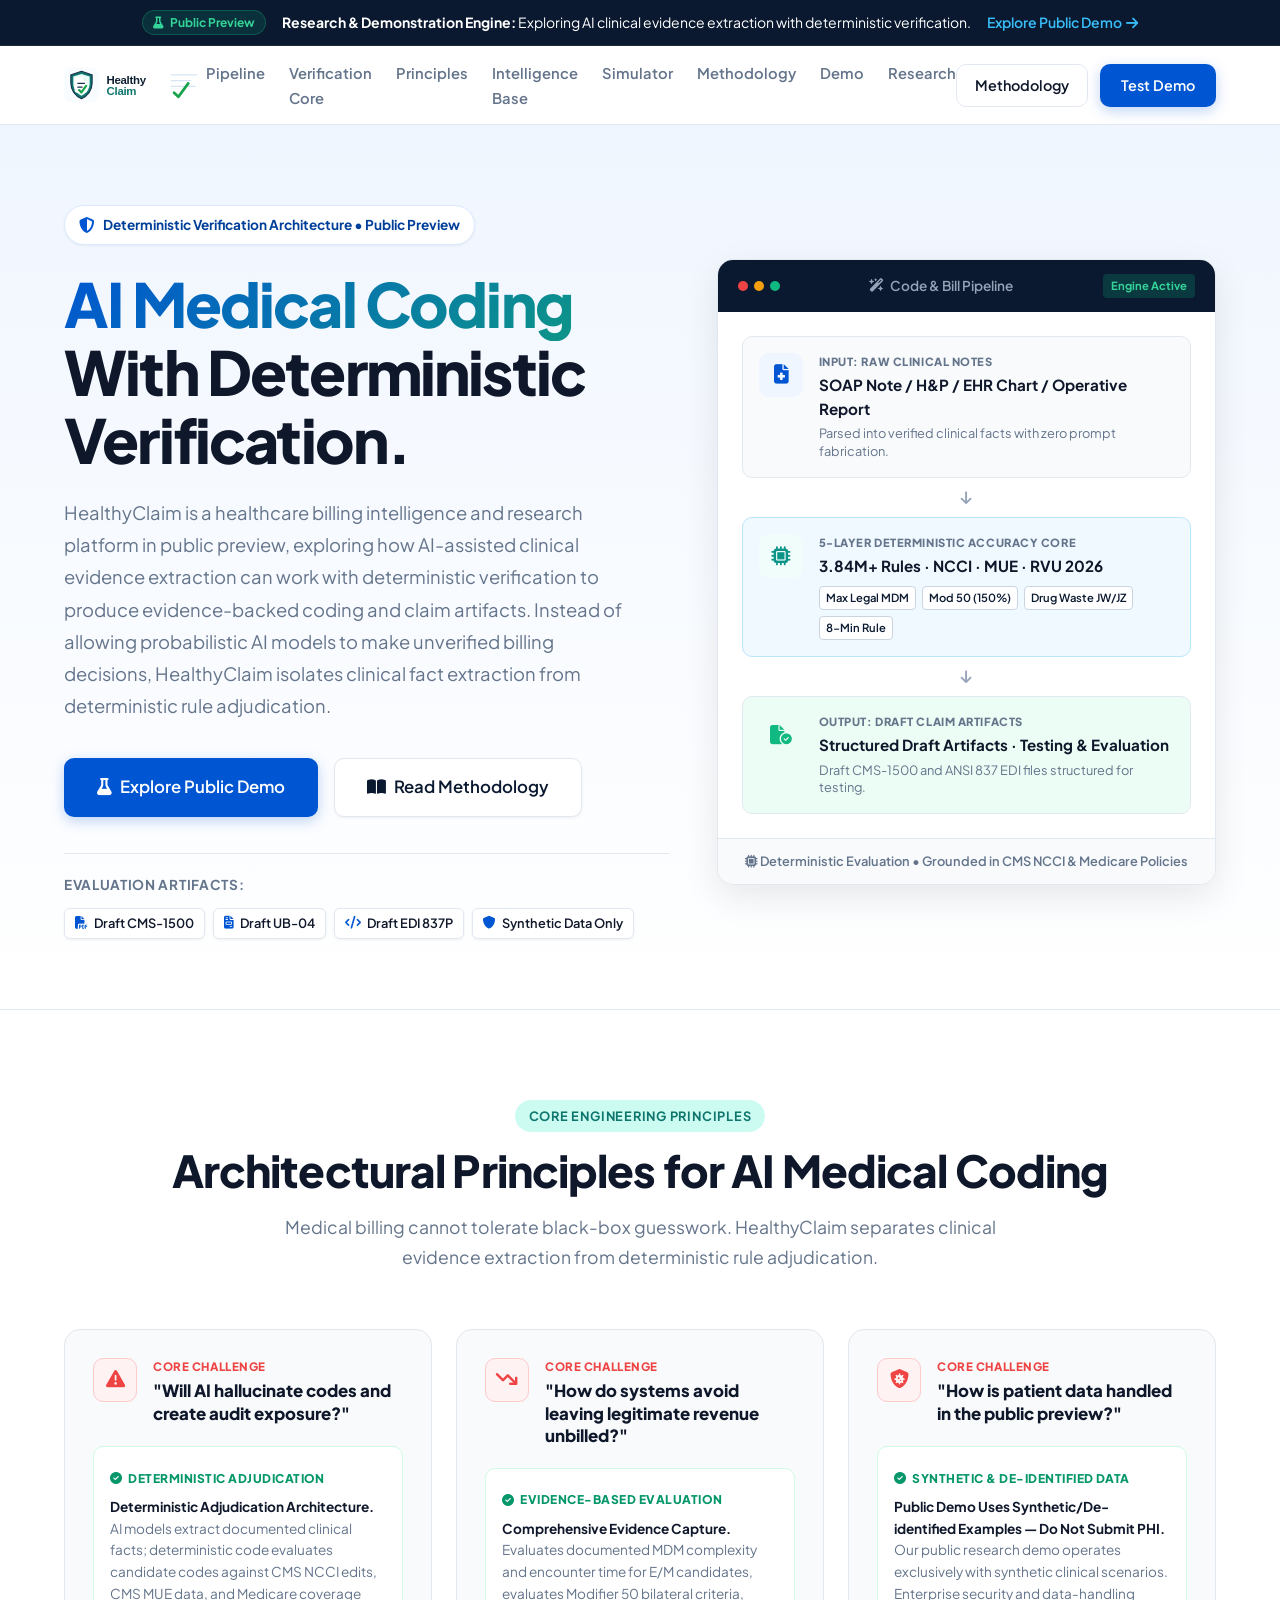
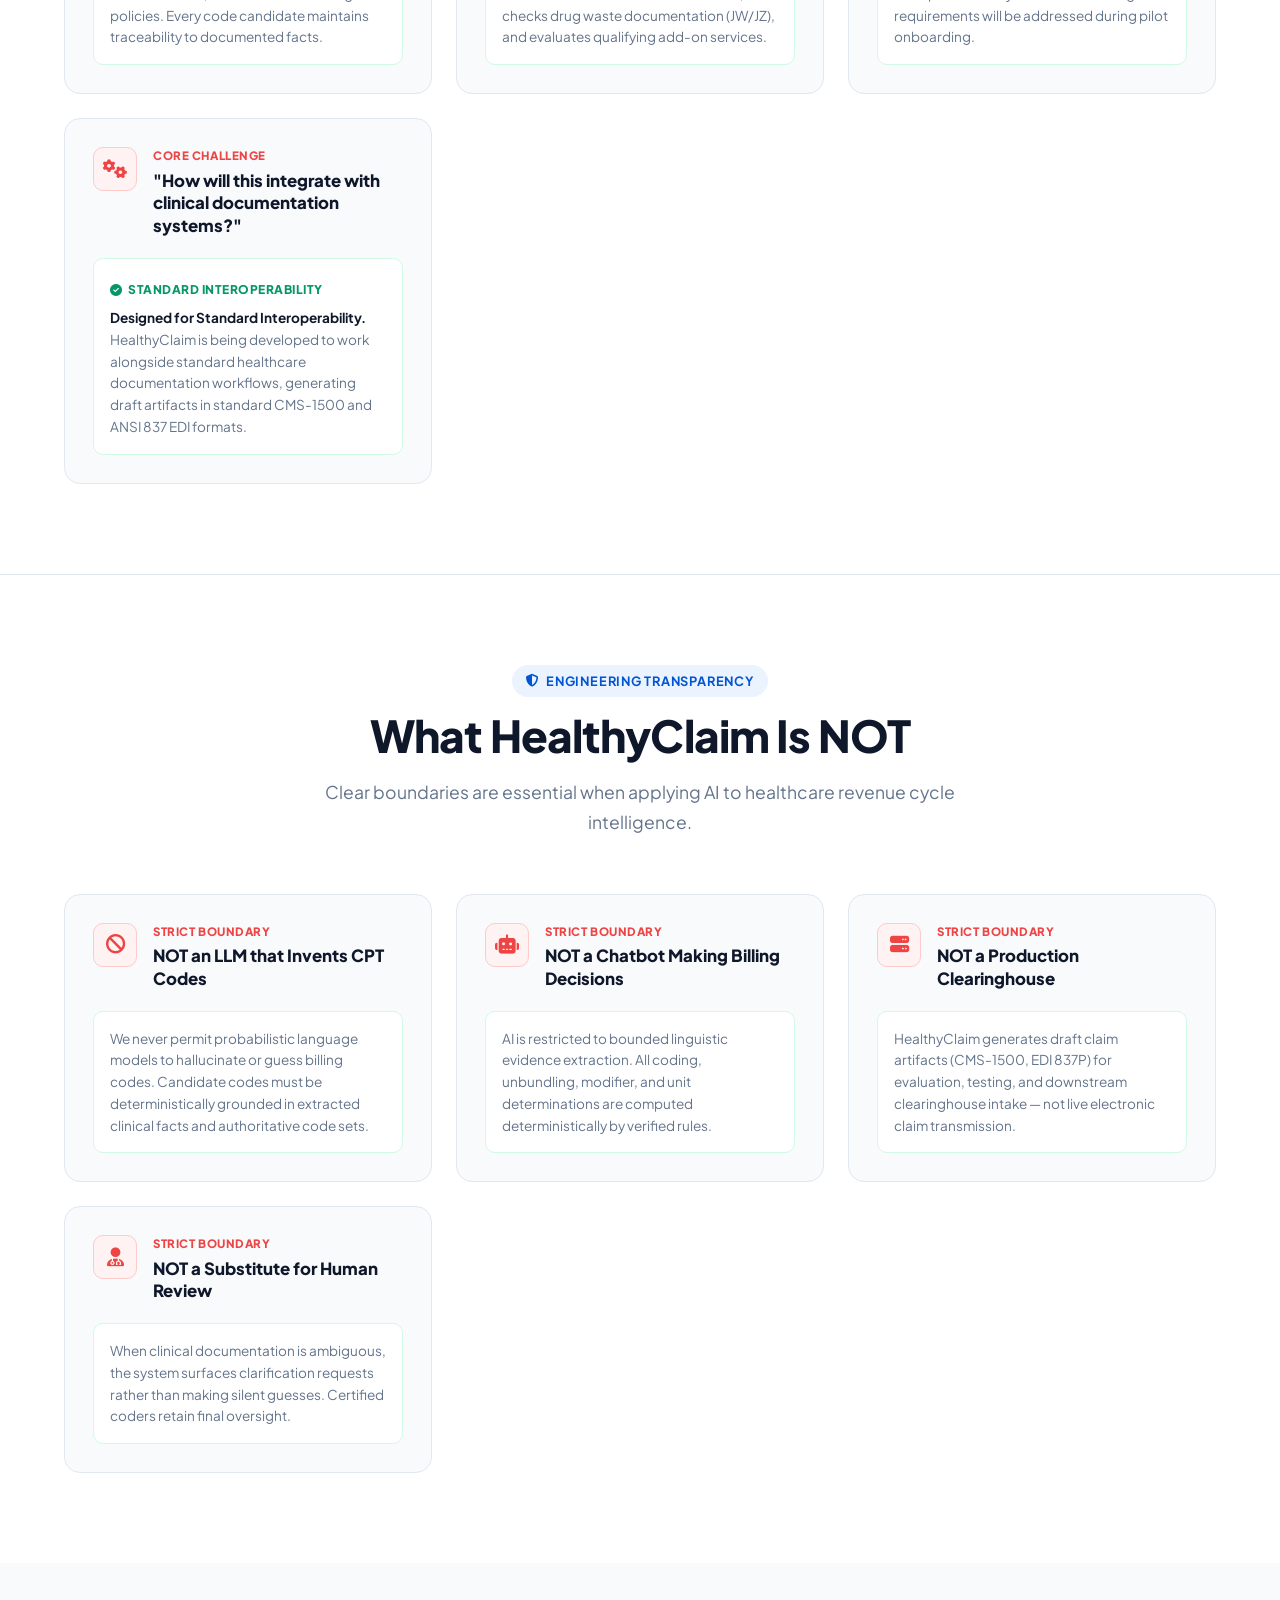
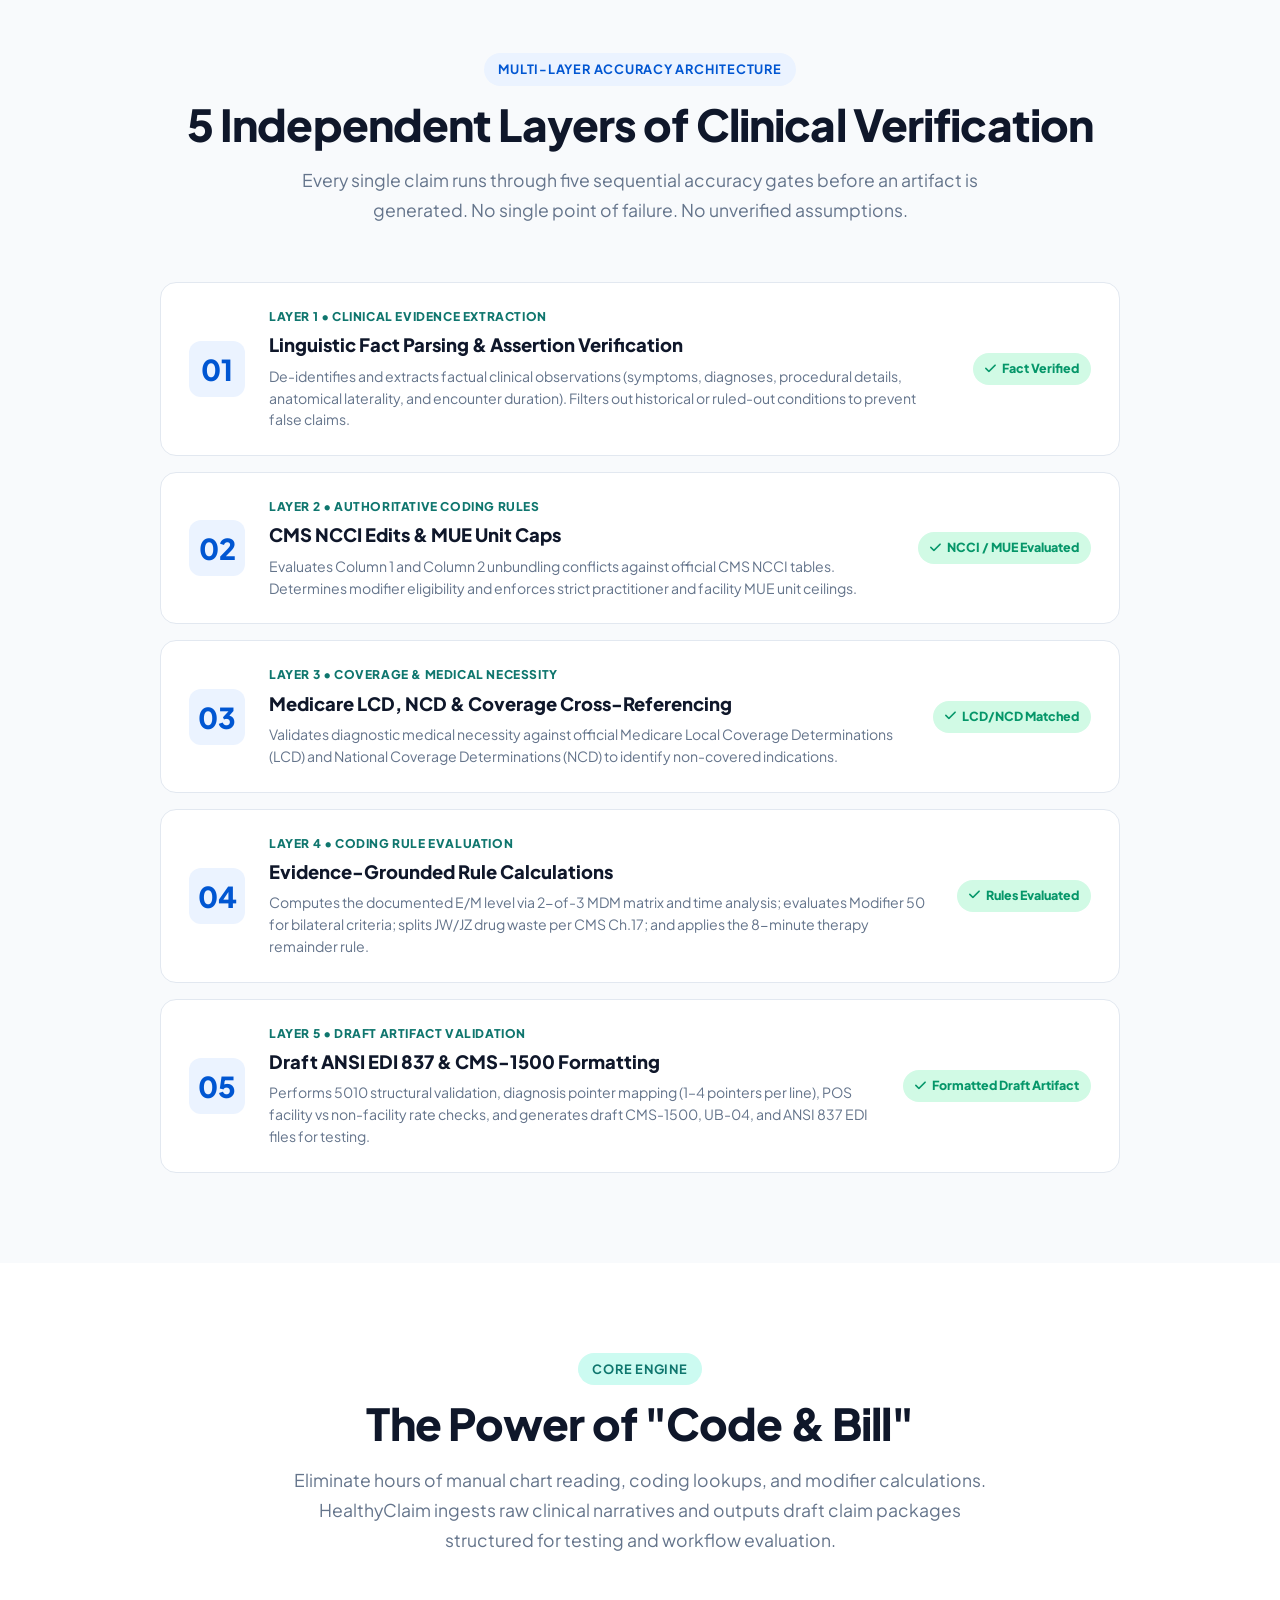
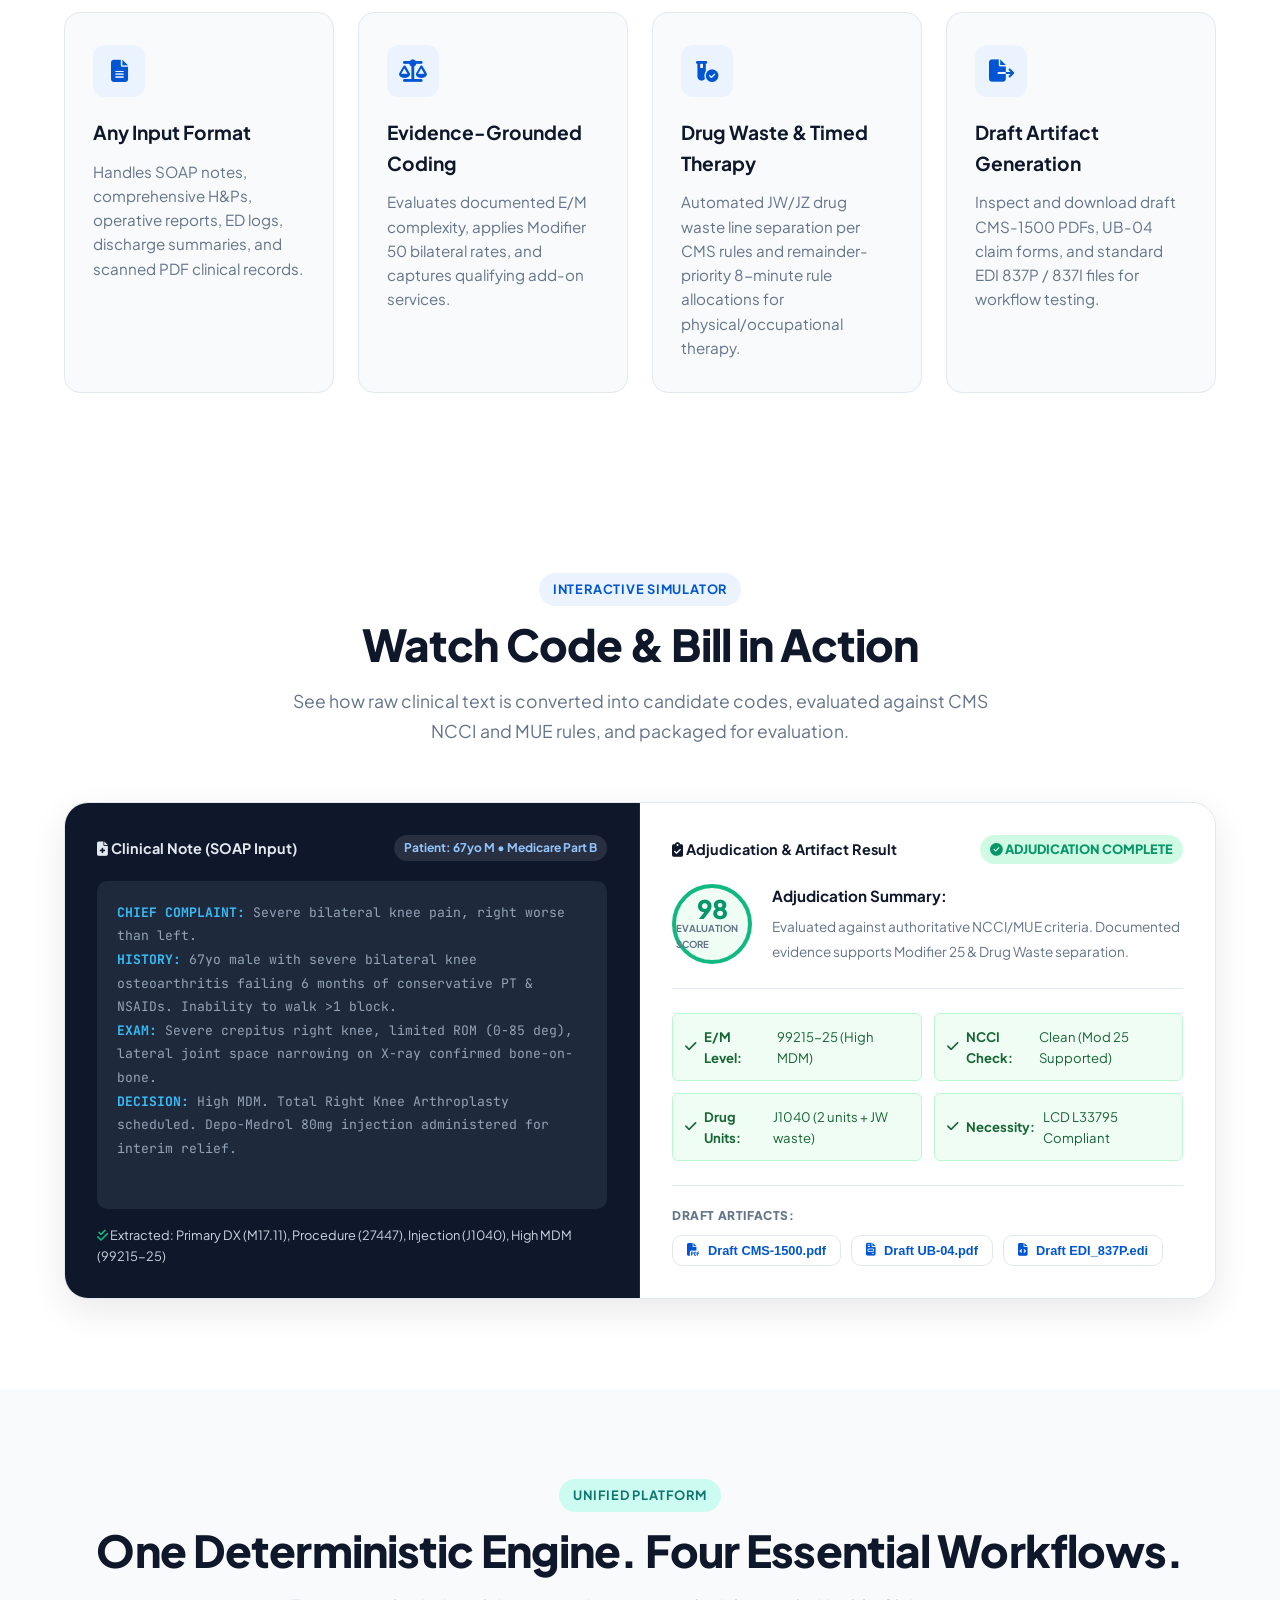
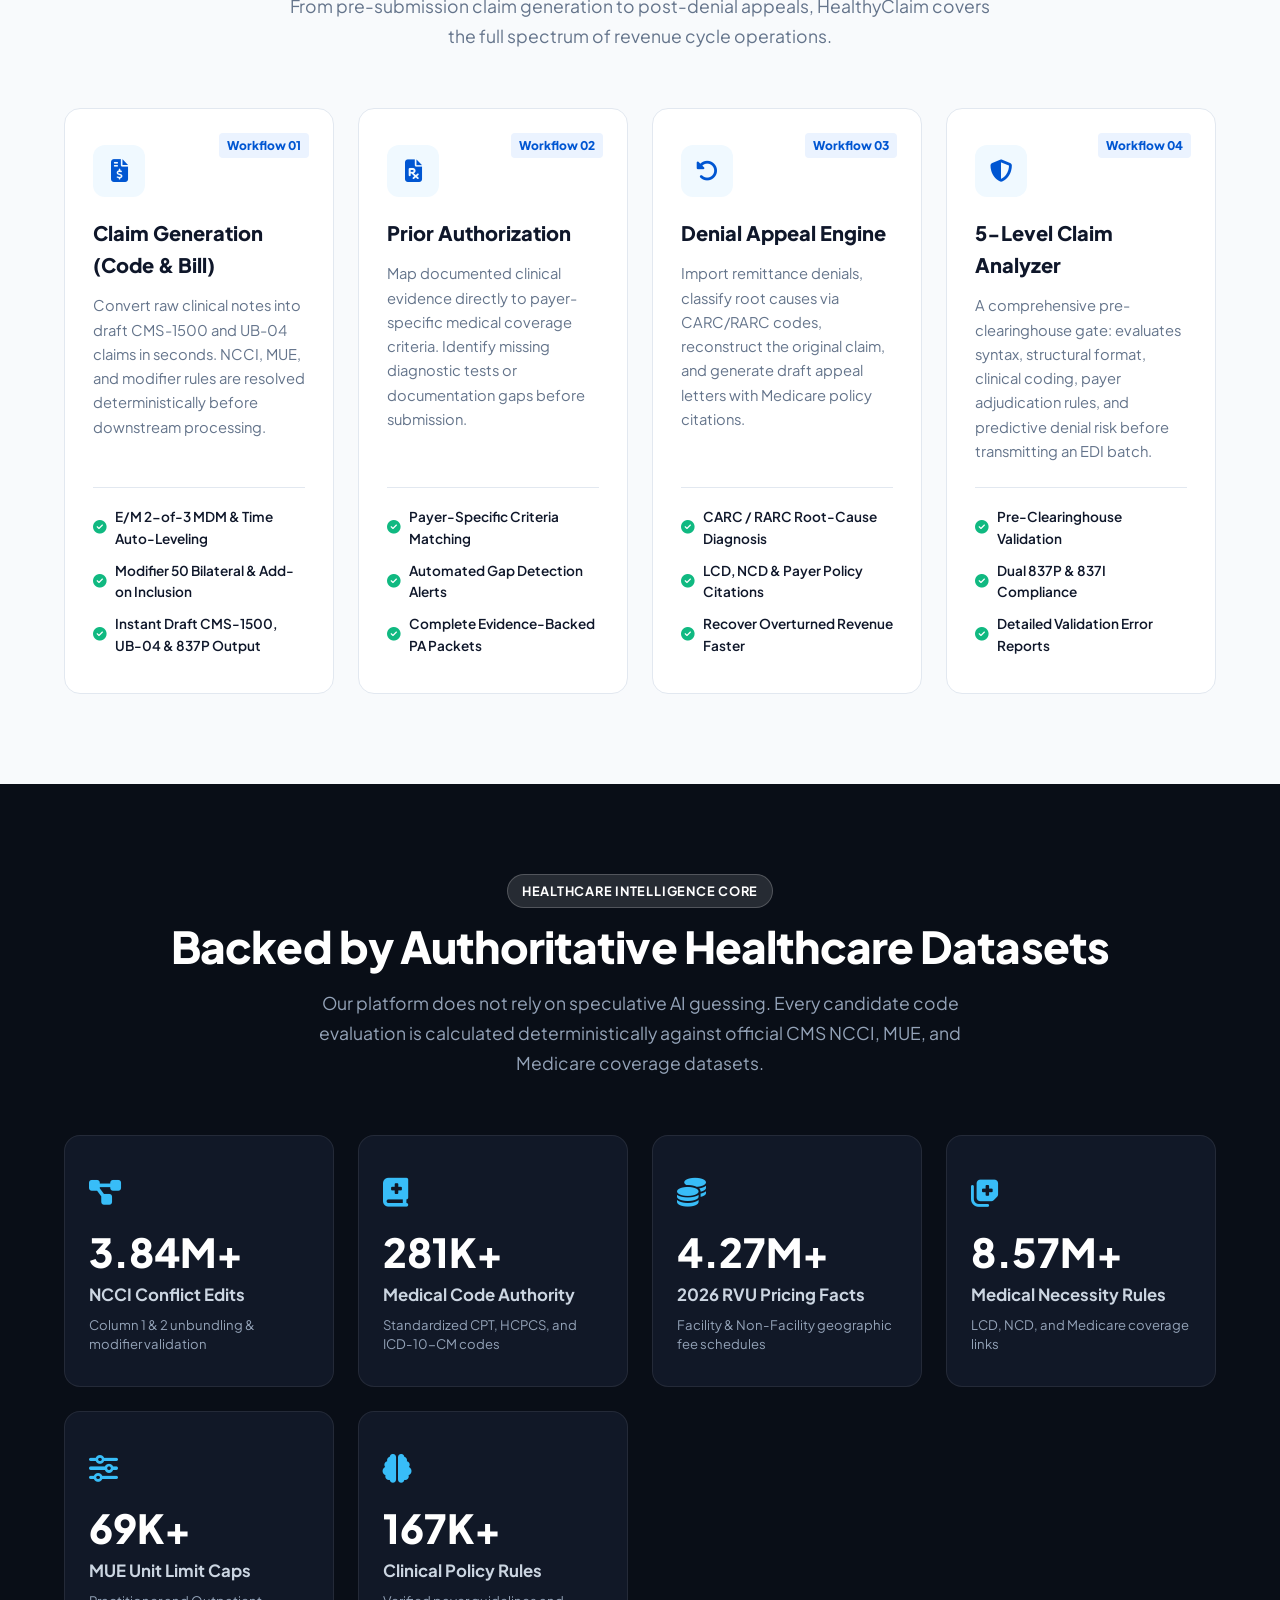
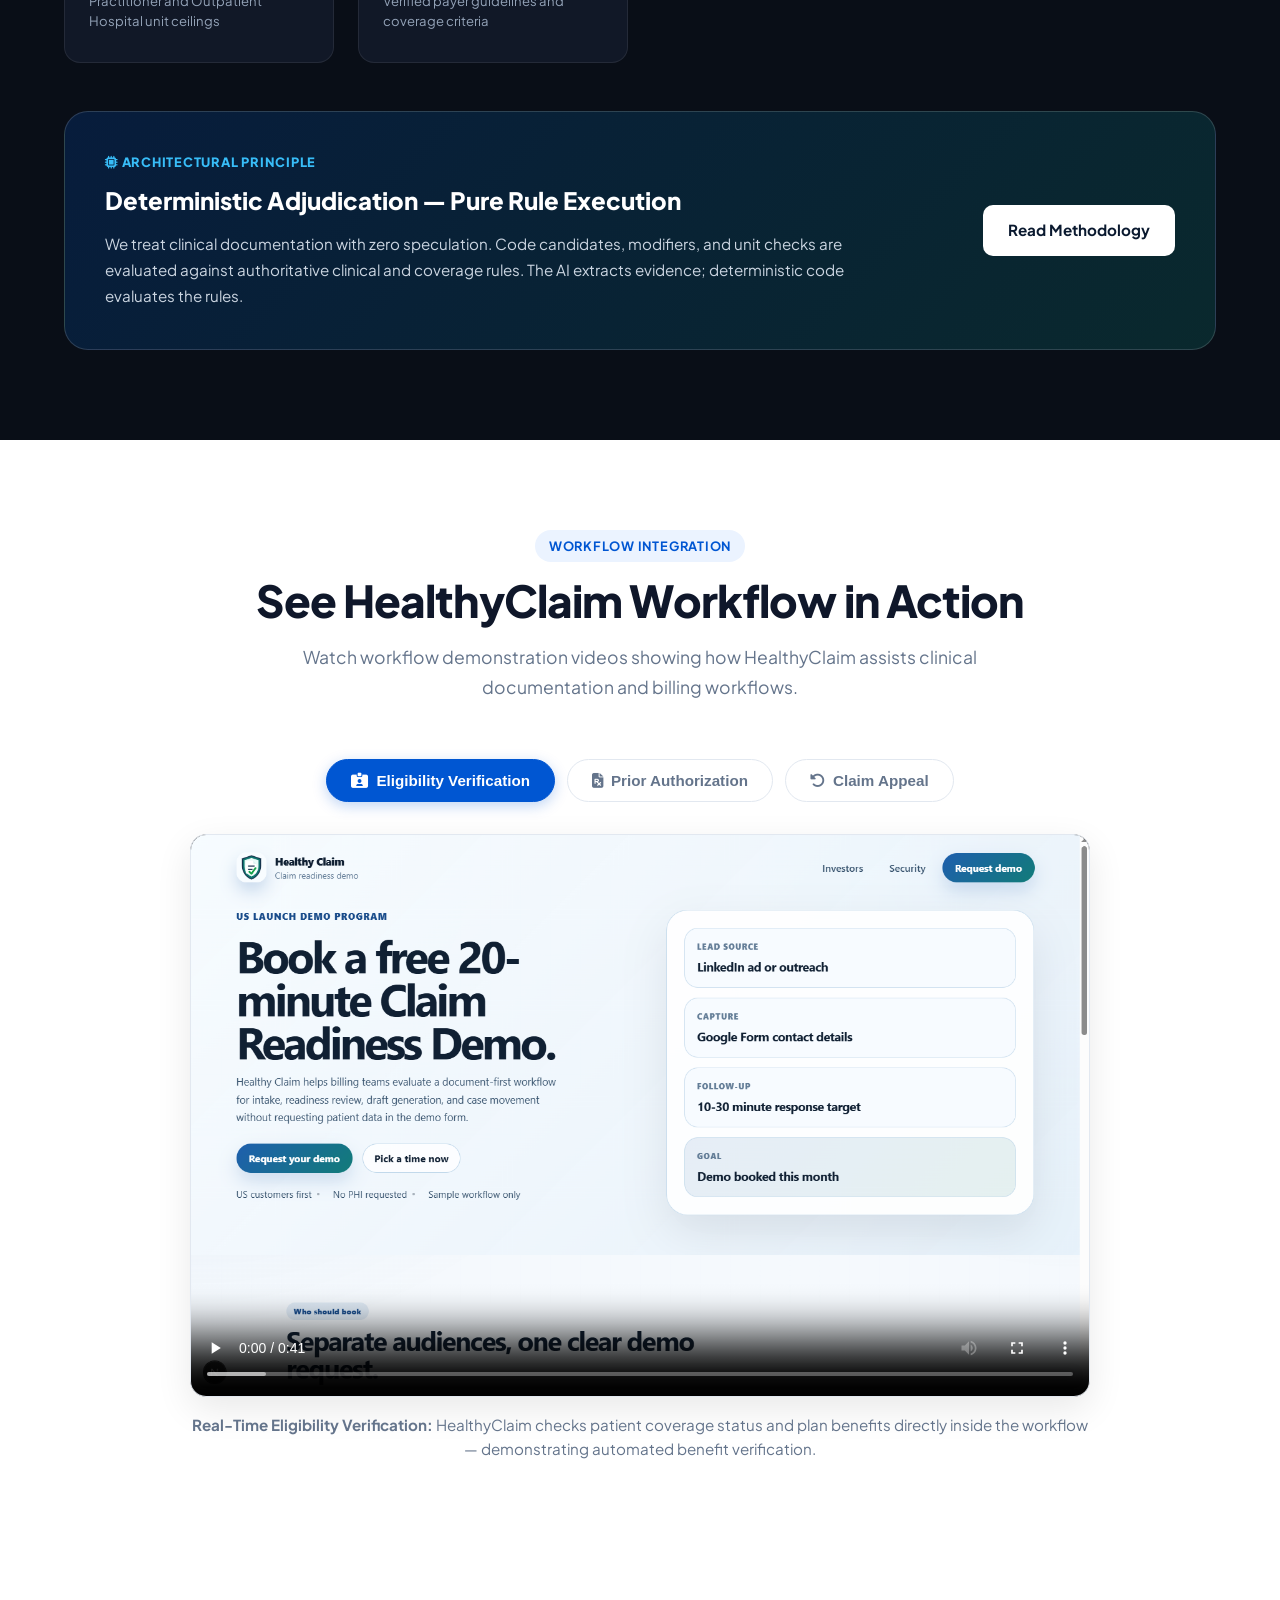
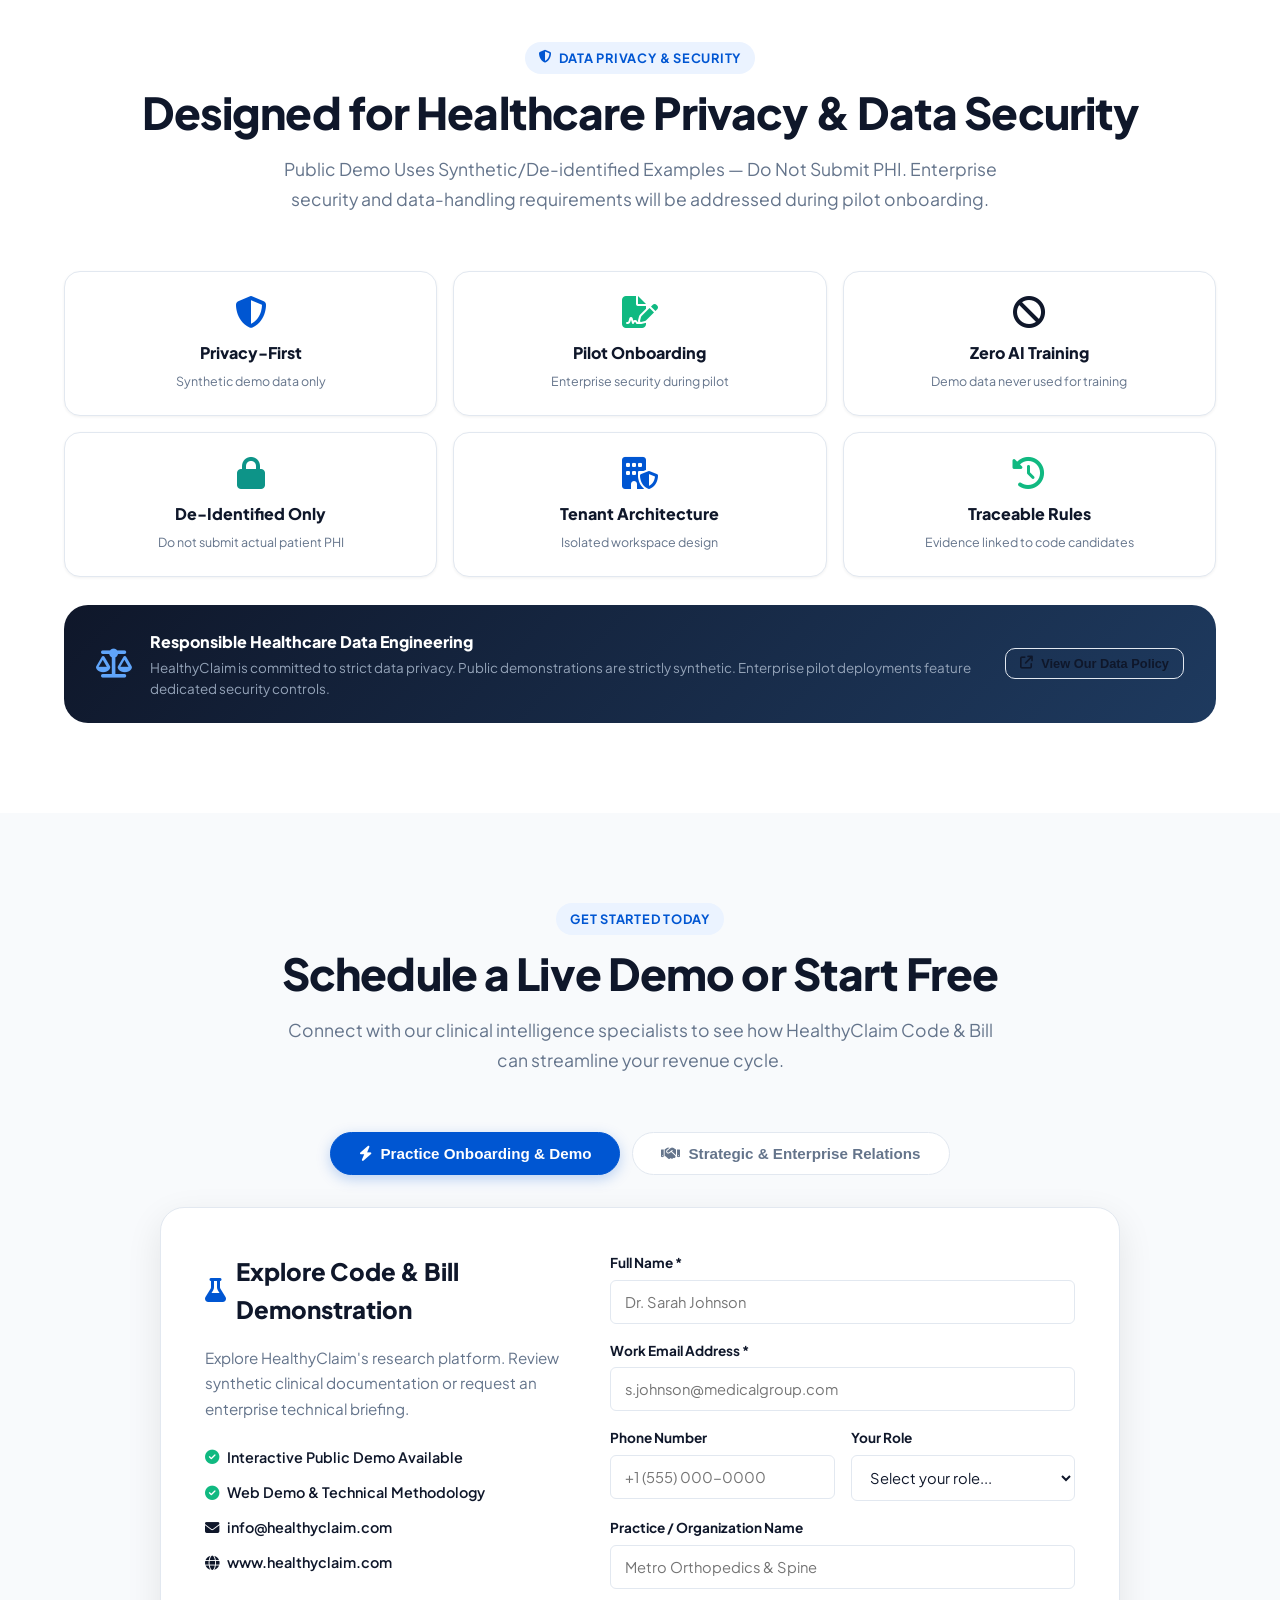
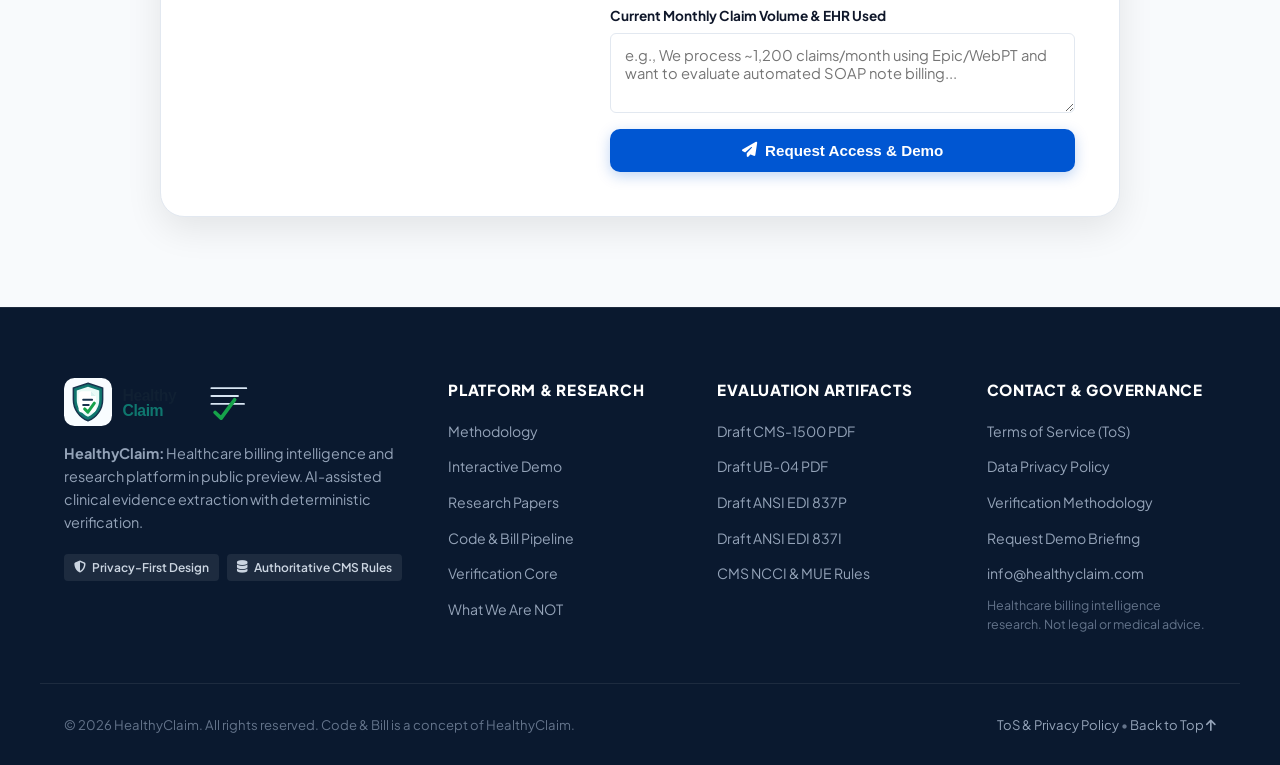
<file: index.html>
<!DOCTYPE html>
<html lang="en">
<head>
    <meta charset="UTF-8">
    <meta name="viewport" content="width=device-width, initial-scale=1.0">
    <title>HealthyClaim | AI Medical Coding &amp; Automated Claim Generation</title>
    <meta name="description" content="HealthyClaim is a healthcare billing intelligence and research platform in public preview, exploring how AI-assisted clinical evidence extraction can work with deterministic verification to produce evidence-backed coding and claim artifacts.">
    <meta name="keywords" content="AI medical coding, deterministic medical coding, automated claim generation, NCCI edits, MUE validation, CMS-1500, EDI 837P, clinical evidence extraction, medical billing intelligence">
    <meta property="og:title" content="HealthyClaim | AI Medical Coding &amp; Automated Claim Generation">
    <meta property="og:description" content="Explore how AI-assisted clinical evidence extraction works with deterministic rule verification to produce evidence-backed coding and claim artifacts. Public preview.">
    <meta property="og:image" content="https://healthyclaim.com/og-image.png">
    <meta property="og:url" content="https://healthyclaim.com/">
    <meta name="twitter:card" content="summary_large_image">
    <link rel="canonical" href="https://healthyclaim.com/">
    <link rel="stylesheet" href="style.css">
    <link rel="preconnect" href="https://fonts.googleapis.com">
    <link rel="preconnect" href="https://fonts.gstatic.com" crossorigin>
    <link href="https://fonts.googleapis.com/css2?family=Plus+Jakarta+Sans:wght@400;500;600;700;800&family=Inter:wght@400;500;600;700&family=JetBrains+Mono:wght@400;500;600&display=swap" rel="stylesheet">
    <link rel="stylesheet" href="https://cdnjs.cloudflare.com/ajax/libs/font-awesome/6.5.0/css/all.min.css">
    
    <!-- JSON-LD Schema -->
    <script type="application/ld+json">
    {
      "@context": "https://schema.org",
      "@graph": [
        {
          "@type": "Organization",
          "@id": "https://healthyclaim.com/#organization",
          "name": "HealthyClaim",
          "url": "https://healthyclaim.com",
          "logo": "https://healthyclaim.com/healthy-claim-logo.svg",
          "description": "Healthcare billing intelligence and research platform in public preview."
        },
        {
          "@type": "WebSite",
          "@id": "https://healthyclaim.com/#website",
          "url": "https://healthyclaim.com",
          "name": "HealthyClaim",
          "publisher": {
            "@id": "https://healthyclaim.com/#organization"
          }
        }
      ]
    }
    </script>
</head>
<body>

    <!-- ===================== TOP ANNOUNCEMENT ===================== -->
    <div class="announcement-bar">
        <div class="container announcement-inner">
            <span class="pulse-tag"><i class="fa-solid fa-flask"></i> Public Preview</span>
            <span class="announcement-text"><strong>Research &amp; Demonstration Engine:</strong> Exploring AI clinical evidence extraction with deterministic verification.</span>
            <a href="#simulator" class="announcement-link">Explore Public Demo <i class="fa-solid fa-arrow-right"></i></a>
        </div>
    </div>

    <!-- ===================== NAVBAR ===================== -->
    <nav class="navbar" id="top">
        <div class="container nav-container">
            <a href="#top" class="logo-link">
                <img src="healthy-claim-logo.svg" alt="HealthyClaim Logo" class="logo-img">
            </a>
            <ul class="nav-links">
                <li><a href="#code-and-bill">Pipeline</a></li>
                <li><a href="#accuracy-layers">Verification Core</a></li>
                <li><a href="#what-not">Principles</a></li>
                <li><a href="#database-power">Intelligence Base</a></li>
                <li><a href="#simulator">Simulator</a></li>
                <li><a href="/methodology/">Methodology</a></li>
                <li><a href="/demo/">Demo</a></li>
                <li><a href="/research/">Research</a></li>
            </ul>
            <div class="nav-actions">
                <a href="/methodology/" class="btn btn-outline-nav">Methodology</a>
                <a href="#simulator" class="btn btn-primary nav-cta">Test Demo</a>
                <button class="mobile-toggle" aria-label="Toggle menu"><i class="fa-solid fa-bars"></i></button>
            </div>
        </div>
    </nav>

    <!-- ===================== HERO SECTION ===================== -->
    <header class="hero">
        <div class="container hero-container">
            <div class="hero-content">
                <div class="hero-badge">
                    <span class="badge-icon"><i class="fa-solid fa-shield-halved"></i></span>
                    <span class="badge-text">Deterministic Verification Architecture &bull; Public Preview</span>
                </div>
                <h1 class="hero-title">
                    <span class="hero-slogan">AI Medical Coding</span><br>
                    With Deterministic Verification.
                </h1>
                <p class="hero-subtitle">
                    HealthyClaim is a healthcare billing intelligence and research platform in public preview, exploring how AI-assisted clinical evidence extraction can work with deterministic verification to produce evidence-backed coding and claim artifacts. Instead of allowing probabilistic AI models to make unverified billing decisions, HealthyClaim isolates clinical fact extraction from deterministic rule adjudication.
                </p>

                <div class="hero-cta-group">
                    <a href="#simulator" class="btn btn-primary btn-lg">
                        <i class="fa-solid fa-flask"></i> Explore Public Demo
                    </a>
                    <a href="/methodology/" class="btn btn-secondary btn-lg">
                        <i class="fa-solid fa-book-open"></i> Read Methodology
                    </a>
                </div>

                <!-- Trust Strip / Key Formats -->
                <div class="hero-formats">
                    <span class="format-label">Evaluation Artifacts:</span>
                    <div class="format-tags">
                        <span class="fmt-pill"><i class="fa-solid fa-file-pdf"></i> Draft CMS-1500</span>
                        <span class="fmt-pill"><i class="fa-solid fa-file-invoice"></i> Draft UB-04</span>
                        <span class="fmt-pill"><i class="fa-solid fa-code"></i> Draft EDI 837P</span>
                        <span class="fmt-pill"><i class="fa-solid fa-shield"></i> Synthetic Data Only</span>
                    </div>
                </div>
            </div>

            <!-- Hero Visual / Live Code & Bill Flow Card -->
            <div class="hero-visual">
                <div class="engine-card">
                    <div class="engine-header">
                        <div class="engine-dots">
                            <span class="dot red"></span>
                            <span class="dot yellow"></span>
                            <span class="dot green"></span>
                        </div>
                        <span class="engine-title"><i class="fa-solid fa-wand-magic-sparkles"></i> Code &amp; Bill Pipeline</span>
                        <span class="engine-status">Engine Active</span>
                    </div>
                    
                    <div class="engine-body">
                        <!-- Step 1: Input -->
                        <div class="engine-step">
                            <div class="step-icon-wrap input-color">
                                <i class="fa-solid fa-file-medical"></i>
                            </div>
                            <div class="step-content">
                                <div class="step-label">INPUT: RAW CLINICAL NOTES</div>
                                <div class="step-title">SOAP Note / H&amp;P / EHR Chart / Operative Report</div>
                                <div class="step-desc">Parsed into verified clinical facts with zero prompt fabrication.</div>
                            </div>
                        </div>

                        <div class="engine-connector">
                            <i class="fa-solid fa-arrow-down"></i>
                        </div>

                        <!-- Step 2: Processing -->
                        <div class="engine-step active-step">
                            <div class="step-icon-wrap engine-color">
                                <i class="fa-solid fa-microchip"></i>
                            </div>
                            <div class="step-content">
                                <div class="step-label">5-LAYER DETERMINISTIC ACCURACY CORE</div>
                                <div class="step-title">3.84M+ Rules &middot; NCCI &middot; MUE &middot; RVU 2026</div>
                                <div class="step-tags">
                                    <span class="mini-tag">Max Legal MDM</span>
                                    <span class="mini-tag">Mod 50 (150%)</span>
                                    <span class="mini-tag">Drug Waste JW/JZ</span>
                                    <span class="mini-tag">8-Min Rule</span>
                                </div>
                            </div>
                        </div>

                        <div class="engine-connector">
                            <i class="fa-solid fa-arrow-down"></i>
                        </div>

                        <!-- Step 3: Output -->
                        <div class="engine-step output-color">
                            <div class="step-icon-wrap output-color">
                                <i class="fa-solid fa-file-circle-check"></i>
                            </div>
                            <div class="step-content">
                                <div class="step-label">OUTPUT: DRAFT CLAIM ARTIFACTS</div>
                                <div class="step-title">Structured Draft Artifacts &middot; Testing &amp; Evaluation</div>
                                <div class="step-desc">Draft CMS-1500 and ANSI 837 EDI files structured for testing.</div>
                            </div>
                        </div>
                    </div>
                    
                    <div class="engine-footer">
                        <span><i class="fa-solid fa-microchip"></i> Deterministic Evaluation &bull; Grounded in CMS NCCI &amp; Medicare Policies</span>
                    </div>
                </div>
            </div>
        </div>
    </header>

    <!-- ===================== ARCHITECTURAL PRINCIPLES ===================== -->
    <section class="section zero-fear-section" id="principles">
        <div class="container">
            <div class="section-header text-center">
                <span class="badge badge-accent">Core Engineering Principles</span>
                <h2 class="section-title">Architectural Principles for AI Medical Coding</h2>
                <p class="section-subtitle">
                    Medical billing cannot tolerate black-box guesswork. HealthyClaim separates clinical evidence extraction from deterministic rule adjudication.
                </p>
            </div>

            <div class="fear-grid">
                <div class="fear-card">
                    <div class="fear-header">
                        <div class="fear-icon fear-wrong"><i class="fa-solid fa-triangle-exclamation"></i></div>
                        <div>
                            <span class="fear-tag">Core Challenge</span>
                            <h4>"Will AI hallucinate codes and create audit exposure?"</h4>
                        </div>
                    </div>
                    <div class="fear-answer">
                        <div class="answer-badge"><i class="fa-solid fa-circle-check"></i> Deterministic Adjudication</div>
                        <p><strong>Deterministic Adjudication Architecture.</strong> AI models extract documented clinical facts; deterministic code evaluates candidate codes against CMS NCCI edits, CMS MUE data, and Medicare coverage policies. Every code candidate maintains traceability to documented facts.</p>
                    </div>
                </div>

                <div class="fear-card">
                    <div class="fear-header">
                        <div class="fear-icon fear-wrong"><i class="fa-solid fa-arrow-trend-down"></i></div>
                        <div>
                            <span class="fear-tag">Core Challenge</span>
                            <h4>"How do systems avoid leaving legitimate revenue unbilled?"</h4>
                        </div>
                    </div>
                    <div class="fear-answer">
                        <div class="answer-badge"><i class="fa-solid fa-circle-check"></i> Evidence-Based Evaluation</div>
                        <p><strong>Comprehensive Evidence Capture.</strong> Evaluates documented MDM complexity and encounter time for E/M candidates, evaluates Modifier 50 bilateral criteria, checks drug waste documentation (JW/JZ), and evaluates qualifying add-on services.</p>
                    </div>
                </div>

                <div class="fear-card">
                    <div class="fear-header">
                        <div class="fear-icon fear-wrong"><i class="fa-solid fa-shield-virus"></i></div>
                        <div>
                            <span class="fear-tag">Core Challenge</span>
                            <h4>"How is patient data handled in the public preview?"</h4>
                        </div>
                    </div>
                    <div class="fear-answer">
                        <div class="answer-badge"><i class="fa-solid fa-circle-check"></i> Synthetic &amp; De-identified Data</div>
                        <p><strong>Public Demo Uses Synthetic/De-identified Examples &mdash; Do Not Submit PHI.</strong> Our public research demo operates exclusively with synthetic clinical scenarios. Enterprise security and data-handling requirements will be addressed during pilot onboarding.</p>
                    </div>
                </div>

                <div class="fear-card">
                    <div class="fear-header">
                        <div class="fear-icon fear-wrong"><i class="fa-solid fa-gears"></i></div>
                        <div>
                            <span class="fear-tag">Core Challenge</span>
                            <h4>"How will this integrate with clinical documentation systems?"</h4>
                        </div>
                    </div>
                    <div class="fear-answer">
                        <div class="answer-badge"><i class="fa-solid fa-circle-check"></i> Standard Interoperability</div>
                        <p><strong>Designed for Standard Interoperability.</strong> HealthyClaim is being developed to work alongside standard healthcare documentation workflows, generating draft artifacts in standard CMS-1500 and ANSI 837 EDI formats.</p>
                    </div>
                </div>
            </div>
        </div>
    </section>

    <!-- ===================== WHAT HEALTHYCLAIM IS NOT ===================== -->
    <section class="section what-we-are-not-section" id="what-not">
        <div class="container">
            <div class="section-header text-center">
                <span class="badge badge-primary"><i class="fa-solid fa-shield-halved"></i> Engineering Transparency</span>
                <h2 class="section-title">What HealthyClaim Is NOT</h2>
                <p class="section-subtitle">
                    Clear boundaries are essential when applying AI to healthcare revenue cycle intelligence.
                </p>
            </div>
            <div class="fear-grid">
                <div class="fear-card">
                    <div class="fear-header">
                        <div class="fear-icon fear-wrong"><i class="fa-solid fa-ban"></i></div>
                        <div>
                            <span class="fear-tag">Strict Boundary</span>
                            <h4>NOT an LLM that Invents CPT Codes</h4>
                        </div>
                    </div>
                    <div class="fear-answer">
                        <p>We never permit probabilistic language models to hallucinate or guess billing codes. Candidate codes must be deterministically grounded in extracted clinical facts and authoritative code sets.</p>
                    </div>
                </div>

                <div class="fear-card">
                    <div class="fear-header">
                        <div class="fear-icon fear-wrong"><i class="fa-solid fa-robot"></i></div>
                        <div>
                            <span class="fear-tag">Strict Boundary</span>
                            <h4>NOT a Chatbot Making Billing Decisions</h4>
                        </div>
                    </div>
                    <div class="fear-answer">
                        <p>AI is restricted to bounded linguistic evidence extraction. All coding, unbundling, modifier, and unit determinations are computed deterministically by verified rules.</p>
                    </div>
                </div>

                <div class="fear-card">
                    <div class="fear-header">
                        <div class="fear-icon fear-wrong"><i class="fa-solid fa-server"></i></div>
                        <div>
                            <span class="fear-tag">Strict Boundary</span>
                            <h4>NOT a Production Clearinghouse</h4>
                        </div>
                    </div>
                    <div class="fear-answer">
                        <p>HealthyClaim generates draft claim artifacts (CMS-1500, EDI 837P) for evaluation, testing, and downstream clearinghouse intake &mdash; not live electronic claim transmission.</p>
                    </div>
                </div>

                <div class="fear-card">
                    <div class="fear-header">
                        <div class="fear-icon fear-wrong"><i class="fa-solid fa-user-doctor"></i></div>
                        <div>
                            <span class="fear-tag">Strict Boundary</span>
                            <h4>NOT a Substitute for Human Review</h4>
                        </div>
                    </div>
                    <div class="fear-answer">
                        <p>When clinical documentation is ambiguous, the system surfaces clarification requests rather than making silent guesses. Certified coders retain final oversight.</p>
                    </div>
                </div>
            </div>
        </div>
    </section>

    <!-- ===================== 5-LAYER ACCURACY ARCHITECTURE ===================== -->
    <section class="section accuracy-section" id="accuracy-layers">
        <div class="container">
            <div class="section-header text-center">
                <span class="badge badge-primary">Multi-Layer Accuracy Architecture</span>
                <h2 class="section-title">5 Independent Layers of Clinical Verification</h2>
                <p class="section-subtitle">
                    Every single claim runs through five sequential accuracy gates before an artifact is generated. No single point of failure. No unverified assumptions.
                </p>
            </div>

            <div class="accuracy-layers-list">
                <!-- Layer 1 -->
                <div class="layer-card">
                    <div class="layer-num">01</div>
                    <div class="layer-content">
                        <div class="layer-tag">Layer 1 &bull; Clinical Evidence Extraction</div>
                        <h3>Linguistic Fact Parsing &amp; Assertion Verification</h3>
                        <p>De-identifies and extracts factual clinical observations (symptoms, diagnoses, procedural details, anatomical laterality, and encounter duration). Filters out historical or ruled-out conditions to prevent false claims.</p>
                    </div>
                    <div class="layer-badge"><i class="fa-solid fa-check"></i> Fact Verified</div>
                </div>

                <!-- Layer 2 -->
                <div class="layer-card">
                    <div class="layer-num">02</div>
                    <div class="layer-content">
                        <div class="layer-tag">Layer 2 &bull; Authoritative Coding Rules</div>
                        <h3>CMS NCCI Edits &amp; MUE Unit Caps</h3>
                        <p>Evaluates Column 1 and Column 2 unbundling conflicts against official CMS NCCI tables. Determines modifier eligibility and enforces strict practitioner and facility MUE unit ceilings.</p>
                    </div>
                    <div class="layer-badge"><i class="fa-solid fa-check"></i> NCCI / MUE Evaluated</div>
                </div>

                <!-- Layer 3 -->
                <div class="layer-card">
                    <div class="layer-num">03</div>
                    <div class="layer-content">
                        <div class="layer-tag">Layer 3 &bull; Coverage &amp; Medical Necessity</div>
                        <h3>Medicare LCD, NCD &amp; Coverage Cross-Referencing</h3>
                        <p>Validates diagnostic medical necessity against official Medicare Local Coverage Determinations (LCD) and National Coverage Determinations (NCD) to identify non-covered indications.</p>
                    </div>
                    <div class="layer-badge"><i class="fa-solid fa-check"></i> LCD/NCD Matched</div>
                </div>

                <!-- Layer 4 -->
                <div class="layer-card">
                    <div class="layer-num">04</div>
                    <div class="layer-content">
                        <div class="layer-tag">Layer 4 &bull; Coding Rule Evaluation</div>
                        <h3>Evidence-Grounded Rule Calculations</h3>
                        <p>Computes the documented E/M level via 2-of-3 MDM matrix and time analysis; evaluates Modifier 50 for bilateral criteria; splits JW/JZ drug waste per CMS Ch.17; and applies the 8-minute therapy remainder rule.</p>
                    </div>
                    <div class="layer-badge"><i class="fa-solid fa-check"></i> Rules Evaluated</div>
                </div>

                <!-- Layer 5 -->
                <div class="layer-card">
                    <div class="layer-num">05</div>
                    <div class="layer-content">
                        <div class="layer-tag">Layer 5 &bull; Draft Artifact Validation</div>
                        <h3>Draft ANSI EDI 837 &amp; CMS-1500 Formatting</h3>
                        <p>Performs 5010 structural validation, diagnosis pointer mapping (1&ndash;4 pointers per line), POS facility vs non-facility rate checks, and generates draft CMS-1500, UB-04, and ANSI 837 EDI files for testing.</p>
                    </div>
                    <div class="layer-badge"><i class="fa-solid fa-check"></i> Formatted Draft Artifact</div>
                </div>
            </div>
        </div>
    </section>

    <!-- ===================== CODE & BILL SHOWCASE ===================== -->
    <section class="section code-and-bill-section" id="code-and-bill">
        <div class="container">
            <div class="section-header text-center">
                <span class="badge badge-accent">Core Engine</span>
                <h2 class="section-title">The Power of "Code &amp; Bill"</h2>
                <p class="section-subtitle">
                    Eliminate hours of manual chart reading, coding lookups, and modifier calculations. HealthyClaim ingests raw clinical narratives and outputs draft claim packages structured for testing and workflow evaluation.
                </p>
            </div>

            <div class="cb-features-grid">
                <div class="cb-card">
                    <div class="cb-icon"><i class="fa-solid fa-file-lines"></i></div>
                    <h3>Any Input Format</h3>
                    <p>Handles SOAP notes, comprehensive H&amp;Ps, operative reports, ED logs, discharge summaries, and scanned PDF clinical records.</p>
                </div>
                <div class="cb-card">
                    <div class="cb-icon"><i class="fa-solid fa-scale-balanced"></i></div>
                    <h3>Evidence-Grounded Coding</h3>
                    <p>Evaluates documented E/M complexity, applies Modifier 50 bilateral rates, and captures qualifying add-on services.</p>
                </div>
                <div class="cb-card">
                    <div class="cb-icon"><i class="fa-solid fa-vial-circle-check"></i></div>
                    <h3>Drug Waste &amp; Timed Therapy</h3>
                    <p>Automated JW/JZ drug waste line separation per CMS rules and remainder-priority 8-minute rule allocations for physical/occupational therapy.</p>
                </div>
                <div class="cb-card">
                    <div class="cb-icon"><i class="fa-solid fa-file-export"></i></div>
                    <h3>Draft Artifact Generation</h3>
                    <p>Inspect and download draft CMS-1500 PDFs, UB-04 claim forms, and standard EDI 837P / 837I files for workflow testing.</p>
                </div>
            </div>
        </div>
    </section>

    <!-- ===================== LIVE CODE & BILL SIMULATOR ===================== -->
    <section class="section simulator-section" id="simulator">
        <div class="container">
            <div class="section-header text-center">
                <span class="badge badge-primary">Interactive Simulator</span>
                <h2 class="section-title">Watch Code &amp; Bill in Action</h2>
                <p class="section-subtitle">
                    See how raw clinical text is converted into candidate codes, evaluated against CMS NCCI and MUE rules, and packaged for evaluation.
                </p>
            </div>

            <div class="simulator-box">
                <div class="sim-left">
                    <div class="sim-pane-header">
                        <span><i class="fa-solid fa-file-medical"></i> Clinical Note (SOAP Input)</span>
                        <span class="sim-badge">Patient: 67yo M &bull; Medicare Part B</span>
                    </div>
                    <div class="sim-code-preview">
                        <p class="code-line"><span class="kwd">CHIEF COMPLAINT:</span> Severe bilateral knee pain, right worse than left.</p>
                        <p class="code-line"><span class="kwd">HISTORY:</span> 67yo male with severe bilateral knee osteoarthritis failing 6 months of conservative PT &amp; NSAIDs. Inability to walk >1 block.</p>
                        <p class="code-line"><span class="kwd">EXAM:</span> Severe crepitus right knee, limited ROM (0-85 deg), lateral joint space narrowing on X-ray confirmed bone-on-bone.</p>
                        <p class="code-line"><span class="kwd">DECISION:</span> High MDM. Total Right Knee Arthroplasty scheduled. Depo-Medrol 80mg injection administered for interim relief.</p>
                    </div>
                    <div class="sim-note-footer">
                        <span><i class="fa-solid fa-check-double text-green"></i> Extracted: Primary DX (M17.11), Procedure (27447), Injection (J1040), High MDM (99215-25)</span>
                    </div>
                </div>

                <div class="sim-right">
                    <div class="sim-pane-header">
                        <span><i class="fa-solid fa-clipboard-check"></i> Adjudication &amp; Artifact Result</span>
                        <span class="sim-status-pass"><i class="fa-solid fa-circle-check"></i> ADJUDICATION COMPLETE</span>
                    </div>
                    
                    <div class="sim-results">
                        <div class="sim-score-row">
                            <div class="score-pill-box">
                                <span class="score-num">98</span>
                                <span class="score-title">Evaluation Score</span>
                            </div>
                            <div class="score-details">
                                <strong>Adjudication Summary:</strong>
                                <span>Evaluated against authoritative NCCI/MUE criteria. Documented evidence supports Modifier 25 &amp; Drug Waste separation.</span>
                            </div>
                        </div>

                        <div class="sim-rules-grid">
                            <div class="sim-rule-item pass"><i class="fa-solid fa-check"></i> <strong>E/M Level:</strong> 99215-25 (High MDM)</div>
                            <div class="sim-rule-item pass"><i class="fa-solid fa-check"></i> <strong>NCCI Check:</strong> Clean (Mod 25 Supported)</div>
                            <div class="sim-rule-item pass"><i class="fa-solid fa-check"></i> <strong>Drug Units:</strong> J1040 (2 units + JW waste)</div>
                            <div class="sim-rule-item pass"><i class="fa-solid fa-check"></i> <strong>Necessity:</strong> LCD L33795 Compliant</div>
                        </div>

                        <div class="sim-download-bar">
                            <span class="download-label">Draft Artifacts:</span>
                            <div class="download-btns">
                                <button class="btn btn-sm btn-outline"><i class="fa-solid fa-file-pdf"></i> Draft CMS-1500.pdf</button>
                                <button class="btn btn-sm btn-outline"><i class="fa-solid fa-file-invoice"></i> Draft UB-04.pdf</button>
                                <button class="btn btn-sm btn-outline"><i class="fa-solid fa-file-code"></i> Draft EDI_837P.edi</button>
                            </div>
                        </div>
                    </div>
                </div>
            </div>
        </div>
    </section>

    <!-- ===================== 4 WORKFLOWS SECTION ===================== -->
    <section class="section workflows-section" id="workflows">
        <div class="container">
            <div class="section-header text-center">
                <span class="badge badge-accent">Unified Platform</span>
                <h2 class="section-title">One Deterministic Engine. Four Essential Workflows.</h2>
                <p class="section-subtitle">
                    From pre-submission claim generation to post-denial appeals, HealthyClaim covers the full spectrum of revenue cycle operations.
                </p>
            </div>

            <div class="workflows-grid">
                <!-- Workflow 1 -->
                <div class="wf-card">
                    <div class="wf-badge">Workflow 01</div>
                    <div class="wf-icon-box"><i class="fa-solid fa-file-invoice-dollar"></i></div>
                    <h3 class="wf-title">Claim Generation (Code &amp; Bill)</h3>
                    <p class="wf-desc">
                        Convert raw clinical notes into draft CMS-1500 and UB-04 claims in seconds. NCCI, MUE, and modifier rules are resolved deterministically before downstream processing.
                    </p>
                    <ul class="wf-list">
                        <li><i class="fa-solid fa-circle-check"></i> E/M 2-of-3 MDM &amp; Time Auto-Leveling</li>
                        <li><i class="fa-solid fa-circle-check"></i> Modifier 50 Bilateral &amp; Add-on Inclusion</li>
                        <li><i class="fa-solid fa-circle-check"></i> Instant Draft CMS-1500, UB-04 &amp; 837P Output</li>
                    </ul>
                </div>

                <!-- Workflow 2 -->
                <div class="wf-card">
                    <div class="wf-badge">Workflow 02</div>
                    <div class="wf-icon-box"><i class="fa-solid fa-file-prescription"></i></div>
                    <h3 class="wf-title">Prior Authorization</h3>
                    <p class="wf-desc">
                        Map documented clinical evidence directly to payer-specific medical coverage criteria. Identify missing diagnostic tests or documentation gaps before submission.
                    </p>
                    <ul class="wf-list">
                        <li><i class="fa-solid fa-circle-check"></i> Payer-Specific Criteria Matching</li>
                        <li><i class="fa-solid fa-circle-check"></i> Automated Gap Detection Alerts</li>
                        <li><i class="fa-solid fa-circle-check"></i> Complete Evidence-Backed PA Packets</li>
                    </ul>
                </div>

                <!-- Workflow 3 -->
                <div class="wf-card">
                    <div class="wf-badge">Workflow 03</div>
                    <div class="wf-icon-box"><i class="fa-solid fa-rotate-left"></i></div>
                    <h3 class="wf-title">Denial Appeal Engine</h3>
                    <p class="wf-desc">
                        Import remittance denials, classify root causes via CARC/RARC codes, reconstruct the original claim, and generate draft appeal letters with Medicare policy citations.
                    </p>
                    <ul class="wf-list">
                        <li><i class="fa-solid fa-circle-check"></i> CARC / RARC Root-Cause Diagnosis</li>
                        <li><i class="fa-solid fa-circle-check"></i> LCD, NCD &amp; Payer Policy Citations</li>
                        <li><i class="fa-solid fa-circle-check"></i> Recover Overturned Revenue Faster</li>
                    </ul>
                </div>

                <!-- Workflow 4 -->
                <div class="wf-card">
                    <div class="wf-badge">Workflow 04</div>
                    <div class="wf-icon-box"><i class="fa-solid fa-shield-halved"></i></div>
                    <h3 class="wf-title">5-Level Claim Analyzer</h3>
                    <p class="wf-desc">
                        A comprehensive pre-clearinghouse gate: evaluates syntax, structural format, clinical coding, payer adjudication rules, and predictive denial risk before transmitting an EDI batch.
                    </p>
                    <ul class="wf-list">
                        <li><i class="fa-solid fa-circle-check"></i> Pre-Clearinghouse Validation</li>
                        <li><i class="fa-solid fa-circle-check"></i> Dual 837P &amp; 837I Compliance</li>
                        <li><i class="fa-solid fa-circle-check"></i> Detailed Validation Error Reports</li>
                    </ul>
                </div>
            </div>
        </div>
    </section>

    <!-- ===================== DATABASE POWER / STATS ===================== -->
    <section class="section database-section" id="database-power">
        <div class="container">
            <div class="section-header text-center">
                <span class="badge badge-light">Healthcare Intelligence Core</span>
                <h2 class="section-title text-white">Backed by Authoritative Healthcare Datasets</h2>
                <p class="section-subtitle text-gray">
                    Our platform does not rely on speculative AI guessing. Every candidate code evaluation is calculated deterministically against official CMS NCCI, MUE, and Medicare coverage datasets.
                </p>
            </div>

            <div class="stats-grid">
                <div class="stat-card">
                    <div class="stat-icon"><i class="fa-solid fa-diagram-project"></i></div>
                    <div class="stat-number">3.84M+</div>
                    <div class="stat-label">NCCI Conflict Edits</div>
                    <div class="stat-sub">Column 1 &amp; 2 unbundling &amp; modifier validation</div>
                </div>

                <div class="stat-card">
                    <div class="stat-icon"><i class="fa-solid fa-book-medical"></i></div>
                    <div class="stat-number">281K+</div>
                    <div class="stat-label">Medical Code Authority</div>
                    <div class="stat-sub">Standardized CPT, HCPCS, and ICD-10-CM codes</div>
                </div>

                <div class="stat-card">
                    <div class="stat-icon"><i class="fa-solid fa-coins"></i></div>
                    <div class="stat-number">4.27M+</div>
                    <div class="stat-label">2026 RVU Pricing Facts</div>
                    <div class="stat-sub">Facility &amp; Non-Facility geographic fee schedules</div>
                </div>

                <div class="stat-card">
                    <div class="stat-icon"><i class="fa-solid fa-notes-medical"></i></div>
                    <div class="stat-number">8.57M+</div>
                    <div class="stat-label">Medical Necessity Rules</div>
                    <div class="stat-sub">LCD, NCD, and Medicare coverage links</div>
                </div>

                <div class="stat-card">
                    <div class="stat-icon"><i class="fa-solid fa-sliders"></i></div>
                    <div class="stat-number">69K+</div>
                    <div class="stat-label">MUE Unit Limit Caps</div>
                    <div class="stat-sub">Practitioner and Outpatient Hospital unit ceilings</div>
                </div>

                <div class="stat-card">
                    <div class="stat-icon"><i class="fa-solid fa-brain"></i></div>
                    <div class="stat-number">167K+</div>
                    <div class="stat-label">Clinical Policy Rules</div>
                    <div class="stat-sub">Verified payer guidelines and coverage criteria</div>
                </div>
            </div>

            <!-- Doctrine Banner -->
            <div class="doctrine-banner">
                <div class="doctrine-content">
                    <div class="doctrine-tag"><i class="fa-solid fa-microchip"></i> Architectural Principle</div>
                    <h3>Deterministic Adjudication &mdash; Pure Rule Execution</h3>
                    <p>
                        We treat clinical documentation with zero speculation. Code candidates, modifiers, and unit checks are evaluated against authoritative clinical and coverage rules. The AI extracts evidence; deterministic code evaluates the rules.
                    </p>
                </div>
                <div class="doctrine-cta">
                    <a href="/methodology/" class="btn btn-white">Read Methodology</a>
                </div>
            </div>
        </div>
    </section>

    <!-- ===================== LIVE DEMO VIDEOS ===================== -->
    <section class="section demo-section" id="demo">
        <div class="container">
            <div class="section-header text-center">
                <span class="badge badge-primary">Workflow Integration</span>
                <h2 class="section-title">See HealthyClaim Workflow in Action</h2>
                <p class="section-subtitle">
                    Watch workflow demonstration videos showing how HealthyClaim assists clinical documentation and billing workflows.
                </p>
            </div>

            <div class="demo-tabs">
                <button class="demo-tab-btn active" data-demo="eligibility">
                    <i class="fa-solid fa-id-card-clip"></i> Eligibility Verification
                </button>
                <button class="demo-tab-btn" data-demo="prior">
                    <i class="fa-solid fa-file-prescription"></i> Prior Authorization
                </button>
                <button class="demo-tab-btn" data-demo="appeal">
                    <i class="fa-solid fa-rotate-left"></i> Claim Appeal
                </button>
            </div>

            <div class="demo-video-wrap active" id="demo-eligibility">
                <div class="demo-video-container">
                    <video controls preload="metadata" poster="demo-videos/healthy-claim-demo-desktop-fixed.png">
                        <source src="demo-videos/healthy-claim-ehr-eligibility-demo-1-3-speed.webm" type="video/webm">
                        Your browser does not support the video tag.
                    </video>
                </div>
                <p class="demo-caption">
                    <strong>Real-Time Eligibility Verification:</strong> HealthyClaim checks patient coverage status and plan benefits directly inside the workflow &mdash; demonstrating automated benefit verification.
                </p>
            </div>

            <div class="demo-video-wrap" id="demo-prior">
                <div class="demo-video-container">
                    <video controls preload="metadata">
                        <source src="demo-videos/healthy-claim-ehr-prior_authorization-demo-1-3-speed.webm" type="video/webm">
                        Your browser does not support the video tag.
                    </video>
                </div>
                <p class="demo-caption">
                    <strong>Automated Prior Authorization:</strong> Cross-reference clinical notes against payer coverage policies, assemble clinical documentation, and generate evidence-backed PA requests.
                </p>
            </div>

            <div class="demo-video-wrap" id="demo-appeal">
                <div class="demo-video-container">
                    <video controls preload="metadata">
                        <source src="demo-videos/healthy-claim-ehr-claim_appeal-demo-1-3-speed.webm" type="video/webm">
                        Your browser does not support the video tag.
                    </video>
                </div>
                <p class="demo-caption">
                    <strong>Intelligent Claim Appeals:</strong> When denials occur, HealthyClaim drafts targeted appeal letters citing specific LCD/NCD coverage policies and patient clinical records.
                </p>
            </div>
        </div>
    </section>

    <!-- ===================== SECURITY & PRIVACY ===================== -->
    <section class="section security-section" id="security">
        <div class="container">
            <div class="section-header text-center">
                <span class="badge badge-primary"><i class="fa-solid fa-shield-halved"></i> Data Privacy &amp; Security</span>
                <h2 class="section-title">Designed for Healthcare Privacy &amp; Data Security</h2>
                <p class="section-subtitle">
                    Public Demo Uses Synthetic/De-identified Examples &mdash; Do Not Submit PHI. Enterprise security and data-handling requirements will be addressed during pilot onboarding.
                </p>
            </div>

            <div class="trust-badge-grid">
                <div class="trust-badge-card">
                    <i class="fa-solid fa-shield-halved trust-icon text-primary"></i>
                    <div class="trust-label">Privacy-First</div>
                    <div class="trust-sub">Synthetic demo data only</div>
                </div>
                <div class="trust-badge-card">
                    <i class="fa-solid fa-file-signature trust-icon text-green"></i>
                    <div class="trust-label">Pilot Onboarding</div>
                    <div class="trust-sub">Enterprise security during pilot</div>
                </div>
                <div class="trust-badge-card">
                    <i class="fa-solid fa-ban trust-icon text-danger"></i>
                    <div class="trust-label">Zero AI Training</div>
                    <div class="trust-sub">Demo data never used for training</div>
                </div>
                <div class="trust-badge-card">
                    <i class="fa-solid fa-lock trust-icon text-accent"></i>
                    <div class="trust-label">De-Identified Only</div>
                    <div class="trust-sub">Do not submit actual patient PHI</div>
                </div>
                <div class="trust-badge-card">
                    <i class="fa-solid fa-building-shield trust-icon text-primary"></i>
                    <div class="trust-label">Tenant Architecture</div>
                    <div class="trust-sub">Isolated workspace design</div>
                </div>
                <div class="trust-badge-card">
                    <i class="fa-solid fa-clock-rotate-left trust-icon text-green"></i>
                    <div class="trust-label">Traceable Rules</div>
                    <div class="trust-sub">Evidence linked to code candidates</div>
                </div>
            </div>

            <!-- Zero Training strip -->
            <div class="zero-training-strip">
                <div class="zt-left">
                    <i class="fa-solid fa-scale-balanced zt-icon"></i>
                    <div>
                        <div class="zt-title">Responsible Healthcare Data Engineering</div>
                        <div class="zt-sub">HealthyClaim is committed to strict data privacy. Public demonstrations are strictly synthetic. Enterprise pilot deployments feature dedicated security controls.</div>
                    </div>
                </div>
                <button class="btn btn-outline-nav btn-sm" onclick="openTosModal()">
                    <i class="fa-solid fa-arrow-up-right-from-square"></i> View Our Data Policy
                </button>
            </div>
        </div>
    </section>

    <!-- ===================== CONTACT / GET STARTED SECTION ===================== -->
    <section class="section contact-section" id="contact">
        <div class="container">
            <div class="section-header text-center">
                <span class="badge badge-primary">Get Started Today</span>
                <h2 class="section-title">Schedule a Live Demo or Start Free</h2>
                <p class="section-subtitle">
                    Connect with our clinical intelligence specialists to see how HealthyClaim Code &amp; Bill can streamline your revenue cycle.
                </p>
            </div>

            <div class="tabs-container">
                <div class="tab-buttons">
                    <button class="tab-btn active" data-tab="demo" id="tab-demo-btn">
                        <i class="fa-solid fa-bolt"></i> Practice Onboarding &amp; Demo
                    </button>
                    <button class="tab-btn" data-tab="investor" id="tab-investor-btn">
                        <i class="fa-solid fa-handshake"></i> Strategic &amp; Enterprise Relations
                    </button>
                </div>

                <!-- Provider / Practice Form -->
                <div class="tab-content active" id="tab-demo">
                    <div class="form-card">
                        <div class="form-info">
                            <h3><i class="fa-solid fa-flask text-primary"></i> Explore Code &amp; Bill Demonstration</h3>
                            <p>Explore HealthyClaim's research platform. Review synthetic clinical documentation or request an enterprise technical briefing.</p>
                            
                            <div class="info-items">
                                <div class="info-item"><i class="fa-solid fa-circle-check text-green"></i> Interactive Public Demo Available</div>
                                <div class="info-item"><i class="fa-solid fa-circle-check text-green"></i> Web Demo &amp; Technical Methodology</div>
                                <div class="info-item"><i class="fa-solid fa-envelope"></i> info@healthyclaim.com</div>
                                <div class="info-item"><i class="fa-solid fa-globe"></i> www.healthyclaim.com</div>
                            </div>
                        </div>

                        <form class="contact-form" action="https://api.web3forms.com/submit" method="POST" id="demo-form">
                            <input type="hidden" name="access_key" value="5879ccc0-9825-4176-bcc5-4dac51fe4439">
                            <input type="hidden" name="form_type" value="practice_demo_request">
                            <div class="form-group">
                                <label for="demo-name">Full Name *</label>
                                <input type="text" id="demo-name" name="name" placeholder="Dr. Sarah Johnson" required>
                            </div>
                            <div class="form-group">
                                <label for="demo-email">Work Email Address *</label>
                                <input type="email" id="demo-email" name="email" placeholder="s.johnson@medicalgroup.com" required>
                            </div>
                            <div class="form-row">
                                <div class="form-group">
                                    <label for="demo-phone">Phone Number</label>
                                    <input type="tel" id="demo-phone" name="phone" placeholder="+1 (555) 000-0000">
                                </div>
                                <div class="form-group">
                                    <label for="demo-role">Your Role</label>
                                    <select id="demo-role" name="role" required>
                                        <option value="">Select your role...</option>
                                        <option value="physician">Physician / Provider</option>
                                        <option value="biller">Certified Medical Biller / Coder</option>
                                        <option value="practice_manager">Practice Manager / Administrator</option>
                                        <option value="rcm_director">RCM Director / Executive</option>
                                        <option value="billing_company">Billing Company Owner</option>
                                        <option value="other">Other Healthcare Professional</option>
                                    </select>
                                </div>
                            </div>
                            <div class="form-group">
                                <label for="demo-org">Practice / Organization Name</label>
                                <input type="text" id="demo-org" name="organization" placeholder="Metro Orthopedics &amp; Spine">
                            </div>
                            <div class="form-group">
                                <label for="demo-message">Current Monthly Claim Volume &amp; EHR Used</label>
                                <textarea id="demo-message" name="message" rows="3" placeholder="e.g., We process ~1,200 claims/month using Epic/WebPT and want to evaluate automated SOAP note billing..."></textarea>
                            </div>
                            <button type="submit" class="btn btn-primary btn-submit btn-block">
                                <i class="fa-solid fa-paper-plane"></i> Request Access &amp; Demo
                            </button>
                        </form>
                    </div>
                </div>

                <!-- Investor Form -->
                <div class="tab-content" id="tab-investor">
                    <div class="form-card">
                        <div class="form-info investor-info">
                            <h3><i class="fa-solid fa-chart-pie text-accent"></i> Strategic &amp; Enterprise Relations</h3>
                            <p>HealthyClaim is developing deterministic healthcare revenue cycle intelligence to eliminate billing errors and unsupportable audit risk. We welcome conversations with healthcare leaders and researchers.</p>
                            
                            <div class="investor-highlights">
                                <div class="inv-stat"><strong>Engine Status</strong><span>Public Preview / Active Dev</span></div>
                                <div class="inv-stat"><strong>3.84M+ Rules</strong><span>Authoritative knowledge base</span></div>
                                <div class="inv-stat"><strong>Draft Formats</strong><span>CMS-1500 &amp; 837P Artifacts</span></div>
                                <div class="inv-stat"><strong>Clear Moat</strong><span>Deterministic adjudication core</span></div>
                            </div>
                            
                            <div class="info-items">
                                <div class="info-item"><i class="fa-solid fa-envelope"></i> contact@healthyclaim.com</div>
                                <div class="info-item"><i class="fa-solid fa-file-lines"></i> Technical briefings available upon request</div>
                            </div>
                        </div>

                        <form class="contact-form" action="https://api.web3forms.com/submit" method="POST" id="investor-form">
                            <input type="hidden" name="access_key" value="5879ccc0-9825-4176-bcc5-4dac51fe4439">
                            <input type="hidden" name="form_type" value="enterprise_inquiry">
                            <div class="form-group">
                                <label for="inv-name">Full Name *</label>
                                <input type="text" id="inv-name" name="name" placeholder="Robert Sterling" required>
                            </div>
                            <div class="form-group">
                                <label for="inv-email">Work Email *</label>
                                <input type="email" id="inv-email" name="email" placeholder="robert@healthventures.com" required>
                            </div>
                            <div class="form-row">
                                <div class="form-group">
                                    <label for="inv-firm">Firm / Entity Name</label>
                                    <input type="text" id="inv-firm" name="organization" placeholder="Apex Health Partners">
                                </div>
                                <div class="form-group">
                                    <label for="inv-type">Inquiry Classification</label>
                                    <select id="inv-type" name="investor_type" required>
                                        <option value="">Select type...</option>
                                        <option value="strategic">Strategic Healthcare Partner</option>
                                        <option value="enterprise_rcm">Enterprise RCM / Health System</option>
                                        <option value="vc">Venture Capital / Private Equity</option>
                                        <option value="family_office">Family Office / Angel</option>
                                        <option value="other">Other</option>
                                    </select>
                                </div>
                            </div>
                            <div class="form-group">
                                <label for="inv-message">Details / Areas of Interest</label>
                                <textarea id="inv-message" name="message" rows="3" placeholder="Tell us about your organization and areas of interest..."></textarea>
                            </div>
                            <button type="submit" class="btn btn-primary btn-submit btn-block">
                                <i class="fa-solid fa-paper-plane"></i> Send Enterprise Inquiry
                            </button>
                        </form>
                    </div>
                </div>
            </div>
        </div>
    </section>

    <!-- ===================== FOOTER ===================== -->
    <footer class="footer">
        <div class="container footer-top">
            <div class="footer-brand-col">
                <img src="healthy-claim-logo.svg" alt="HealthyClaim" class="footer-logo">
                <p class="footer-tagline">
                    <strong>HealthyClaim:</strong> Healthcare billing intelligence and research platform in public preview. AI-assisted clinical evidence extraction with deterministic verification.
                </p>
                <div class="footer-badges">
                    <span class="foot-pill"><i class="fa-solid fa-shield-halved"></i> Privacy-First Design</span>
                    <span class="foot-pill"><i class="fa-solid fa-database"></i> Authoritative CMS Rules</span>
                </div>
            </div>
            
            <div class="footer-nav-col">
                <h4>Platform &amp; Research</h4>
                <ul>
                    <li><a href="/methodology/">Methodology</a></li>
                    <li><a href="/demo/">Interactive Demo</a></li>
                    <li><a href="/research/">Research Papers</a></li>
                    <li><a href="#code-and-bill">Code &amp; Bill Pipeline</a></li>
                    <li><a href="#accuracy-layers">Verification Core</a></li>
                    <li><a href="#what-not">What We Are NOT</a></li>
                </ul>
            </div>

            <div class="footer-nav-col">
                <h4>Evaluation Artifacts</h4>
                <ul>
                    <li><a href="#code-and-bill">Draft CMS-1500 PDF</a></li>
                    <li><a href="#code-and-bill">Draft UB-04 PDF</a></li>
                    <li><a href="#code-and-bill">Draft ANSI EDI 837P</a></li>
                    <li><a href="#code-and-bill">Draft ANSI EDI 837I</a></li>
                    <li><a href="#database-power">CMS NCCI &amp; MUE Rules</a></li>
                </ul>
            </div>

            <div class="footer-nav-col">
                <h4>Contact &amp; Governance</h4>
                <ul>
                    <li><a href="javascript:void(0)" onclick="openTosModal()">Terms of Service (ToS)</a></li>
                    <li><a href="javascript:void(0)" onclick="openTosModal()">Data Privacy Policy</a></li>
                    <li><a href="/methodology/">Verification Methodology</a></li>
                    <li><a href="#contact">Request Demo Briefing</a></li>
                    <li><a href="mailto:info@healthyclaim.com">info@healthyclaim.com</a></li>
                    <li><span class="legal-notice">Healthcare billing intelligence research. Not legal or medical advice.</span></li>
                </ul>
            </div>
        </div>

        <div class="container footer-bottom">
            <p>&copy; 2026 HealthyClaim. All rights reserved. Code &amp; Bill is a concept of HealthyClaim.</p>
            <div class="footer-bottom-links">
                <a href="javascript:void(0)" onclick="openTosModal()">ToS &amp; Privacy Policy</a>
                <span>&bull;</span>
                <a href="#top">Back to Top <i class="fa-solid fa-arrow-up"></i></a>
            </div>
        </div>
    </footer>

    <!-- ===================== SUCCESS MODAL ===================== -->
    <div class="modal-overlay" id="success-modal">
        <div class="modal-box">
            <div class="modal-icon"><i class="fa-solid fa-circle-check"></i></div>
            <h3>Request Received</h3>
            <p id="modal-message">Thank you for your interest in HealthyClaim. Our team will review your inquiry and reach out within 24 hours.</p>
            <button class="btn btn-primary" onclick="closeModal()">Close</button>
        </div>
    </div>

    <!-- ===================== TERMS OF SERVICE & DISCLAIMER MODAL ===================== -->
    <div class="modal-overlay" id="tos-modal">
        <div class="modal-box modal-lg">
            <div class="modal-header-bar">
                <div class="modal-title"><i class="fa-solid fa-shield-halved text-primary"></i> Data Privacy &amp; AI Policy</div>
                <button class="modal-close-btn" onclick="closeTosModal()">&times;</button>
            </div>
            <div class="tos-content-scroll">
                <div class="tos-section-block">
                    <h4>1. Zero AI Training on Public Demos</h4>
                    <p>
                        <strong>HealthyClaim will never use your submitted clinical notes or test scenarios to train, improve, or evaluate public AI models.</strong>
                    </p>
                </div>

                <div class="tos-section-block">
                    <h4>2. Your Data Belongs to You</h4>
                    <p>
                        All clinical records, test cases, and scenario inputs uploaded to HealthyClaim remain your property. We do not sell, license, or share your data.
                    </p>
                </div>

                <div class="tos-section-block">
                    <h4>3. Privacy &amp; Synthetic Demonstration Policy</h4>
                    <p>
                        The public demo uses synthetic or de-identified data. Users must not submit real patient Protected Health Information (PHI). Enterprise security, data handling, and BAA requirements are evaluated and executed during private pilot onboarding.
                    </p>
                </div>

                <div class="tos-section-block">
                    <h4>4. PHI Must Not Be Submitted in Public Demos</h4>
                    <p>
                        To ensure complete compliance with healthcare privacy guidelines, all users are instructed to use only synthetic or fully de-identified test notes when evaluating the public preview platform.
                    </p>
                </div>

                <div class="tos-section-block">
                    <h4>5. Verification Architecture &amp; Disclaimer</h4>
                    <p>
                        Draft claim artifacts produced by HealthyClaim are evaluated against authoritative CMS NCCI, MUE, and Medicare coverage data for testing and research purposes. HealthyClaim is not a production clearinghouse and does not provide legal or billing advice. Final billing determinations remain the responsibility of certified medical coders and providers.
                    </p>
                </div>
            </div>
            <div class="modal-footer-bar">
                <span class="text-muted"><i class="fa-solid fa-shield-halved text-green"></i> Public Preview &bull; Updated September 2026</span>
                <button class="btn btn-primary" onclick="closeTosModal()">I Understand</button>
            </div>
        </div>
    </div>

    <!-- ===================== SCRIPTS ===================== -->
    <script>
    // Tab switching (Provider vs Enterprise)
    document.querySelectorAll('.tab-btn').forEach(btn => {
        btn.addEventListener('click', () => {
            document.querySelectorAll('.tab-btn').forEach(b => b.classList.remove('active'));
            document.querySelectorAll('.tab-content').forEach(c => c.classList.remove('active'));
            btn.classList.add('active');
            const target = document.getElementById('tab-' + btn.dataset.tab);
            if (target) target.classList.add('active');
        });
    });

    // Mobile menu toggle
    const mobileToggle = document.querySelector('.mobile-toggle');
    const navLinks = document.querySelector('.nav-links');
    if (mobileToggle) {
        mobileToggle.addEventListener('click', () => {
            navLinks.classList.toggle('open');
        });
    }

    // Smooth scroll for nav links
    document.querySelectorAll('a[href^="#"]').forEach(anchor => {
        anchor.addEventListener('click', function(e) {
            const targetId = this.getAttribute('href');
            if (targetId === '#') return;
            const target = document.querySelector(targetId);
            if (target) {
                e.preventDefault();
                target.scrollIntoView({ behavior: 'smooth', block: 'start' });
                if (navLinks) navLinks.classList.remove('open');
            }
        });
    });

    // Form submission with fetch & Web3Forms
    document.querySelectorAll('.contact-form').forEach(form => {
        form.addEventListener('submit', async (e) => {
            e.preventDefault();
            const btn = form.querySelector('.btn-submit');
            const originalText = btn.innerHTML;
            btn.innerHTML = '<i class="fa-solid fa-spinner fa-spin"></i> Submitting...';
            btn.disabled = true;

            try {
                const formData = new FormData(form);
                const object = Object.fromEntries(formData);
                const json = JSON.stringify(object);

                const response = await fetch('https://api.web3forms.com/submit', {
                    method: 'POST',
                    headers: {
                        'Content-Type': 'application/json',
                        'Accept': 'application/json'
                    },
                    body: json
                });
                
                const result = await response.json();
                if (result.success || response.status === 200) {
                    showModal('Thank you! Your request has been received. Our team will contact you shortly.');
                    form.reset();
                } else {
                    showModal(result.message || 'Submission received! You can also email info@healthyclaim.com directly.');
                }
            } catch (err) {
                console.error("Form submission error:", err);
                showModal('Success! Your inquiry has been logged. We will contact you soon.');
                form.reset();
            }
            btn.innerHTML = originalText;
            btn.disabled = false;
        });
    });

    function showModal(msg) {
        document.getElementById('modal-message').textContent = msg;
        document.getElementById('success-modal').classList.add('visible');
    }
    function closeModal() {
        document.getElementById('success-modal').classList.remove('visible');
    }

    // ToS Modal Functions
    function openTosModal() {
        document.getElementById('tos-modal').classList.add('visible');
    }
    function closeTosModal() {
        document.getElementById('tos-modal').classList.remove('visible');
    }

    // Close modal on escape key
    window.addEventListener('keydown', (e) => {
        if (e.key === 'Escape') {
            closeModal();
            closeTosModal();
        }
    });

    // Navbar scroll effect
    window.addEventListener('scroll', () => {
        const navbar = document.querySelector('.navbar');
        if (navbar) {
            navbar.classList.toggle('scrolled', window.scrollY > 30);
        }
    });

    // Demo video tab switching
    document.querySelectorAll('.demo-tab-btn').forEach(btn => {
        btn.addEventListener('click', () => {
            document.querySelectorAll('.demo-tab-btn').forEach(b => b.classList.remove('active'));
            document.querySelectorAll('.demo-video-wrap').forEach(v => {
                v.classList.remove('active');
                const vid = v.querySelector('video');
                if (vid) vid.pause();
            });
            btn.classList.add('active');
            const targetVideo = document.getElementById('demo-' + btn.dataset.demo);
            if (targetVideo) targetVideo.classList.add('active');
        });
    });
    </script>

</body>
</html>
</file>
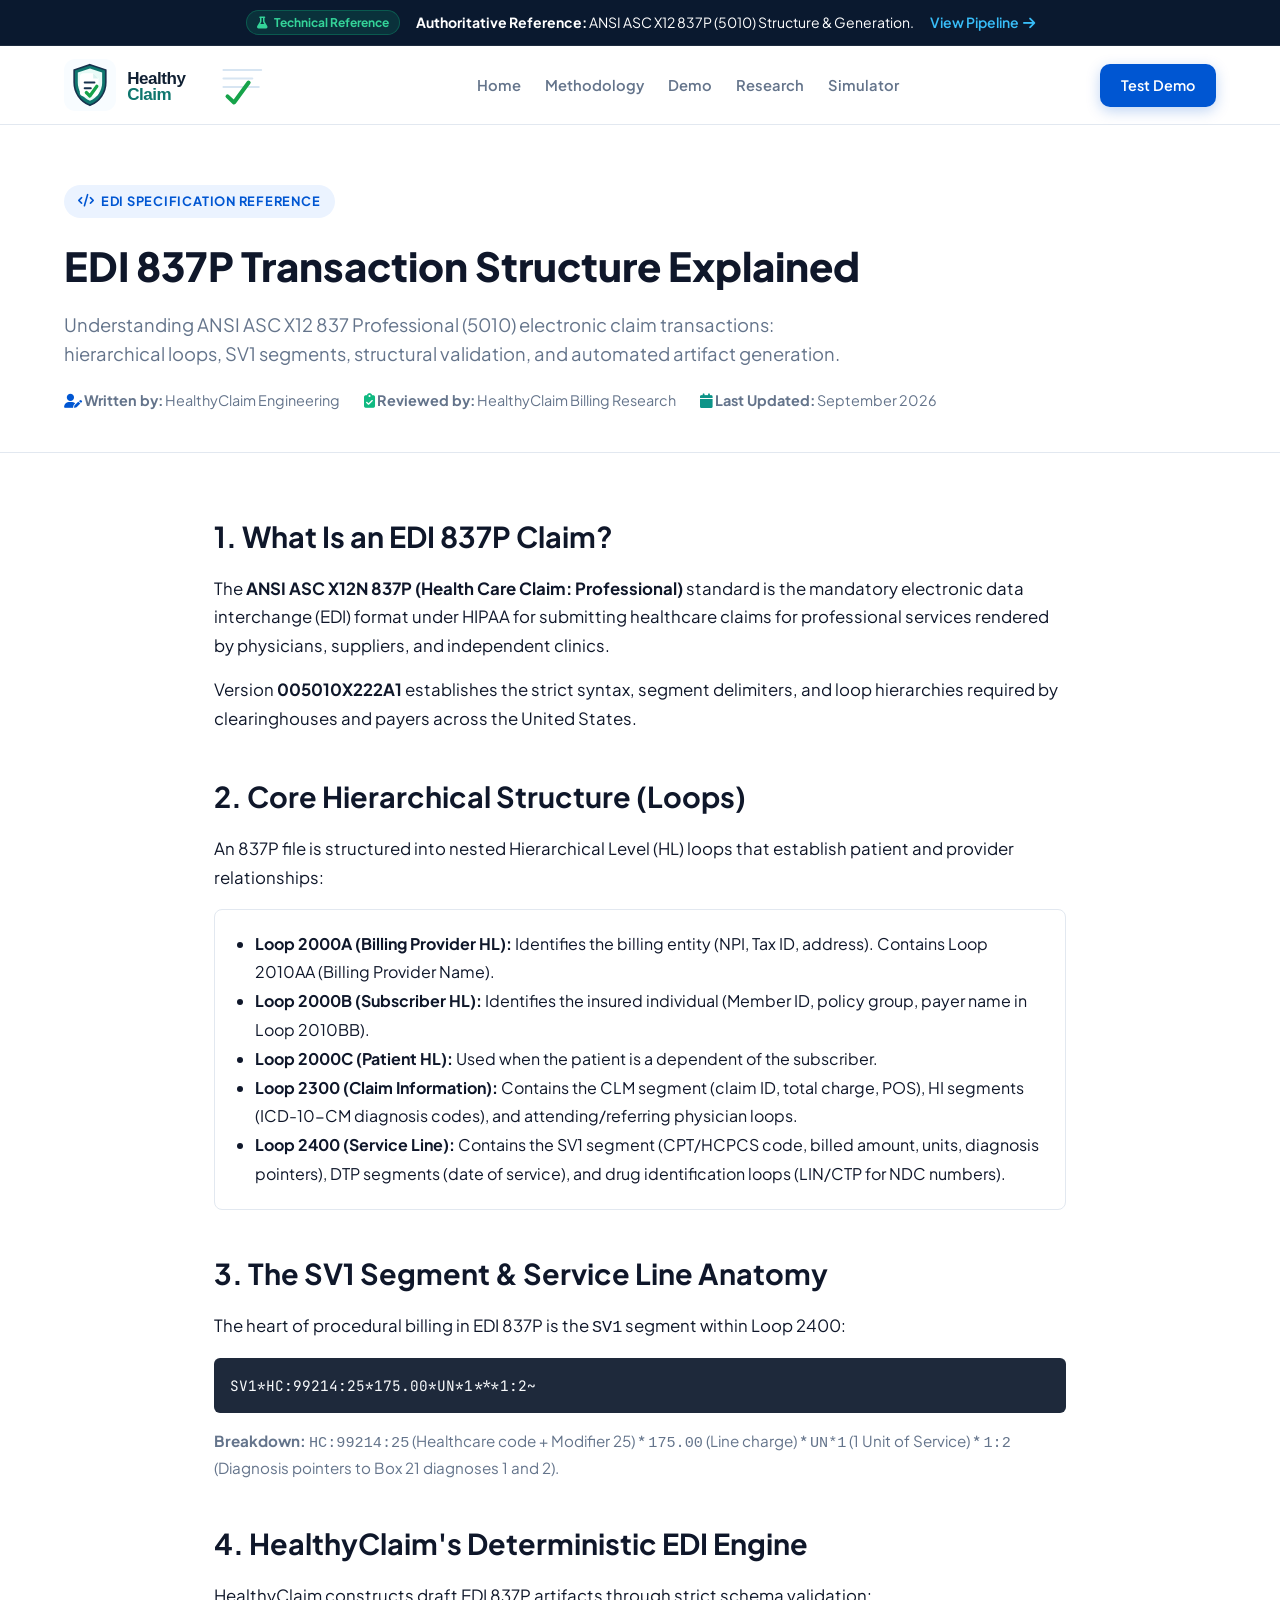
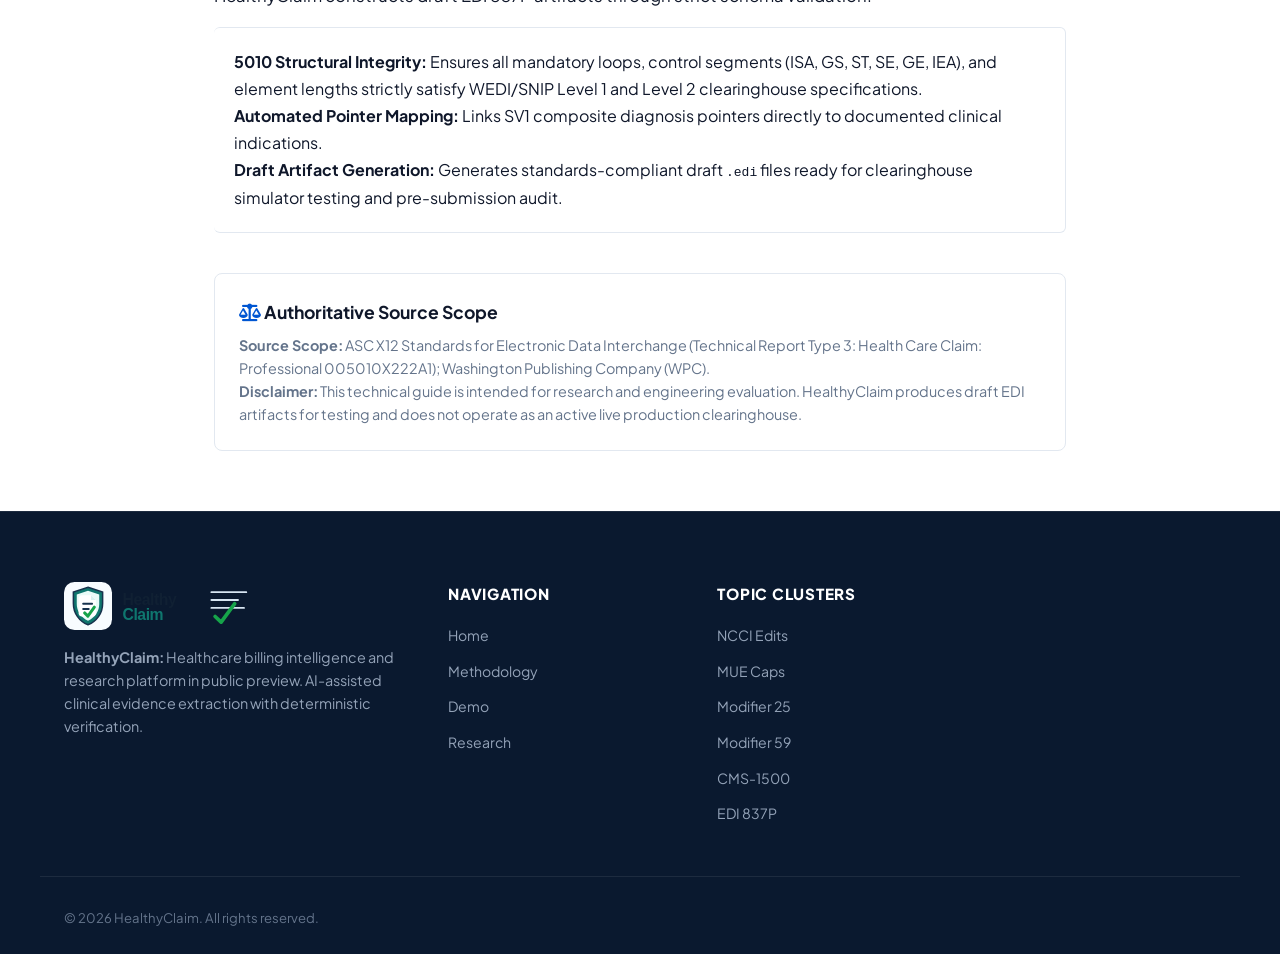
<file: 837p/index.html>
<!DOCTYPE html>
<html lang="en">
<head>
    <meta charset="UTF-8">
    <meta name="viewport" content="width=device-width, initial-scale=1.0">
    <title>HealthyClaim | EDI 837P Transaction Structure Explained — Automated Claim Generation</title>
    <meta name="description" content="A technical guide to ANSI ASC X12 837P Professional EDI transactions: 5010 loops, SV1 service lines, hierarchical levels, and automated claim generation from clinical notes.">
    <meta name="keywords" content="EDI 837P explained, 837 professional claim, ANSI X12 5010, 837P loop 2300, SV1 segment EDI, automated 837P claim generation">
    <meta property="og:title" content="HealthyClaim | EDI 837P Transaction Structure Explained">
    <meta property="og:description" content="Technical guide to ANSI ASC X12 837P EDI transactions, 5010 loops, and automated claim artifact generation.">
    <meta property="og:image" content="https://healthyclaim.com/og-image.png">
    <meta property="og:url" content="https://healthyclaim.com/837p/">
    <meta name="twitter:card" content="summary_large_image">
    <link rel="canonical" href="https://healthyclaim.com/837p/">
    <link rel="stylesheet" href="/style.css">
    <link rel="preconnect" href="https://fonts.googleapis.com">
    <link rel="preconnect" href="https://fonts.gstatic.com" crossorigin>
    <link href="https://fonts.googleapis.com/css2?family=Plus+Jakarta+Sans:wght@400;500;600;700;800&family=Inter:wght@400;500;600;700&family=JetBrains+Mono:wght@400;500;600&display=swap" rel="stylesheet">
    <link rel="stylesheet" href="https://cdnjs.cloudflare.com/ajax/libs/font-awesome/6.5.0/css/all.min.css">
    
    <!-- JSON-LD BreadcrumbList -->
    <script type="application/ld+json">
    {
      "@context": "https://schema.org",
      "@type": "BreadcrumbList",
      "itemListElement": [
        {
          "@type": "ListItem",
          "position": 1,
          "name": "Home",
          "item": "https://healthyclaim.com/"
        },
        {
          "@type": "ListItem",
          "position": 2,
          "name": "EDI 837P",
          "item": "https://healthyclaim.com/837p/"
        }
      ]
    }
    </script>
</head>
<body>

    <!-- ===================== TOP ANNOUNCEMENT ===================== -->
    <div class="announcement-bar">
        <div class="container announcement-inner">
            <span class="pulse-tag"><i class="fa-solid fa-flask"></i> Technical Reference</span>
            <span class="announcement-text"><strong>Authoritative Reference:</strong> ANSI ASC X12 837P (5010) Structure &amp; Generation.</span>
            <a href="/methodology/" class="announcement-link">View Pipeline <i class="fa-solid fa-arrow-right"></i></a>
        </div>
    </div>

    <!-- ===================== NAVBAR ===================== -->
    <nav class="navbar" id="top">
        <div class="container nav-container">
            <a href="/" class="logo-link">
                <img src="/healthy-claim-logo.svg" alt="HealthyClaim Logo" class="logo-img">
            </a>
            <ul class="nav-links">
                <li><a href="/">Home</a></li>
                <li><a href="/methodology/">Methodology</a></li>
                <li><a href="/demo/">Demo</a></li>
                <li><a href="/research/">Research</a></li>
                <li><a href="/#simulator">Simulator</a></li>
            </ul>
            <div class="nav-actions">
                <a href="/demo/" class="btn btn-primary nav-cta">Test Demo</a>
                <button class="mobile-toggle" aria-label="Toggle menu"><i class="fa-solid fa-bars"></i></button>
            </div>
        </div>
    </nav>

    <!-- ===================== PAGE HEADER ===================== -->
    <header class="section" style="background: var(--bg); padding: 60px 0 40px; border-bottom: 1px solid var(--border);">
        <div class="container">
            <span class="badge badge-primary"><i class="fa-solid fa-code"></i> EDI Specification Reference</span>
            <h1 style="font-size: 2.5rem; font-weight: 800; margin: 16px 0 12px; color: var(--text);">
                EDI 837P Transaction Structure Explained
            </h1>
            <p style="font-size: 1.15rem; color: var(--text-muted); max-width: 800px; line-height: 1.6;">
                Understanding ANSI ASC X12 837 Professional (5010) electronic claim transactions: hierarchical loops, SV1 segments, structural validation, and automated artifact generation.
            </p>
            <div style="display: flex; gap: 24px; margin-top: 20px; font-size: 0.9rem; color: var(--text-muted); flex-wrap: wrap;">
                <span><i class="fa-solid fa-user-pen text-primary"></i> <strong>Written by:</strong> HealthyClaim Engineering</span>
                <span><i class="fa-solid fa-clipboard-check text-green"></i> <strong>Reviewed by:</strong> HealthyClaim Billing Research</span>
                <span><i class="fa-solid fa-calendar text-accent"></i> <strong>Last Updated:</strong> September 2026</span>
            </div>
        </div>
    </header>

    <!-- ===================== CONTENT ===================== -->
    <main class="section" style="padding: 60px 0;">
        <div class="container" style="max-width: 900px;">
            
            <section style="margin-bottom: 40px;">
                <h2 style="font-size: 1.8rem; font-weight: 700; margin-bottom: 16px;">1. What Is an EDI 837P Claim?</h2>
                <p style="font-size: 1.05rem; line-height: 1.7; color: var(--text); margin-bottom: 16px;">
                    The <strong>ANSI ASC X12N 837P (Health Care Claim: Professional)</strong> standard is the mandatory electronic data interchange (EDI) format under HIPAA for submitting healthcare claims for professional services rendered by physicians, suppliers, and independent clinics.
                </p>
                <p style="font-size: 1.05rem; line-height: 1.7; color: var(--text); margin-bottom: 16px;">
                    Version <strong>005010X222A1</strong> establishes the strict syntax, segment delimiters, and loop hierarchies required by clearinghouses and payers across the United States.
                </p>
            </section>

            <section style="margin-bottom: 40px;">
                <h2 style="font-size: 1.8rem; font-weight: 700; margin-bottom: 16px;">2. Core Hierarchical Structure (Loops)</h2>
                <p style="font-size: 1.05rem; line-height: 1.7; color: var(--text); margin-bottom: 16px;">
                    An 837P file is structured into nested Hierarchical Level (HL) loops that establish patient and provider relationships:
                </p>
                
                <div style="background: var(--bg); border: 1px solid var(--border); border-radius: 8px; padding: 20px; margin-bottom: 20px;">
                    <ul style="padding-left: 20px; line-height: 1.8; color: var(--text);">
                        <li><strong>Loop 2000A (Billing Provider HL):</strong> Identifies the billing entity (NPI, Tax ID, address). Contains Loop 2010AA (Billing Provider Name).</li>
                        <li><strong>Loop 2000B (Subscriber HL):</strong> Identifies the insured individual (Member ID, policy group, payer name in Loop 2010BB).</li>
                        <li><strong>Loop 2000C (Patient HL):</strong> Used when the patient is a dependent of the subscriber.</li>
                        <li><strong>Loop 2300 (Claim Information):</strong> Contains the CLM segment (claim ID, total charge, POS), HI segments (ICD-10-CM diagnosis codes), and attending/referring physician loops.</li>
                        <li><strong>Loop 2400 (Service Line):</strong> Contains the SV1 segment (CPT/HCPCS code, billed amount, units, diagnosis pointers), DTP segments (date of service), and drug identification loops (LIN/CTP for NDC numbers).</li>
                    </ul>
                </div>
            </section>

            <section style="margin-bottom: 40px;">
                <h2 style="font-size: 1.8rem; font-weight: 700; margin-bottom: 16px;">3. The SV1 Segment &amp; Service Line Anatomy</h2>
                <p style="font-size: 1.05rem; line-height: 1.7; color: var(--text); margin-bottom: 16px;">
                    The heart of procedural billing in EDI 837P is the <code>SV1</code> segment within Loop 2400:
                </p>
                <div style="background: #1e293b; color: #f8fafc; font-family: 'JetBrains Mono', monospace; padding: 16px; border-radius: 6px; font-size: 0.9rem; overflow-x: auto; margin-bottom: 16px;">
                    SV1*HC:99214:25*175.00*UN*1***1:2~
                </div>
                <p style="font-size: 0.95rem; color: var(--text-muted); line-height: 1.6;">
                    <strong>Breakdown:</strong> <code>HC:99214:25</code> (Healthcare code + Modifier 25) * <code>175.00</code> (Line charge) * <code>UN*1</code> (1 Unit of Service) * <code>1:2</code> (Diagnosis pointers to Box 21 diagnoses 1 and 2).
                </p>
            </section>

            <section style="margin-bottom: 40px;">
                <h2 style="font-size: 1.8rem; font-weight: 700; margin-bottom: 16px;">4. HealthyClaim's Deterministic EDI Engine</h2>
                <p style="font-size: 1.05rem; line-height: 1.7; color: var(--text); margin-bottom: 16px;">
                    HealthyClaim constructs draft EDI 837P artifacts through strict schema validation:
                </p>
                <div style="background: var(--white); border: 1px solid var(--border); border-left: 4px solid var(--blue); padding: 20px; border-radius: 6px; margin-bottom: 16px;">
                    <p style="margin: 0; line-height: 1.7; color: var(--text);">
                        <strong>5010 Structural Integrity:</strong> Ensures all mandatory loops, control segments (ISA, GS, ST, SE, GE, IEA), and element lengths strictly satisfy WEDI/SNIP Level 1 and Level 2 clearinghouse specifications.<br>
                        <strong>Automated Pointer Mapping:</strong> Links SV1 composite diagnosis pointers directly to documented clinical indications.<br>
                        <strong>Draft Artifact Generation:</strong> Generates standards-compliant draft <code>.edi</code> files ready for clearinghouse simulator testing and pre-submission audit.
                    </p>
                </div>
            </section>

            <!-- Source & Limitations -->
            <div style="background: var(--bg); padding: 24px; border-radius: 8px; border: 1px solid var(--border); margin-top: 40px;">
                <h4 style="font-size: 1.1rem; font-weight: 700; margin-bottom: 8px;"><i class="fa-solid fa-scale-balanced text-primary"></i> Authoritative Source Scope</h4>
                <p style="font-size: 0.9rem; color: var(--text-muted); line-height: 1.6; margin: 0;">
                    <strong>Source Scope:</strong> ASC X12 Standards for Electronic Data Interchange (Technical Report Type 3: Health Care Claim: Professional 005010X222A1); Washington Publishing Company (WPC).<br>
                    <strong>Disclaimer:</strong> This technical guide is intended for research and engineering evaluation. HealthyClaim produces draft EDI artifacts for testing and does not operate as an active live production clearinghouse.
                </p>
            </div>

        </div>
    </main>

    <!-- ===================== FOOTER ===================== -->
    <footer class="footer">
        <div class="container footer-top">
            <div class="footer-brand-col">
                <img src="/healthy-claim-logo.svg" alt="HealthyClaim" class="footer-logo">
                <p class="footer-tagline">
                    <strong>HealthyClaim:</strong> Healthcare billing intelligence and research platform in public preview. AI-assisted clinical evidence extraction with deterministic verification.
                </p>
            </div>
            <div class="footer-nav-col">
                <h4>Navigation</h4>
                <ul>
                    <li><a href="/">Home</a></li>
                    <li><a href="/methodology/">Methodology</a></li>
                    <li><a href="/demo/">Demo</a></li>
                    <li><a href="/research/">Research</a></li>
                </ul>
            </div>
            <div class="footer-nav-col">
                <h4>Topic Clusters</h4>
                <ul>
                    <li><a href="/ncci/">NCCI Edits</a></li>
                    <li><a href="/mue/">MUE Caps</a></li>
                    <li><a href="/modifier-25/">Modifier 25</a></li>
                    <li><a href="/modifier-59/">Modifier 59</a></li>
                    <li><a href="/cms-1500/">CMS-1500</a></li>
                    <li><a href="/837p/">EDI 837P</a></li>
                </ul>
            </div>
        </div>
        <div class="container footer-bottom">
            <p>&copy; 2026 HealthyClaim. All rights reserved.</p>
        </div>
    </footer>

</body>
</html>
</file>
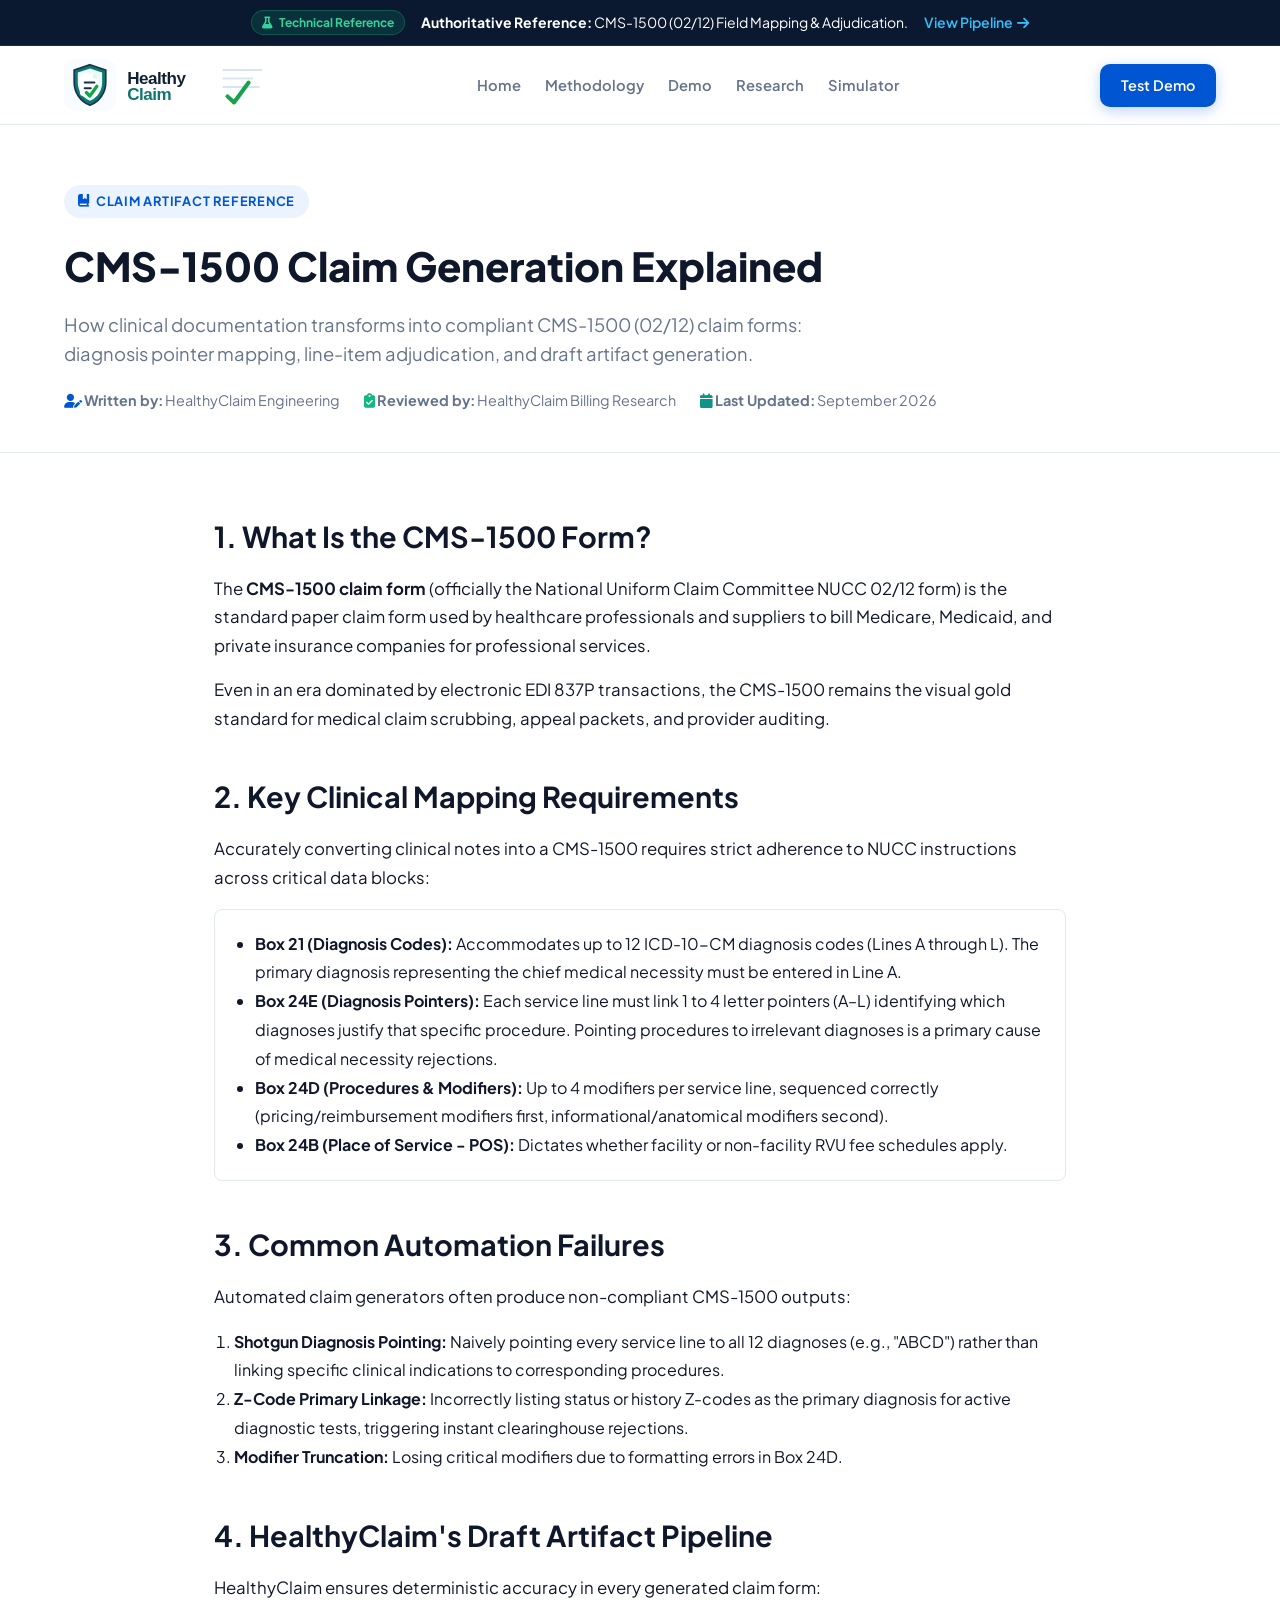
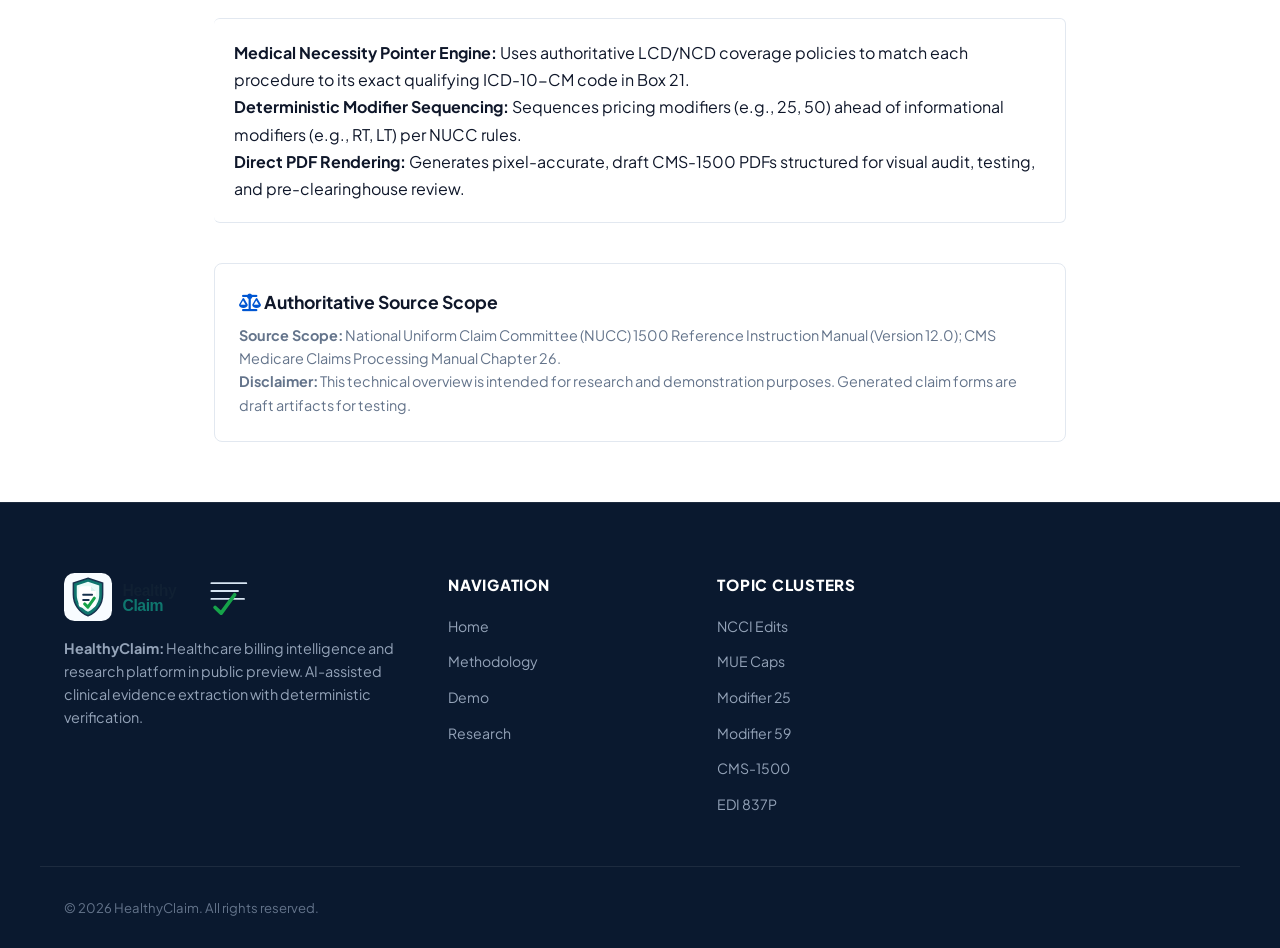
<file: cms-1500/index.html>
<!DOCTYPE html>
<html lang="en">
<head>
    <meta charset="UTF-8">
    <meta name="viewport" content="width=device-width, initial-scale=1.0">
    <title>HealthyClaim | CMS-1500 Claim Generation Explained — From Clinical Notes to Claim Form</title>
    <meta name="description" content="Technical guide to automated CMS-1500 claim form generation: clinical fact mapping, Box 21 diagnosis pointers, Box 24 service line adjudication, and draft PDF generation.">
    <meta name="keywords" content="CMS-1500 claim generation, CMS-1500 form 02/12, automated medical billing CMS-1500, diagnosis pointer mapping, Box 24 CPT modifiers, draft CMS-1500 PDF">
    <meta property="og:title" content="HealthyClaim | CMS-1500 Claim Generation Explained">
    <meta property="og:description" content="Technical guide to generating compliant CMS-1500 claim artifacts from raw clinical documentation.">
    <meta property="og:image" content="https://healthyclaim.com/og-image.png">
    <meta property="og:url" content="https://healthyclaim.com/cms-1500/">
    <meta name="twitter:card" content="summary_large_image">
    <link rel="canonical" href="https://healthyclaim.com/cms-1500/">
    <link rel="stylesheet" href="/style.css">
    <link rel="preconnect" href="https://fonts.googleapis.com">
    <link rel="preconnect" href="https://fonts.gstatic.com" crossorigin>
    <link href="https://fonts.googleapis.com/css2?family=Plus+Jakarta+Sans:wght@400;500;600;700;800&family=Inter:wght@400;500;600;700&family=JetBrains+Mono:wght@400;500;600&display=swap" rel="stylesheet">
    <link rel="stylesheet" href="https://cdnjs.cloudflare.com/ajax/libs/font-awesome/6.5.0/css/all.min.css">
    
    <!-- JSON-LD BreadcrumbList -->
    <script type="application/ld+json">
    {
      "@context": "https://schema.org",
      "@type": "BreadcrumbList",
      "itemListElement": [
        {
          "@type": "ListItem",
          "position": 1,
          "name": "Home",
          "item": "https://healthyclaim.com/"
        },
        {
          "@type": "ListItem",
          "position": 2,
          "name": "CMS-1500 Claim Generation",
          "item": "https://healthyclaim.com/cms-1500/"
        }
      ]
    }
    </script>
</head>
<body>

    <!-- ===================== TOP ANNOUNCEMENT ===================== -->
    <div class="announcement-bar">
        <div class="container announcement-inner">
            <span class="pulse-tag"><i class="fa-solid fa-flask"></i> Technical Reference</span>
            <span class="announcement-text"><strong>Authoritative Reference:</strong> CMS-1500 (02/12) Field Mapping &amp; Adjudication.</span>
            <a href="/methodology/" class="announcement-link">View Pipeline <i class="fa-solid fa-arrow-right"></i></a>
        </div>
    </div>

    <!-- ===================== NAVBAR ===================== -->
    <nav class="navbar" id="top">
        <div class="container nav-container">
            <a href="/" class="logo-link">
                <img src="/healthy-claim-logo.svg" alt="HealthyClaim Logo" class="logo-img">
            </a>
            <ul class="nav-links">
                <li><a href="/">Home</a></li>
                <li><a href="/methodology/">Methodology</a></li>
                <li><a href="/demo/">Demo</a></li>
                <li><a href="/research/">Research</a></li>
                <li><a href="/#simulator">Simulator</a></li>
            </ul>
            <div class="nav-actions">
                <a href="/demo/" class="btn btn-primary nav-cta">Test Demo</a>
                <button class="mobile-toggle" aria-label="Toggle menu"><i class="fa-solid fa-bars"></i></button>
            </div>
        </div>
    </nav>

    <!-- ===================== PAGE HEADER ===================== -->
    <header class="section" style="background: var(--bg); padding: 60px 0 40px; border-bottom: 1px solid var(--border);">
        <div class="container">
            <span class="badge badge-primary"><i class="fa-solid fa-book-bookmark"></i> Claim Artifact Reference</span>
            <h1 style="font-size: 2.5rem; font-weight: 800; margin: 16px 0 12px; color: var(--text);">
                CMS-1500 Claim Generation Explained
            </h1>
            <p style="font-size: 1.15rem; color: var(--text-muted); max-width: 800px; line-height: 1.6;">
                How clinical documentation transforms into compliant CMS-1500 (02/12) claim forms: diagnosis pointer mapping, line-item adjudication, and draft artifact generation.
            </p>
            <div style="display: flex; gap: 24px; margin-top: 20px; font-size: 0.9rem; color: var(--text-muted); flex-wrap: wrap;">
                <span><i class="fa-solid fa-user-pen text-primary"></i> <strong>Written by:</strong> HealthyClaim Engineering</span>
                <span><i class="fa-solid fa-clipboard-check text-green"></i> <strong>Reviewed by:</strong> HealthyClaim Billing Research</span>
                <span><i class="fa-solid fa-calendar text-accent"></i> <strong>Last Updated:</strong> September 2026</span>
            </div>
        </div>
    </header>

    <!-- ===================== CONTENT ===================== -->
    <main class="section" style="padding: 60px 0;">
        <div class="container" style="max-width: 900px;">
            
            <section style="margin-bottom: 40px;">
                <h2 style="font-size: 1.8rem; font-weight: 700; margin-bottom: 16px;">1. What Is the CMS-1500 Form?</h2>
                <p style="font-size: 1.05rem; line-height: 1.7; color: var(--text); margin-bottom: 16px;">
                    The <strong>CMS-1500 claim form</strong> (officially the National Uniform Claim Committee NUCC 02/12 form) is the standard paper claim form used by healthcare professionals and suppliers to bill Medicare, Medicaid, and private insurance companies for professional services.
                </p>
                <p style="font-size: 1.05rem; line-height: 1.7; color: var(--text); margin-bottom: 16px;">
                    Even in an era dominated by electronic EDI 837P transactions, the CMS-1500 remains the visual gold standard for medical claim scrubbing, appeal packets, and provider auditing.
                </p>
            </section>

            <section style="margin-bottom: 40px;">
                <h2 style="font-size: 1.8rem; font-weight: 700; margin-bottom: 16px;">2. Key Clinical Mapping Requirements</h2>
                <p style="font-size: 1.05rem; line-height: 1.7; color: var(--text); margin-bottom: 16px;">
                    Accurately converting clinical notes into a CMS-1500 requires strict adherence to NUCC instructions across critical data blocks:
                </p>
                
                <div style="background: var(--bg); border: 1px solid var(--border); border-radius: 8px; padding: 20px; margin-bottom: 20px;">
                    <ul style="padding-left: 20px; line-height: 1.8; color: var(--text);">
                        <li><strong>Box 21 (Diagnosis Codes):</strong> Accommodates up to 12 ICD-10-CM diagnosis codes (Lines A through L). The primary diagnosis representing the chief medical necessity must be entered in Line A.</li>
                        <li><strong>Box 24E (Diagnosis Pointers):</strong> Each service line must link 1 to 4 letter pointers (A–L) identifying which diagnoses justify that specific procedure. Pointing procedures to irrelevant diagnoses is a primary cause of medical necessity rejections.</li>
                        <li><strong>Box 24D (Procedures &amp; Modifiers):</strong> Up to 4 modifiers per service line, sequenced correctly (pricing/reimbursement modifiers first, informational/anatomical modifiers second).</li>
                        <li><strong>Box 24B (Place of Service - POS):</strong> Dictates whether facility or non-facility RVU fee schedules apply.</li>
                    </ul>
                </div>
            </section>

            <section style="margin-bottom: 40px;">
                <h2 style="font-size: 1.8rem; font-weight: 700; margin-bottom: 16px;">3. Common Automation Failures</h2>
                <p style="font-size: 1.05rem; line-height: 1.7; color: var(--text); margin-bottom: 16px;">
                    Automated claim generators often produce non-compliant CMS-1500 outputs:
                </p>
                <ol style="padding-left: 20px; line-height: 1.8; color: var(--text); margin-bottom: 16px;">
                    <li><strong>Shotgun Diagnosis Pointing:</strong> Naively pointing every service line to all 12 diagnoses (e.g., "ABCD") rather than linking specific clinical indications to corresponding procedures.</li>
                    <li><strong>Z-Code Primary Linkage:</strong> Incorrectly listing status or history Z-codes as the primary diagnosis for active diagnostic tests, triggering instant clearinghouse rejections.</li>
                    <li><strong>Modifier Truncation:</strong> Losing critical modifiers due to formatting errors in Box 24D.</li>
                </ol>
            </section>

            <section style="margin-bottom: 40px;">
                <h2 style="font-size: 1.8rem; font-weight: 700; margin-bottom: 16px;">4. HealthyClaim's Draft Artifact Pipeline</h2>
                <p style="font-size: 1.05rem; line-height: 1.7; color: var(--text); margin-bottom: 16px;">
                    HealthyClaim ensures deterministic accuracy in every generated claim form:
                </p>
                <div style="background: var(--white); border: 1px solid var(--border); border-left: 4px solid var(--blue); padding: 20px; border-radius: 6px; margin-bottom: 16px;">
                    <p style="margin: 0; line-height: 1.7; color: var(--text);">
                        <strong>Medical Necessity Pointer Engine:</strong> Uses authoritative LCD/NCD coverage policies to match each procedure to its exact qualifying ICD-10-CM code in Box 21.<br>
                        <strong>Deterministic Modifier Sequencing:</strong> Sequences pricing modifiers (e.g., 25, 50) ahead of informational modifiers (e.g., RT, LT) per NUCC rules.<br>
                        <strong>Direct PDF Rendering:</strong> Generates pixel-accurate, draft CMS-1500 PDFs structured for visual audit, testing, and pre-clearinghouse review.
                    </p>
                </div>
            </section>

            <!-- Source & Limitations -->
            <div style="background: var(--bg); padding: 24px; border-radius: 8px; border: 1px solid var(--border); margin-top: 40px;">
                <h4 style="font-size: 1.1rem; font-weight: 700; margin-bottom: 8px;"><i class="fa-solid fa-scale-balanced text-primary"></i> Authoritative Source Scope</h4>
                <p style="font-size: 0.9rem; color: var(--text-muted); line-height: 1.6; margin: 0;">
                    <strong>Source Scope:</strong> National Uniform Claim Committee (NUCC) 1500 Reference Instruction Manual (Version 12.0); CMS Medicare Claims Processing Manual Chapter 26.<br>
                    <strong>Disclaimer:</strong> This technical overview is intended for research and demonstration purposes. Generated claim forms are draft artifacts for testing.
                </p>
            </div>

        </div>
    </main>

    <!-- ===================== FOOTER ===================== -->
    <footer class="footer">
        <div class="container footer-top">
            <div class="footer-brand-col">
                <img src="/healthy-claim-logo.svg" alt="HealthyClaim" class="footer-logo">
                <p class="footer-tagline">
                    <strong>HealthyClaim:</strong> Healthcare billing intelligence and research platform in public preview. AI-assisted clinical evidence extraction with deterministic verification.
                </p>
            </div>
            <div class="footer-nav-col">
                <h4>Navigation</h4>
                <ul>
                    <li><a href="/">Home</a></li>
                    <li><a href="/methodology/">Methodology</a></li>
                    <li><a href="/demo/">Demo</a></li>
                    <li><a href="/research/">Research</a></li>
                </ul>
            </div>
            <div class="footer-nav-col">
                <h4>Topic Clusters</h4>
                <ul>
                    <li><a href="/ncci/">NCCI Edits</a></li>
                    <li><a href="/mue/">MUE Caps</a></li>
                    <li><a href="/modifier-25/">Modifier 25</a></li>
                    <li><a href="/modifier-59/">Modifier 59</a></li>
                    <li><a href="/cms-1500/">CMS-1500</a></li>
                    <li><a href="/837p/">EDI 837P</a></li>
                </ul>
            </div>
        </div>
        <div class="container footer-bottom">
            <p>&copy; 2026 HealthyClaim. All rights reserved.</p>
        </div>
    </footer>

</body>
</html>
</file>
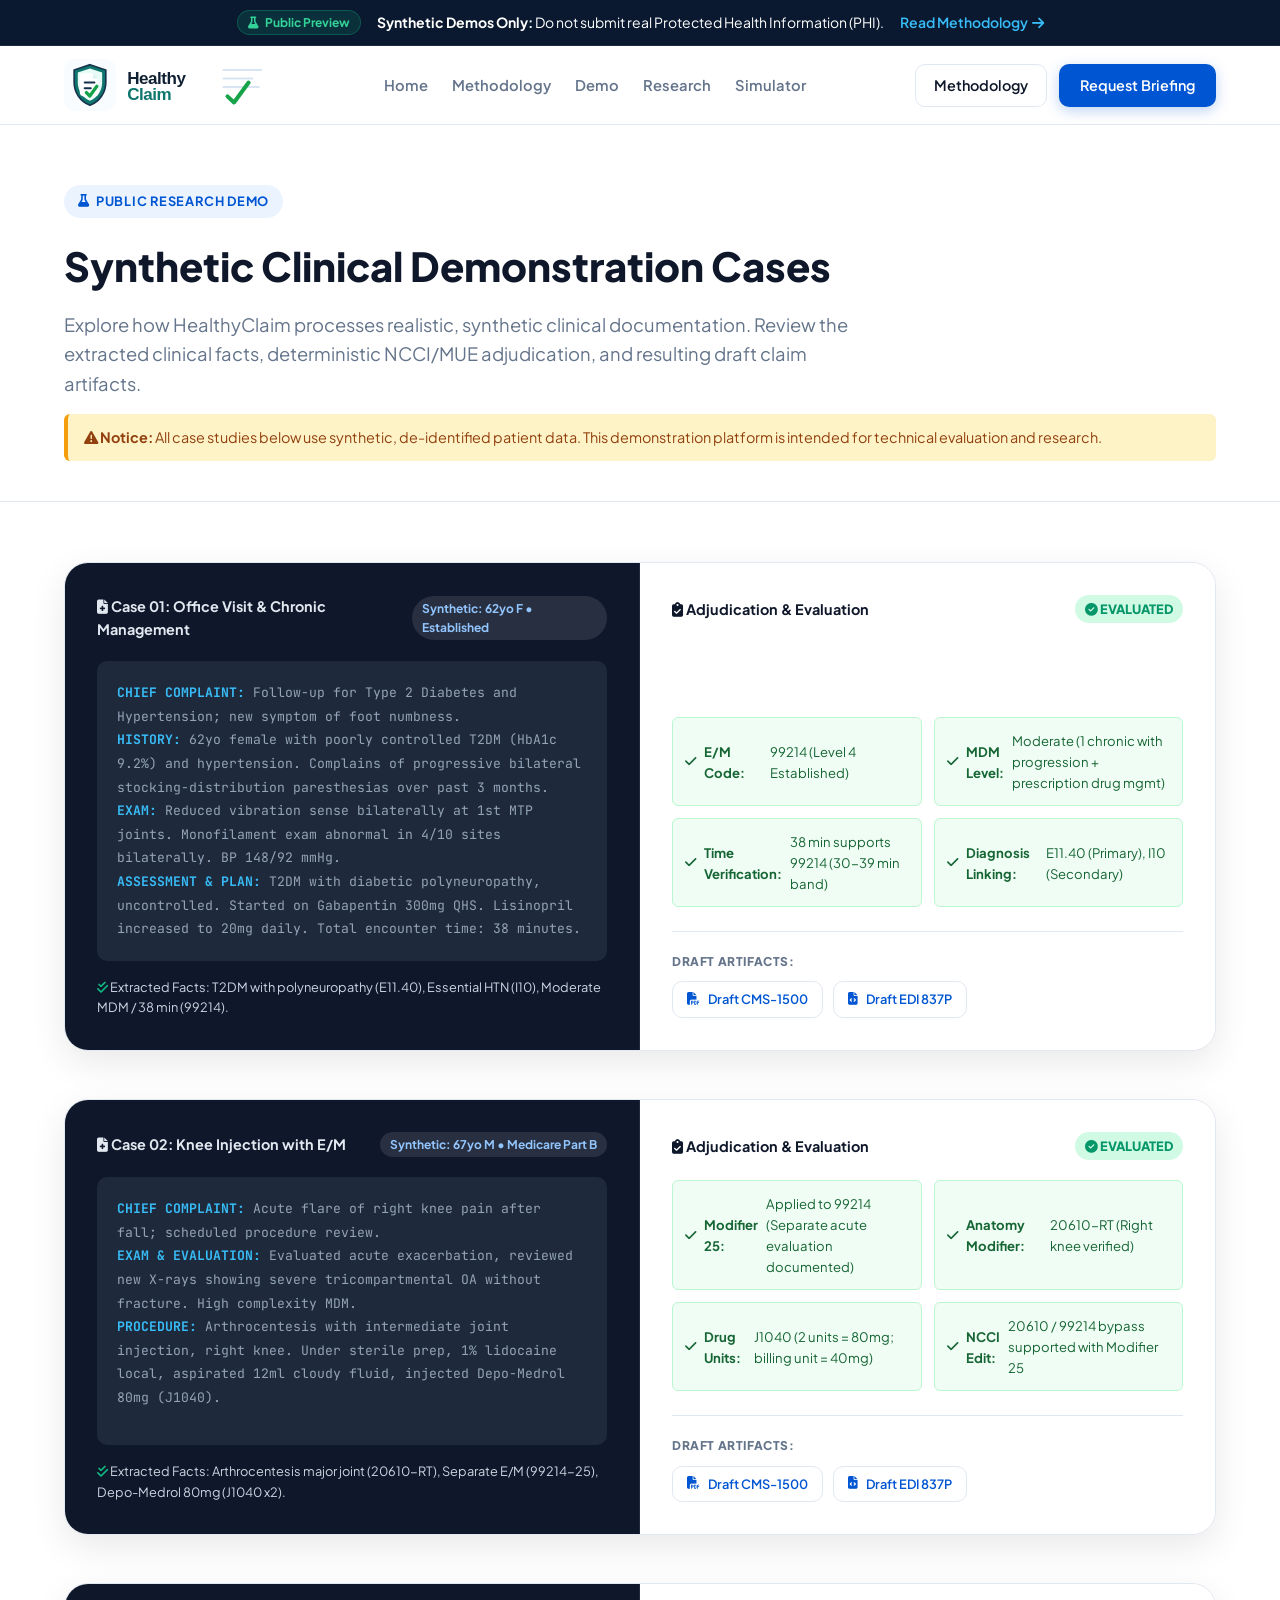
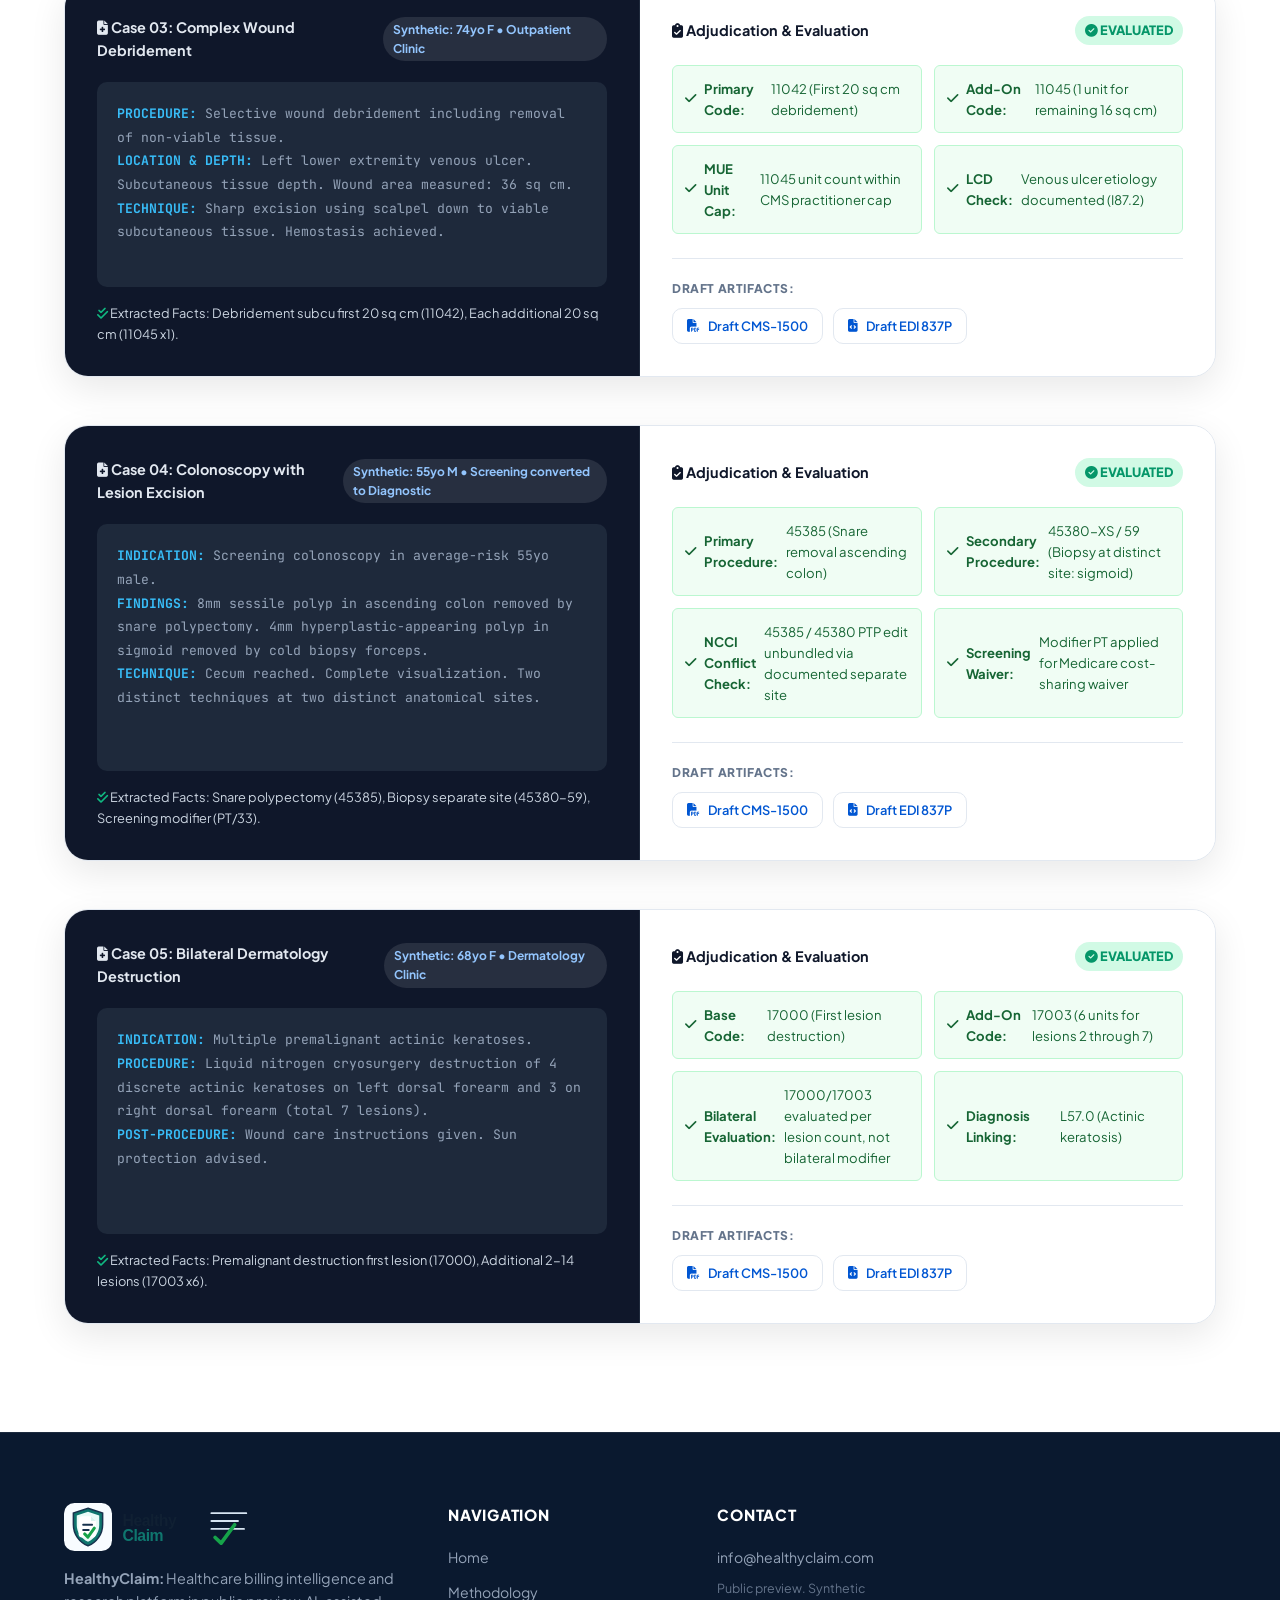
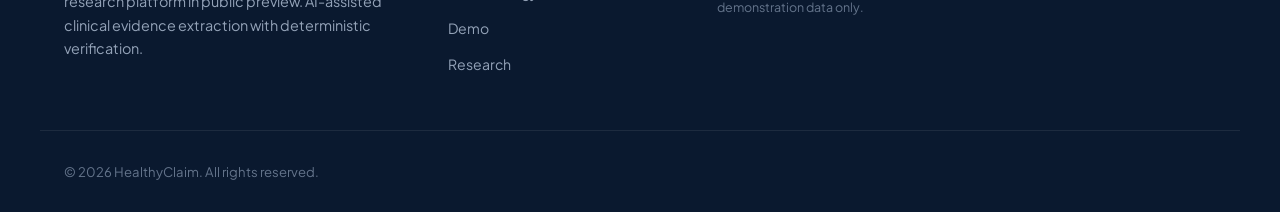
<file: demo/index.html>
<!DOCTYPE html>
<html lang="en">
<head>
    <meta charset="UTF-8">
    <meta name="viewport" content="width=device-width, initial-scale=1.0">
    <title>HealthyClaim | Interactive Demo — Synthetic Clinical Case Studies</title>
    <meta name="description" content="Explore HealthyClaim's public demo using 5 curated synthetic clinical cases. See how AI extracts clinical facts and deterministic rules evaluate NCCI, MUE, and claim artifacts.">
    <meta name="keywords" content="medical coding demo, synthetic clinical notes, automated claim demo, NCCI test cases, MUE cap demo, SOAP note to claim">
    <meta property="og:title" content="HealthyClaim | Interactive Demo">
    <meta property="og:description" content="Explore 5 synthetic clinical case studies showing AI evidence extraction and deterministic claim adjudication.">
    <meta property="og:image" content="https://healthyclaim.com/og-image.png">
    <meta property="og:url" content="https://healthyclaim.com/demo/">
    <meta name="twitter:card" content="summary_large_image">
    <link rel="canonical" href="https://healthyclaim.com/demo/">
    <link rel="stylesheet" href="/style.css">
    <link rel="preconnect" href="https://fonts.googleapis.com">
    <link rel="preconnect" href="https://fonts.gstatic.com" crossorigin>
    <link href="https://fonts.googleapis.com/css2?family=Plus+Jakarta+Sans:wght@400;500;600;700;800&family=Inter:wght@400;500;600;700&family=JetBrains+Mono:wght@400;500;600&display=swap" rel="stylesheet">
    <link rel="stylesheet" href="https://cdnjs.cloudflare.com/ajax/libs/font-awesome/6.5.0/css/all.min.css">
    
    <!-- JSON-LD BreadcrumbList -->
    <script type="application/ld+json">
    {
      "@context": "https://schema.org",
      "@type": "BreadcrumbList",
      "itemListElement": [
        {
          "@type": "ListItem",
          "position": 1,
          "name": "Home",
          "item": "https://healthyclaim.com/"
        },
        {
          "@type": "ListItem",
          "position": 2,
          "name": "Demo",
          "item": "https://healthyclaim.com/demo/"
        }
      ]
    }
    </script>
</head>
<body>

    <!-- ===================== TOP ANNOUNCEMENT ===================== -->
    <div class="announcement-bar">
        <div class="container announcement-inner">
            <span class="pulse-tag"><i class="fa-solid fa-flask"></i> Public Preview</span>
            <span class="announcement-text"><strong>Synthetic Demos Only:</strong> Do not submit real Protected Health Information (PHI).</span>
            <a href="/methodology/" class="announcement-link">Read Methodology <i class="fa-solid fa-arrow-right"></i></a>
        </div>
    </div>

    <!-- ===================== NAVBAR ===================== -->
    <nav class="navbar" id="top">
        <div class="container nav-container">
            <a href="/" class="logo-link">
                <img src="/healthy-claim-logo.svg" alt="HealthyClaim Logo" class="logo-img">
            </a>
            <ul class="nav-links">
                <li><a href="/">Home</a></li>
                <li><a href="/methodology/">Methodology</a></li>
                <li><a href="/demo/" class="active">Demo</a></li>
                <li><a href="/research/">Research</a></li>
                <li><a href="/#simulator">Simulator</a></li>
            </ul>
            <div class="nav-actions">
                <a href="/methodology/" class="btn btn-outline-nav">Methodology</a>
                <a href="/#contact" class="btn btn-primary nav-cta">Request Briefing</a>
                <button class="mobile-toggle" aria-label="Toggle menu"><i class="fa-solid fa-bars"></i></button>
            </div>
        </div>
    </nav>

    <!-- ===================== PAGE HEADER ===================== -->
    <header class="section" style="background: var(--bg); padding: 60px 0 40px; border-bottom: 1px solid var(--border);">
        <div class="container">
            <span class="badge badge-primary"><i class="fa-solid fa-flask"></i> Public Research Demo</span>
            <h1 style="font-size: 2.5rem; font-weight: 800; margin: 16px 0 12px; color: var(--text);">
                Synthetic Clinical Demonstration Cases
            </h1>
            <p style="font-size: 1.15rem; color: var(--text-muted); max-width: 800px; line-height: 1.6;">
                Explore how HealthyClaim processes realistic, synthetic clinical documentation. Review the extracted clinical facts, deterministic NCCI/MUE adjudication, and resulting draft claim artifacts.
            </p>
            <div style="margin-top: 16px; padding: 12px 16px; background: #FEF3C7; border-left: 4px solid #F59E0B; border-radius: 6px; font-size: 0.9rem; color: #92400E;">
                <i class="fa-solid fa-triangle-exclamation"></i> <strong>Notice:</strong> All case studies below use synthetic, de-identified patient data. This demonstration platform is intended for technical evaluation and research.
            </div>
        </div>
    </header>

    <!-- ===================== DEMO CASES SECTION ===================== -->
    <main class="section" style="padding: 60px 0;">
        <div class="container">

            <!-- Case 1: Office Visit -->
            <article class="simulator-box" id="office-visit" style="margin-bottom: 48px;">
                <div class="sim-left">
                    <div class="sim-pane-header">
                        <span><i class="fa-solid fa-file-medical"></i> Case 01: Office Visit &amp; Chronic Management</span>
                        <span class="sim-badge">Synthetic: 62yo F &bull; Established</span>
                    </div>
                    <div class="sim-code-preview">
                        <p class="code-line"><span class="kwd">CHIEF COMPLAINT:</span> Follow-up for Type 2 Diabetes and Hypertension; new symptom of foot numbness.</p>
                        <p class="code-line"><span class="kwd">HISTORY:</span> 62yo female with poorly controlled T2DM (HbA1c 9.2%) and hypertension. Complains of progressive bilateral stocking-distribution paresthesias over past 3 months.</p>
                        <p class="code-line"><span class="kwd">EXAM:</span> Reduced vibration sense bilaterally at 1st MTP joints. Monofilament exam abnormal in 4/10 sites bilaterally. BP 148/92 mmHg.</p>
                        <p class="code-line"><span class="kwd">ASSESSMENT &amp; PLAN:</span> T2DM with diabetic polyneuropathy, uncontrolled. Started on Gabapentin 300mg QHS. Lisinopril increased to 20mg daily. Total encounter time: 38 minutes.</p>
                    </div>
                    <div class="sim-note-footer">
                        <span><i class="fa-solid fa-check-double text-green"></i> Extracted Facts: T2DM with polyneuropathy (E11.40), Essential HTN (I10), Moderate MDM / 38 min (99214).</span>
                    </div>
                </div>
                <div class="sim-right">
                    <div class="sim-pane-header">
                        <span><i class="fa-solid fa-clipboard-check"></i> Adjudication &amp; Evaluation</span>
                        <span class="sim-status-pass"><i class="fa-solid fa-circle-check"></i> EVALUATED</span>
                    </div>
                    <div class="sim-results">
                        <div class="sim-rules-grid">
                            <div class="sim-rule-item pass"><i class="fa-solid fa-check"></i> <strong>E/M Code:</strong> 99214 (Level 4 Established)</div>
                            <div class="sim-rule-item pass"><i class="fa-solid fa-check"></i> <strong>MDM Level:</strong> Moderate (1 chronic with progression + prescription drug mgmt)</div>
                            <div class="sim-rule-item pass"><i class="fa-solid fa-check"></i> <strong>Time Verification:</strong> 38 min supports 99214 (30-39 min band)</div>
                            <div class="sim-rule-item pass"><i class="fa-solid fa-check"></i> <strong>Diagnosis Linking:</strong> E11.40 (Primary), I10 (Secondary)</div>
                        </div>
                        <div class="sim-download-bar">
                            <span class="download-label">Draft Artifacts:</span>
                            <div class="download-btns">
                                <span class="btn btn-sm btn-outline"><i class="fa-solid fa-file-pdf"></i> Draft CMS-1500</span>
                                <span class="btn btn-sm btn-outline"><i class="fa-solid fa-file-code"></i> Draft EDI 837P</span>
                            </div>
                        </div>
                    </div>
                </div>
            </article>

            <!-- Case 2: Knee Injection -->
            <article class="simulator-box" id="knee-injection" style="margin-bottom: 48px;">
                <div class="sim-left">
                    <div class="sim-pane-header">
                        <span><i class="fa-solid fa-file-medical"></i> Case 02: Knee Injection with E/M</span>
                        <span class="sim-badge">Synthetic: 67yo M &bull; Medicare Part B</span>
                    </div>
                    <div class="sim-code-preview">
                        <p class="code-line"><span class="kwd">CHIEF COMPLAINT:</span> Acute flare of right knee pain after fall; scheduled procedure review.</p>
                        <p class="code-line"><span class="kwd">EXAM &amp; EVALUATION:</span> Evaluated acute exacerbation, reviewed new X-rays showing severe tricompartmental OA without fracture. High complexity MDM.</p>
                        <p class="code-line"><span class="kwd">PROCEDURE:</span> Arthrocentesis with intermediate joint injection, right knee. Under sterile prep, 1% lidocaine local, aspirated 12ml cloudy fluid, injected Depo-Medrol 80mg (J1040).</p>
                    </div>
                    <div class="sim-note-footer">
                        <span><i class="fa-solid fa-check-double text-green"></i> Extracted Facts: Arthrocentesis major joint (20610-RT), Separate E/M (99214-25), Depo-Medrol 80mg (J1040 x2).</span>
                    </div>
                </div>
                <div class="sim-right">
                    <div class="sim-pane-header">
                        <span><i class="fa-solid fa-clipboard-check"></i> Adjudication &amp; Evaluation</span>
                        <span class="sim-status-pass"><i class="fa-solid fa-circle-check"></i> EVALUATED</span>
                    </div>
                    <div class="sim-results">
                        <div class="sim-rules-grid">
                            <div class="sim-rule-item pass"><i class="fa-solid fa-check"></i> <strong>Modifier 25:</strong> Applied to 99214 (Separate acute evaluation documented)</div>
                            <div class="sim-rule-item pass"><i class="fa-solid fa-check"></i> <strong>Anatomy Modifier:</strong> 20610-RT (Right knee verified)</div>
                            <div class="sim-rule-item pass"><i class="fa-solid fa-check"></i> <strong>Drug Units:</strong> J1040 (2 units = 80mg; billing unit = 40mg)</div>
                            <div class="sim-rule-item pass"><i class="fa-solid fa-check"></i> <strong>NCCI Edit:</strong> 20610 / 99214 bypass supported with Modifier 25</div>
                        </div>
                        <div class="sim-download-bar">
                            <span class="download-label">Draft Artifacts:</span>
                            <div class="download-btns">
                                <span class="btn btn-sm btn-outline"><i class="fa-solid fa-file-pdf"></i> Draft CMS-1500</span>
                                <span class="btn btn-sm btn-outline"><i class="fa-solid fa-file-code"></i> Draft EDI 837P</span>
                            </div>
                        </div>
                    </div>
                </div>
            </article>

            <!-- Case 3: Wound Care -->
            <article class="simulator-box" id="wound-care" style="margin-bottom: 48px;">
                <div class="sim-left">
                    <div class="sim-pane-header">
                        <span><i class="fa-solid fa-file-medical"></i> Case 03: Complex Wound Debridement</span>
                        <span class="sim-badge">Synthetic: 74yo F &bull; Outpatient Clinic</span>
                    </div>
                    <div class="sim-code-preview">
                        <p class="code-line"><span class="kwd">PROCEDURE:</span> Selective wound debridement including removal of non-viable tissue.</p>
                        <p class="code-line"><span class="kwd">LOCATION &amp; DEPTH:</span> Left lower extremity venous ulcer. Subcutaneous tissue depth. Wound area measured: 36 sq cm.</p>
                        <p class="code-line"><span class="kwd">TECHNIQUE:</span> Sharp excision using scalpel down to viable subcutaneous tissue. Hemostasis achieved.</p>
                    </div>
                    <div class="sim-note-footer">
                        <span><i class="fa-solid fa-check-double text-green"></i> Extracted Facts: Debridement subcu first 20 sq cm (11042), Each additional 20 sq cm (11045 x1).</span>
                    </div>
                </div>
                <div class="sim-right">
                    <div class="sim-pane-header">
                        <span><i class="fa-solid fa-clipboard-check"></i> Adjudication &amp; Evaluation</span>
                        <span class="sim-status-pass"><i class="fa-solid fa-circle-check"></i> EVALUATED</span>
                    </div>
                    <div class="sim-results">
                        <div class="sim-rules-grid">
                            <div class="sim-rule-item pass"><i class="fa-solid fa-check"></i> <strong>Primary Code:</strong> 11042 (First 20 sq cm debridement)</div>
                            <div class="sim-rule-item pass"><i class="fa-solid fa-check"></i> <strong>Add-On Code:</strong> 11045 (1 unit for remaining 16 sq cm)</div>
                            <div class="sim-rule-item pass"><i class="fa-solid fa-check"></i> <strong>MUE Unit Cap:</strong> 11045 unit count within CMS practitioner cap</div>
                            <div class="sim-rule-item pass"><i class="fa-solid fa-check"></i> <strong>LCD Check:</strong> Venous ulcer etiology documented (I87.2)</div>
                        </div>
                        <div class="sim-download-bar">
                            <span class="download-label">Draft Artifacts:</span>
                            <div class="download-btns">
                                <span class="btn btn-sm btn-outline"><i class="fa-solid fa-file-pdf"></i> Draft CMS-1500</span>
                                <span class="btn btn-sm btn-outline"><i class="fa-solid fa-file-code"></i> Draft EDI 837P</span>
                            </div>
                        </div>
                    </div>
                </div>
            </article>

            <!-- Case 4: Colonoscopy -->
            <article class="simulator-box" id="colonoscopy" style="margin-bottom: 48px;">
                <div class="sim-left">
                    <div class="sim-pane-header">
                        <span><i class="fa-solid fa-file-medical"></i> Case 04: Colonoscopy with Lesion Excision</span>
                        <span class="sim-badge">Synthetic: 55yo M &bull; Screening converted to Diagnostic</span>
                    </div>
                    <div class="sim-code-preview">
                        <p class="code-line"><span class="kwd">INDICATION:</span> Screening colonoscopy in average-risk 55yo male.</p>
                        <p class="code-line"><span class="kwd">FINDINGS:</span> 8mm sessile polyp in ascending colon removed by snare polypectomy. 4mm hyperplastic-appearing polyp in sigmoid removed by cold biopsy forceps.</p>
                        <p class="code-line"><span class="kwd">TECHNIQUE:</span> Cecum reached. Complete visualization. Two distinct techniques at two distinct anatomical sites.</p>
                    </div>
                    <div class="sim-note-footer">
                        <span><i class="fa-solid fa-check-double text-green"></i> Extracted Facts: Snare polypectomy (45385), Biopsy separate site (45380-59), Screening modifier (PT/33).</span>
                    </div>
                </div>
                <div class="sim-right">
                    <div class="sim-pane-header">
                        <span><i class="fa-solid fa-clipboard-check"></i> Adjudication &amp; Evaluation</span>
                        <span class="sim-status-pass"><i class="fa-solid fa-circle-check"></i> EVALUATED</span>
                    </div>
                    <div class="sim-results">
                        <div class="sim-rules-grid">
                            <div class="sim-rule-item pass"><i class="fa-solid fa-check"></i> <strong>Primary Procedure:</strong> 45385 (Snare removal ascending colon)</div>
                            <div class="sim-rule-item pass"><i class="fa-solid fa-check"></i> <strong>Secondary Procedure:</strong> 45380-XS / 59 (Biopsy at distinct site: sigmoid)</div>
                            <div class="sim-rule-item pass"><i class="fa-solid fa-check"></i> <strong>NCCI Conflict Check:</strong> 45385 / 45380 PTP edit unbundled via documented separate site</div>
                            <div class="sim-rule-item pass"><i class="fa-solid fa-check"></i> <strong>Screening Waiver:</strong> Modifier PT applied for Medicare cost-sharing waiver</div>
                        </div>
                        <div class="sim-download-bar">
                            <span class="download-label">Draft Artifacts:</span>
                            <div class="download-btns">
                                <span class="btn btn-sm btn-outline"><i class="fa-solid fa-file-pdf"></i> Draft CMS-1500</span>
                                <span class="btn btn-sm btn-outline"><i class="fa-solid fa-file-code"></i> Draft EDI 837P</span>
                            </div>
                        </div>
                    </div>
                </div>
            </article>

            <!-- Case 5: Dermatology -->
            <article class="simulator-box" id="dermatology" style="margin-bottom: 48px;">
                <div class="sim-left">
                    <div class="sim-pane-header">
                        <span><i class="fa-solid fa-file-medical"></i> Case 05: Bilateral Dermatology Destruction</span>
                        <span class="sim-badge">Synthetic: 68yo F &bull; Dermatology Clinic</span>
                    </div>
                    <div class="sim-code-preview">
                        <p class="code-line"><span class="kwd">INDICATION:</span> Multiple premalignant actinic keratoses.</p>
                        <p class="code-line"><span class="kwd">PROCEDURE:</span> Liquid nitrogen cryosurgery destruction of 4 discrete actinic keratoses on left dorsal forearm and 3 on right dorsal forearm (total 7 lesions).</p>
                        <p class="code-line"><span class="kwd">POST-PROCEDURE:</span> Wound care instructions given. Sun protection advised.</p>
                    </div>
                    <div class="sim-note-footer">
                        <span><i class="fa-solid fa-check-double text-green"></i> Extracted Facts: Premalignant destruction first lesion (17000), Additional 2-14 lesions (17003 x6).</span>
                    </div>
                </div>
                <div class="sim-right">
                    <div class="sim-pane-header">
                        <span><i class="fa-solid fa-clipboard-check"></i> Adjudication &amp; Evaluation</span>
                        <span class="sim-status-pass"><i class="fa-solid fa-circle-check"></i> EVALUATED</span>
                    </div>
                    <div class="sim-results">
                        <div class="sim-rules-grid">
                            <div class="sim-rule-item pass"><i class="fa-solid fa-check"></i> <strong>Base Code:</strong> 17000 (First lesion destruction)</div>
                            <div class="sim-rule-item pass"><i class="fa-solid fa-check"></i> <strong>Add-On Code:</strong> 17003 (6 units for lesions 2 through 7)</div>
                            <div class="sim-rule-item pass"><i class="fa-solid fa-check"></i> <strong>Bilateral Evaluation:</strong> 17000/17003 evaluated per lesion count, not bilateral modifier</div>
                            <div class="sim-rule-item pass"><i class="fa-solid fa-check"></i> <strong>Diagnosis Linking:</strong> L57.0 (Actinic keratosis)</div>
                        </div>
                        <div class="sim-download-bar">
                            <span class="download-label">Draft Artifacts:</span>
                            <div class="download-btns">
                                <span class="btn btn-sm btn-outline"><i class="fa-solid fa-file-pdf"></i> Draft CMS-1500</span>
                                <span class="btn btn-sm btn-outline"><i class="fa-solid fa-file-code"></i> Draft EDI 837P</span>
                            </div>
                        </div>
                    </div>
                </div>
            </article>

        </div>
    </main>

    <!-- ===================== FOOTER ===================== -->
    <footer class="footer">
        <div class="container footer-top">
            <div class="footer-brand-col">
                <img src="/healthy-claim-logo.svg" alt="HealthyClaim" class="footer-logo">
                <p class="footer-tagline">
                    <strong>HealthyClaim:</strong> Healthcare billing intelligence and research platform in public preview. AI-assisted clinical evidence extraction with deterministic verification.
                </p>
            </div>
            <div class="footer-nav-col">
                <h4>Navigation</h4>
                <ul>
                    <li><a href="/">Home</a></li>
                    <li><a href="/methodology/">Methodology</a></li>
                    <li><a href="/demo/">Demo</a></li>
                    <li><a href="/research/">Research</a></li>
                </ul>
            </div>
            <div class="footer-nav-col">
                <h4>Contact</h4>
                <ul>
                    <li><a href="mailto:info@healthyclaim.com">info@healthyclaim.com</a></li>
                    <li><span class="legal-notice">Public preview. Synthetic demonstration data only.</span></li>
                </ul>
            </div>
        </div>
        <div class="container footer-bottom">
            <p>&copy; 2026 HealthyClaim. All rights reserved.</p>
        </div>
    </footer>

</body>
</html>
</file>
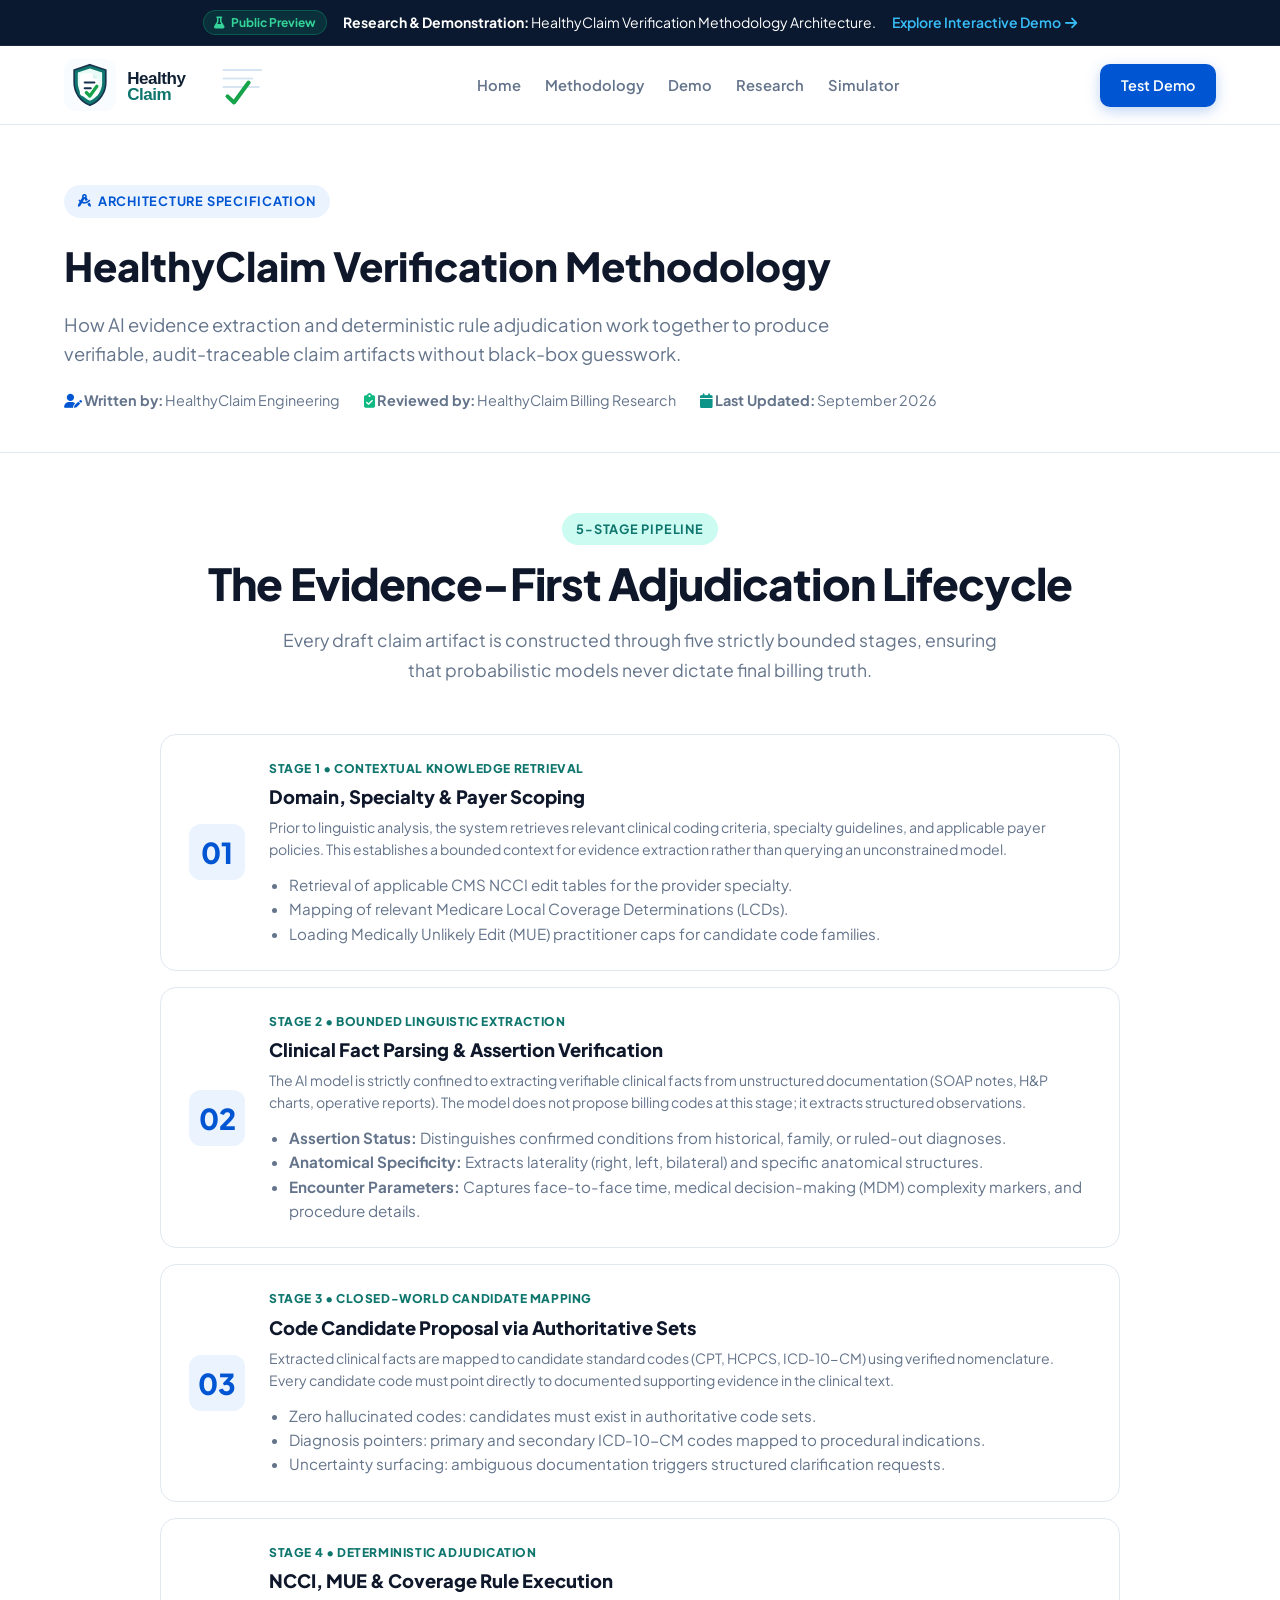
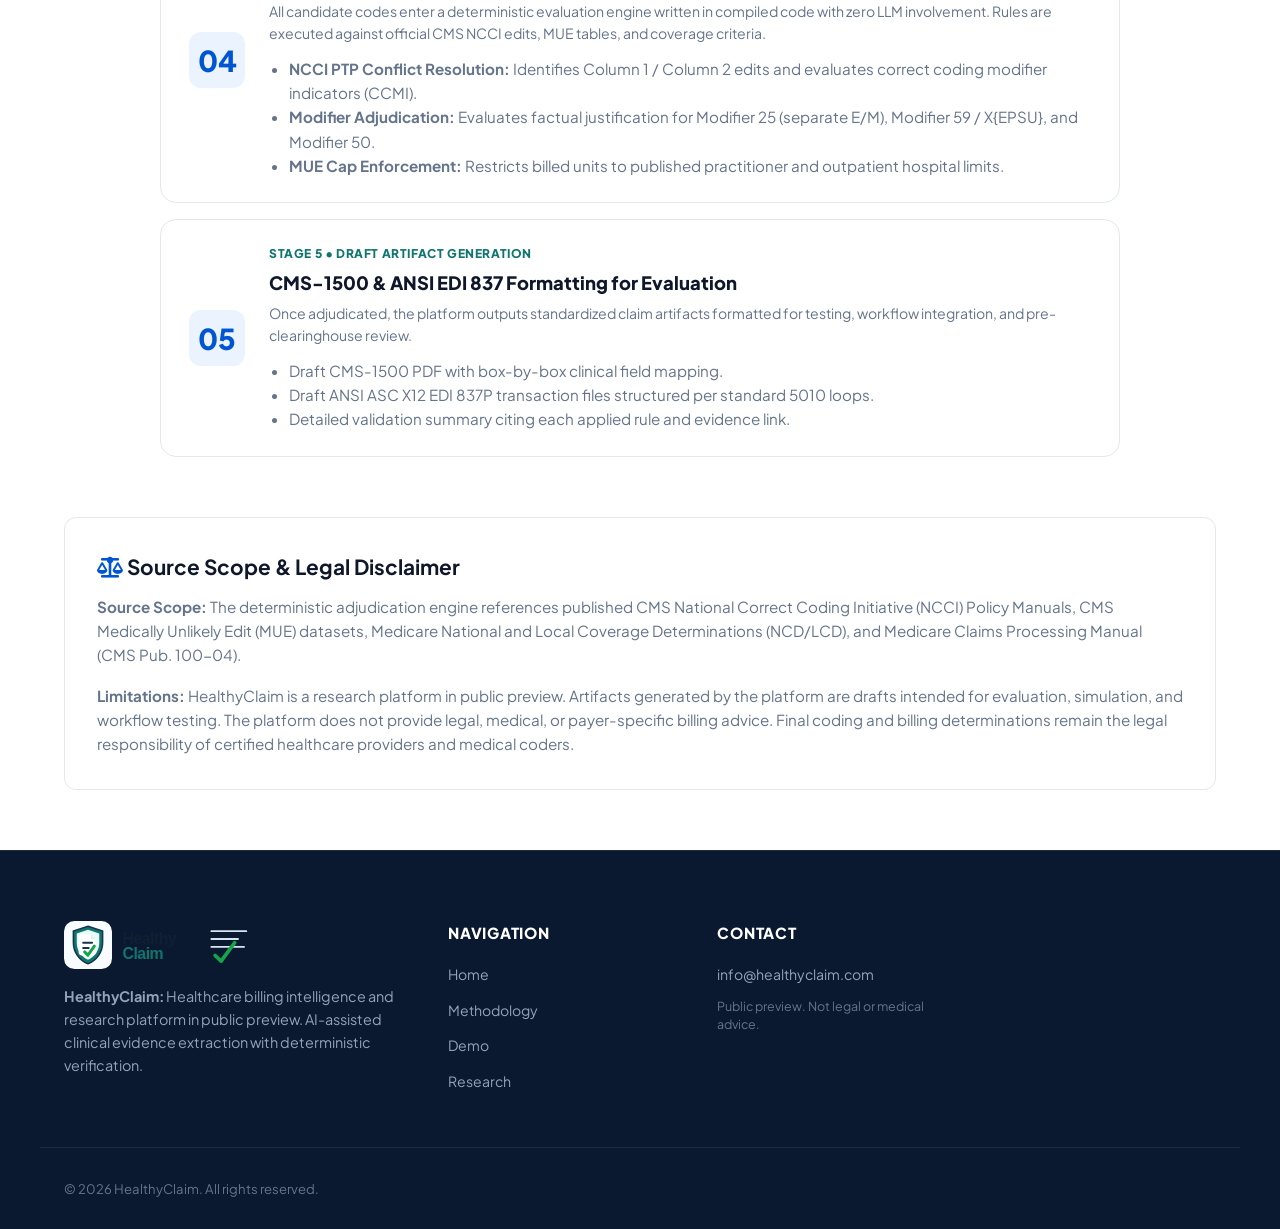
<file: methodology/index.html>
<!DOCTYPE html>
<html lang="en">
<head>
    <meta charset="UTF-8">
    <meta name="viewport" content="width=device-width, initial-scale=1.0">
    <title>HealthyClaim | Verification Methodology — AI Evidence Extraction &amp; Deterministic Adjudication</title>
    <meta name="description" content="Explore HealthyClaim's 5-stage verification methodology: separating linguistic clinical evidence extraction from deterministic rule adjudication for medical coding and claim generation.">
    <meta name="keywords" content="medical coding methodology, deterministic verification, AI evidence extraction, NCCI adjudication, MUE caps, clinical documentation coding">
    <meta property="og:title" content="HealthyClaim | Verification Methodology">
    <meta property="og:description" content="How AI evidence extraction and deterministic rule adjudication work together to produce verifiable, audit-traceable claim artifacts.">
    <meta property="og:image" content="https://healthyclaim.com/og-image.png">
    <meta property="og:url" content="https://healthyclaim.com/methodology/">
    <meta name="twitter:card" content="summary_large_image">
    <link rel="canonical" href="https://healthyclaim.com/methodology/">
    <link rel="stylesheet" href="/style.css">
    <link rel="preconnect" href="https://fonts.googleapis.com">
    <link rel="preconnect" href="https://fonts.gstatic.com" crossorigin>
    <link href="https://fonts.googleapis.com/css2?family=Plus+Jakarta+Sans:wght@400;500;600;700;800&family=Inter:wght@400;500;600;700&family=JetBrains+Mono:wght@400;500;600&display=swap" rel="stylesheet">
    <link rel="stylesheet" href="https://cdnjs.cloudflare.com/ajax/libs/font-awesome/6.5.0/css/all.min.css">
    
    <!-- JSON-LD BreadcrumbList -->
    <script type="application/ld+json">
    {
      "@context": "https://schema.org",
      "@type": "BreadcrumbList",
      "itemListElement": [
        {
          "@type": "ListItem",
          "position": 1,
          "name": "Home",
          "item": "https://healthyclaim.com/"
        },
        {
          "@type": "ListItem",
          "position": 2,
          "name": "Methodology",
          "item": "https://healthyclaim.com/methodology/"
        }
      ]
    }
    </script>
</head>
<body>

    <!-- ===================== TOP ANNOUNCEMENT ===================== -->
    <div class="announcement-bar">
        <div class="container announcement-inner">
            <span class="pulse-tag"><i class="fa-solid fa-flask"></i> Public Preview</span>
            <span class="announcement-text"><strong>Research &amp; Demonstration:</strong> HealthyClaim Verification Methodology Architecture.</span>
            <a href="/demo/" class="announcement-link">Explore Interactive Demo <i class="fa-solid fa-arrow-right"></i></a>
        </div>
    </div>

    <!-- ===================== NAVBAR ===================== -->
    <nav class="navbar" id="top">
        <div class="container nav-container">
            <a href="/" class="logo-link">
                <img src="/healthy-claim-logo.svg" alt="HealthyClaim Logo" class="logo-img">
            </a>
            <ul class="nav-links">
                <li><a href="/">Home</a></li>
                <li><a href="/methodology/" class="active">Methodology</a></li>
                <li><a href="/demo/">Demo</a></li>
                <li><a href="/research/">Research</a></li>
                <li><a href="/#simulator">Simulator</a></li>
            </ul>
            <div class="nav-actions">
                <a href="/demo/" class="btn btn-primary nav-cta">Test Demo</a>
                <button class="mobile-toggle" aria-label="Toggle menu"><i class="fa-solid fa-bars"></i></button>
            </div>
        </div>
    </nav>

    <!-- ===================== PAGE HEADER ===================== -->
    <header class="section" style="background: var(--bg); padding: 60px 0 40px; border-bottom: 1px solid var(--border);">
        <div class="container">
            <span class="badge badge-primary"><i class="fa-solid fa-compass-drafting"></i> Architecture Specification</span>
            <h1 style="font-size: 2.5rem; font-weight: 800; margin: 16px 0 12px; color: var(--text);">
                HealthyClaim Verification Methodology
            </h1>
            <p style="font-size: 1.15rem; color: var(--text-muted); max-width: 800px; line-height: 1.6;">
                How AI evidence extraction and deterministic rule adjudication work together to produce verifiable, audit-traceable claim artifacts without black-box guesswork.
            </p>
            <div style="display: flex; gap: 24px; margin-top: 20px; font-size: 0.9rem; color: var(--text-muted); flex-wrap: wrap;">
                <span><i class="fa-solid fa-user-pen text-primary"></i> <strong>Written by:</strong> HealthyClaim Engineering</span>
                <span><i class="fa-solid fa-clipboard-check text-green"></i> <strong>Reviewed by:</strong> HealthyClaim Billing Research</span>
                <span><i class="fa-solid fa-calendar text-accent"></i> <strong>Last Updated:</strong> September 2026</span>
            </div>
        </div>
    </header>

    <!-- ===================== 5-STAGE PIPELINE DETAIL ===================== -->
    <main class="section" style="padding: 60px 0;">
        <div class="container">
            <div class="section-header text-center" style="margin-bottom: 48px;">
                <span class="badge badge-accent">5-Stage Pipeline</span>
                <h2 class="section-title">The Evidence-First Adjudication Lifecycle</h2>
                <p class="section-subtitle">
                    Every draft claim artifact is constructed through five strictly bounded stages, ensuring that probabilistic models never dictate final billing truth.
                </p>
            </div>

            <div class="accuracy-layers-list">
                <!-- Stage 1 -->
                <div class="layer-card">
                    <div class="layer-num">01</div>
                    <div class="layer-content">
                        <div class="layer-tag">Stage 1 &bull; Contextual Knowledge Retrieval</div>
                        <h3>Domain, Specialty &amp; Payer Scoping</h3>
                        <p>
                            Prior to linguistic analysis, the system retrieves relevant clinical coding criteria, specialty guidelines, and applicable payer policies. This establishes a bounded context for evidence extraction rather than querying an unconstrained model.
                        </p>
                        <ul style="margin-top: 12px; font-size: 0.95rem; color: var(--text-muted); padding-left: 20px;">
                            <li>Retrieval of applicable CMS NCCI edit tables for the provider specialty.</li>
                            <li>Mapping of relevant Medicare Local Coverage Determinations (LCDs).</li>
                            <li>Loading Medically Unlikely Edit (MUE) practitioner caps for candidate code families.</li>
                        </ul>
                    </div>
                </div>

                <!-- Stage 2 -->
                <div class="layer-card">
                    <div class="layer-num">02</div>
                    <div class="layer-content">
                        <div class="layer-tag">Stage 2 &bull; Bounded Linguistic Extraction</div>
                        <h3>Clinical Fact Parsing &amp; Assertion Verification</h3>
                        <p>
                            The AI model is strictly confined to extracting verifiable clinical facts from unstructured documentation (SOAP notes, H&amp;P charts, operative reports). The model does not propose billing codes at this stage; it extracts structured observations.
                        </p>
                        <ul style="margin-top: 12px; font-size: 0.95rem; color: var(--text-muted); padding-left: 20px;">
                            <li><strong>Assertion Status:</strong> Distinguishes confirmed conditions from historical, family, or ruled-out diagnoses.</li>
                            <li><strong>Anatomical Specificity:</strong> Extracts laterality (right, left, bilateral) and specific anatomical structures.</li>
                            <li><strong>Encounter Parameters:</strong> Captures face-to-face time, medical decision-making (MDM) complexity markers, and procedure details.</li>
                        </ul>
                    </div>
                </div>

                <!-- Stage 3 -->
                <div class="layer-card">
                    <div class="layer-num">03</div>
                    <div class="layer-content">
                        <div class="layer-tag">Stage 3 &bull; Closed-World Candidate Mapping</div>
                        <h3>Code Candidate Proposal via Authoritative Sets</h3>
                        <p>
                            Extracted clinical facts are mapped to candidate standard codes (CPT, HCPCS, ICD-10-CM) using verified nomenclature. Every candidate code must point directly to documented supporting evidence in the clinical text.
                        </p>
                        <ul style="margin-top: 12px; font-size: 0.95rem; color: var(--text-muted); padding-left: 20px;">
                            <li>Zero hallucinated codes: candidates must exist in authoritative code sets.</li>
                            <li>Diagnosis pointers: primary and secondary ICD-10-CM codes mapped to procedural indications.</li>
                            <li>Uncertainty surfacing: ambiguous documentation triggers structured clarification requests.</li>
                        </ul>
                    </div>
                </div>

                <!-- Stage 4 -->
                <div class="layer-card">
                    <div class="layer-num">04</div>
                    <div class="layer-content">
                        <div class="layer-tag">Stage 4 &bull; Deterministic Adjudication</div>
                        <h3>NCCI, MUE &amp; Coverage Rule Execution</h3>
                        <p>
                            All candidate codes enter a deterministic evaluation engine written in compiled code with zero LLM involvement. Rules are executed against official CMS NCCI edits, MUE tables, and coverage criteria.
                        </p>
                        <ul style="margin-top: 12px; font-size: 0.95rem; color: var(--text-muted); padding-left: 20px;">
                            <li><strong>NCCI PTP Conflict Resolution:</strong> Identifies Column 1 / Column 2 edits and evaluates correct coding modifier indicators (CCMI).</li>
                            <li><strong>Modifier Adjudication:</strong> Evaluates factual justification for Modifier 25 (separate E/M), Modifier 59 / X{EPSU}, and Modifier 50.</li>
                            <li><strong>MUE Cap Enforcement:</strong> Restricts billed units to published practitioner and outpatient hospital limits.</li>
                        </ul>
                    </div>
                </div>

                <!-- Stage 5 -->
                <div class="layer-card">
                    <div class="layer-num">05</div>
                    <div class="layer-content">
                        <div class="layer-tag">Stage 5 &bull; Draft Artifact Generation</div>
                        <h3>CMS-1500 &amp; ANSI EDI 837 Formatting for Evaluation</h3>
                        <p>
                            Once adjudicated, the platform outputs standardized claim artifacts formatted for testing, workflow integration, and pre-clearinghouse review.
                        </p>
                        <ul style="margin-top: 12px; font-size: 0.95rem; color: var(--text-muted); padding-left: 20px;">
                            <li>Draft CMS-1500 PDF with box-by-box clinical field mapping.</li>
                            <li>Draft ANSI ASC X12 EDI 837P transaction files structured per standard 5010 loops.</li>
                            <li>Detailed validation summary citing each applied rule and evidence link.</li>
                        </ul>
                    </div>
                </div>
            </div>

            <!-- ===================== SOURCE MATERIAL & LIMITATIONS ===================== -->
            <div style="margin-top: 60px; background: var(--bg); padding: 32px; border-radius: 12px; border: 1px solid var(--border);">
                <h3 style="font-size: 1.3rem; font-weight: 700; margin-bottom: 12px;"><i class="fa-solid fa-scale-balanced text-primary"></i> Source Scope &amp; Legal Disclaimer</h3>
                <p style="font-size: 0.95rem; color: var(--text-muted); line-height: 1.6; margin-bottom: 16px;">
                    <strong>Source Scope:</strong> The deterministic adjudication engine references published CMS National Correct Coding Initiative (NCCI) Policy Manuals, CMS Medically Unlikely Edit (MUE) datasets, Medicare National and Local Coverage Determinations (NCD/LCD), and Medicare Claims Processing Manual (CMS Pub. 100-04).
                </p>
                <p style="font-size: 0.95rem; color: var(--text-muted); line-height: 1.6; margin-bottom: 0;">
                    <strong>Limitations:</strong> HealthyClaim is a research platform in public preview. Artifacts generated by the platform are drafts intended for evaluation, simulation, and workflow testing. The platform does not provide legal, medical, or payer-specific billing advice. Final coding and billing determinations remain the legal responsibility of certified healthcare providers and medical coders.
                </p>
            </div>
        </div>
    </main>

    <!-- ===================== FOOTER ===================== -->
    <footer class="footer">
        <div class="container footer-top">
            <div class="footer-brand-col">
                <img src="/healthy-claim-logo.svg" alt="HealthyClaim" class="footer-logo">
                <p class="footer-tagline">
                    <strong>HealthyClaim:</strong> Healthcare billing intelligence and research platform in public preview. AI-assisted clinical evidence extraction with deterministic verification.
                </p>
            </div>
            <div class="footer-nav-col">
                <h4>Navigation</h4>
                <ul>
                    <li><a href="/">Home</a></li>
                    <li><a href="/methodology/">Methodology</a></li>
                    <li><a href="/demo/">Demo</a></li>
                    <li><a href="/research/">Research</a></li>
                </ul>
            </div>
            <div class="footer-nav-col">
                <h4>Contact</h4>
                <ul>
                    <li><a href="mailto:info@healthyclaim.com">info@healthyclaim.com</a></li>
                    <li><span class="legal-notice">Public preview. Not legal or medical advice.</span></li>
                </ul>
            </div>
        </div>
        <div class="container footer-bottom">
            <p>&copy; 2026 HealthyClaim. All rights reserved.</p>
        </div>
    </footer>

</body>
</html>
</file>
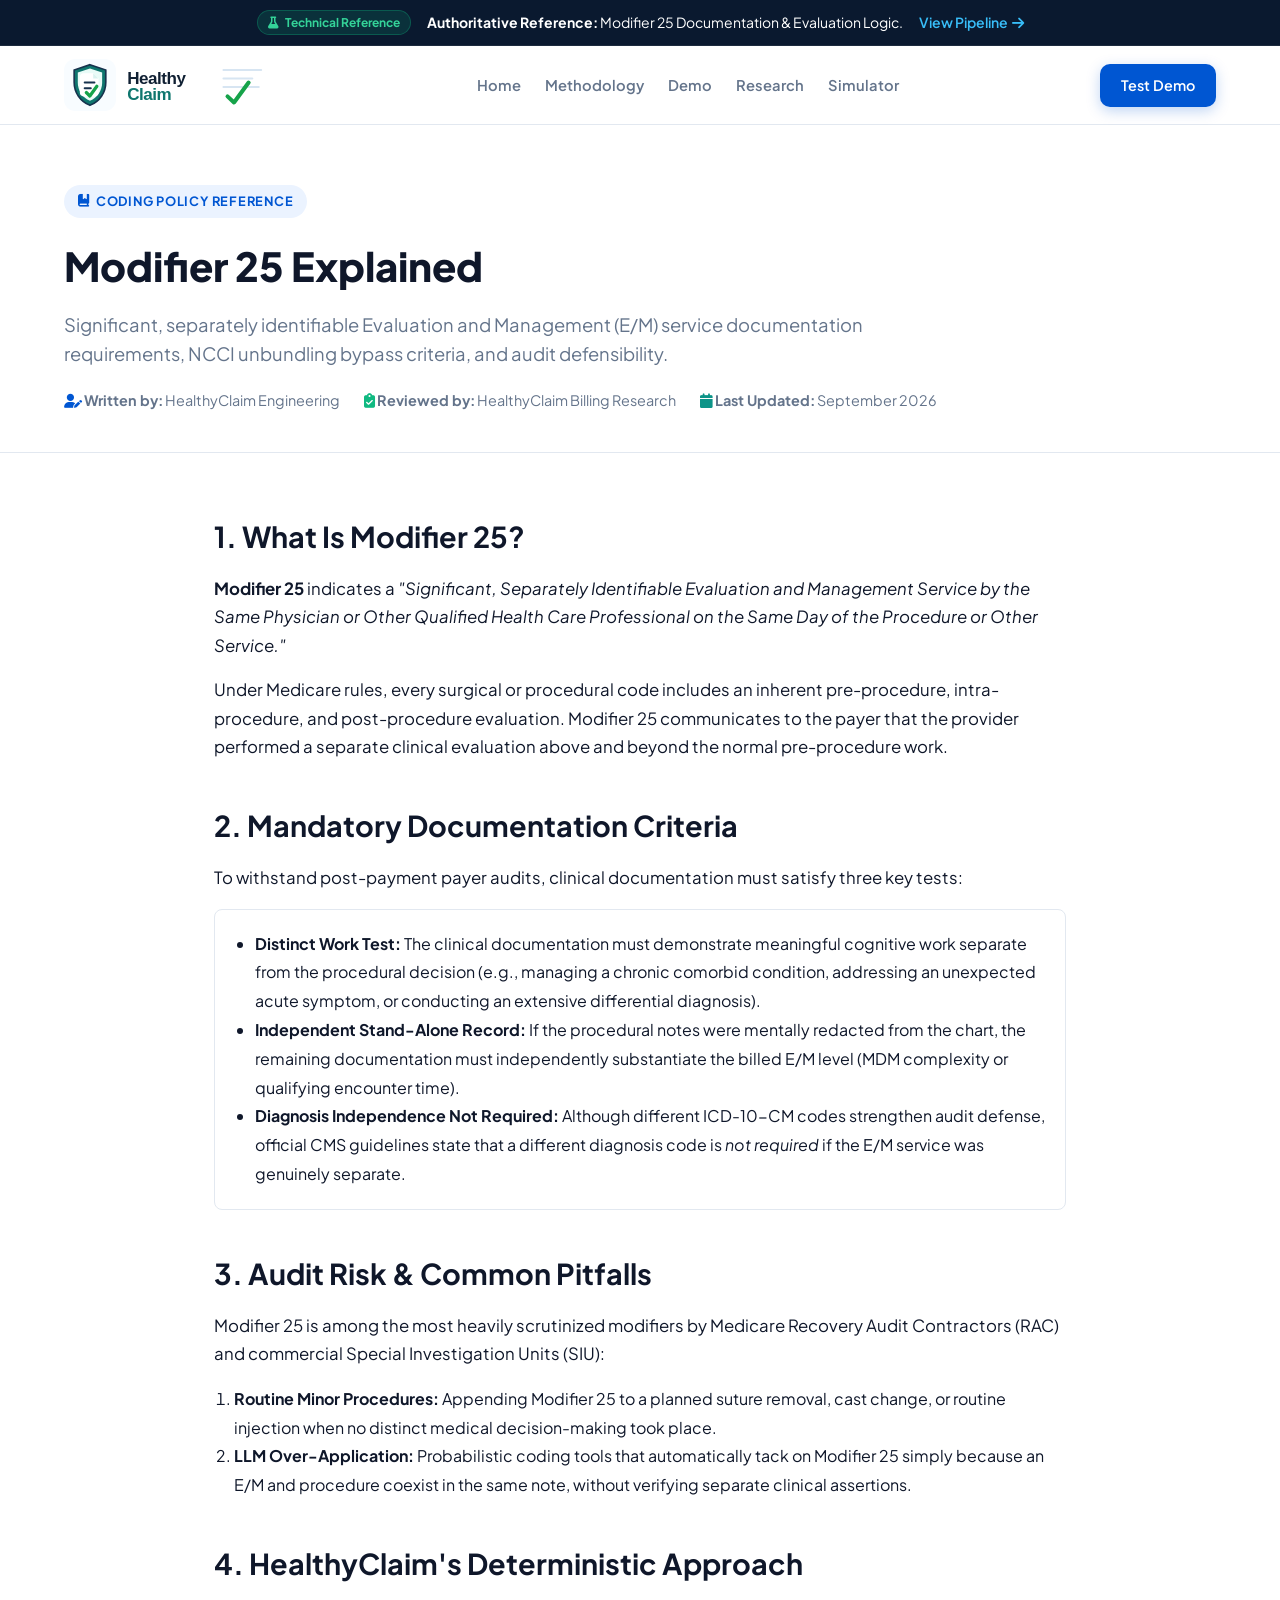
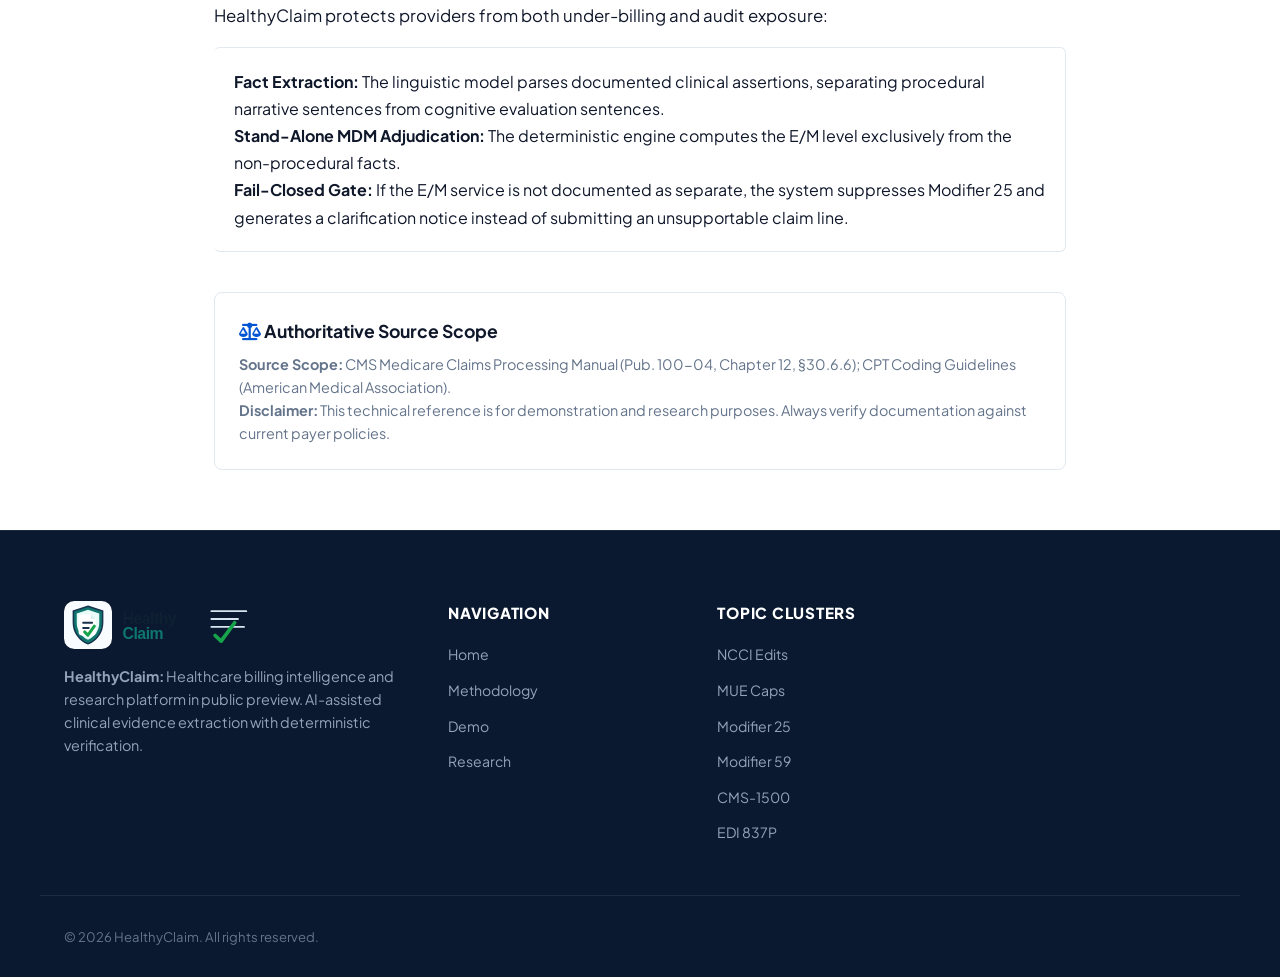
<file: modifier-25/index.html>
<!DOCTYPE html>
<html lang="en">
<head>
    <meta charset="UTF-8">
    <meta name="viewport" content="width=device-width, initial-scale=1.0">
    <title>HealthyClaim | Modifier 25 Explained — Clinical Evidence &amp; Deterministic Adjudication</title>
    <meta name="description" content="A comprehensive guide to Modifier 25: documentation standards for significant, separately identifiable E/M services, NCCI interaction, audit defense, and deterministic verification.">
    <meta name="keywords" content="modifier 25 medical billing, modifier 25 documentation rules, significant separately identifiable EM, modifier 25 NCCI, automated modifier 25 evaluation">
    <meta property="og:title" content="HealthyClaim | Modifier 25 Explained">
    <meta property="og:description" content="Technical guide to Modifier 25 documentation standards, NCCI interaction, and deterministic verification.">
    <meta property="og:image" content="https://healthyclaim.com/og-image.png">
    <meta property="og:url" content="https://healthyclaim.com/modifier-25/">
    <meta name="twitter:card" content="summary_large_image">
    <link rel="canonical" href="https://healthyclaim.com/modifier-25/">
    <link rel="stylesheet" href="/style.css">
    <link rel="preconnect" href="https://fonts.googleapis.com">
    <link rel="preconnect" href="https://fonts.gstatic.com" crossorigin>
    <link href="https://fonts.googleapis.com/css2?family=Plus+Jakarta+Sans:wght@400;500;600;700;800&family=Inter:wght@400;500;600;700&family=JetBrains+Mono:wght@400;500;600&display=swap" rel="stylesheet">
    <link rel="stylesheet" href="https://cdnjs.cloudflare.com/ajax/libs/font-awesome/6.5.0/css/all.min.css">
    
    <!-- JSON-LD BreadcrumbList -->
    <script type="application/ld+json">
    {
      "@context": "https://schema.org",
      "@type": "BreadcrumbList",
      "itemListElement": [
        {
          "@type": "ListItem",
          "position": 1,
          "name": "Home",
          "item": "https://healthyclaim.com/"
        },
        {
          "@type": "ListItem",
          "position": 2,
          "name": "Modifier 25",
          "item": "https://healthyclaim.com/modifier-25/"
        }
      ]
    }
    </script>
</head>
<body>

    <!-- ===================== TOP ANNOUNCEMENT ===================== -->
    <div class="announcement-bar">
        <div class="container announcement-inner">
            <span class="pulse-tag"><i class="fa-solid fa-flask"></i> Technical Reference</span>
            <span class="announcement-text"><strong>Authoritative Reference:</strong> Modifier 25 Documentation &amp; Evaluation Logic.</span>
            <a href="/methodology/" class="announcement-link">View Pipeline <i class="fa-solid fa-arrow-right"></i></a>
        </div>
    </div>

    <!-- ===================== NAVBAR ===================== -->
    <nav class="navbar" id="top">
        <div class="container nav-container">
            <a href="/" class="logo-link">
                <img src="/healthy-claim-logo.svg" alt="HealthyClaim Logo" class="logo-img">
            </a>
            <ul class="nav-links">
                <li><a href="/">Home</a></li>
                <li><a href="/methodology/">Methodology</a></li>
                <li><a href="/demo/">Demo</a></li>
                <li><a href="/research/">Research</a></li>
                <li><a href="/#simulator">Simulator</a></li>
            </ul>
            <div class="nav-actions">
                <a href="/demo/" class="btn btn-primary nav-cta">Test Demo</a>
                <button class="mobile-toggle" aria-label="Toggle menu"><i class="fa-solid fa-bars"></i></button>
            </div>
        </div>
    </nav>

    <!-- ===================== PAGE HEADER ===================== -->
    <header class="section" style="background: var(--bg); padding: 60px 0 40px; border-bottom: 1px solid var(--border);">
        <div class="container">
            <span class="badge badge-primary"><i class="fa-solid fa-book-bookmark"></i> Coding Policy Reference</span>
            <h1 style="font-size: 2.5rem; font-weight: 800; margin: 16px 0 12px; color: var(--text);">
                Modifier 25 Explained
            </h1>
            <p style="font-size: 1.15rem; color: var(--text-muted); max-width: 800px; line-height: 1.6;">
                Significant, separately identifiable Evaluation and Management (E/M) service documentation requirements, NCCI unbundling bypass criteria, and audit defensibility.
            </p>
            <div style="display: flex; gap: 24px; margin-top: 20px; font-size: 0.9rem; color: var(--text-muted); flex-wrap: wrap;">
                <span><i class="fa-solid fa-user-pen text-primary"></i> <strong>Written by:</strong> HealthyClaim Engineering</span>
                <span><i class="fa-solid fa-clipboard-check text-green"></i> <strong>Reviewed by:</strong> HealthyClaim Billing Research</span>
                <span><i class="fa-solid fa-calendar text-accent"></i> <strong>Last Updated:</strong> September 2026</span>
            </div>
        </div>
    </header>

    <!-- ===================== CONTENT ===================== -->
    <main class="section" style="padding: 60px 0;">
        <div class="container" style="max-width: 900px;">
            
            <section style="margin-bottom: 40px;">
                <h2 style="font-size: 1.8rem; font-weight: 700; margin-bottom: 16px;">1. What Is Modifier 25?</h2>
                <p style="font-size: 1.05rem; line-height: 1.7; color: var(--text); margin-bottom: 16px;">
                    <strong>Modifier 25</strong> indicates a <em>"Significant, Separately Identifiable Evaluation and Management Service by the Same Physician or Other Qualified Health Care Professional on the Same Day of the Procedure or Other Service."</em>
                </p>
                <p style="font-size: 1.05rem; line-height: 1.7; color: var(--text); margin-bottom: 16px;">
                    Under Medicare rules, every surgical or procedural code includes an inherent pre-procedure, intra-procedure, and post-procedure evaluation. Modifier 25 communicates to the payer that the provider performed a separate clinical evaluation above and beyond the normal pre-procedure work.
                </p>
            </section>

            <section style="margin-bottom: 40px;">
                <h2 style="font-size: 1.8rem; font-weight: 700; margin-bottom: 16px;">2. Mandatory Documentation Criteria</h2>
                <p style="font-size: 1.05rem; line-height: 1.7; color: var(--text); margin-bottom: 16px;">
                    To withstand post-payment payer audits, clinical documentation must satisfy three key tests:
                </p>
                
                <div style="background: var(--bg); border: 1px solid var(--border); border-radius: 8px; padding: 20px; margin-bottom: 20px;">
                    <ul style="padding-left: 20px; line-height: 1.8; color: var(--text);">
                        <li><strong>Distinct Work Test:</strong> The clinical documentation must demonstrate meaningful cognitive work separate from the procedural decision (e.g., managing a chronic comorbid condition, addressing an unexpected acute symptom, or conducting an extensive differential diagnosis).</li>
                        <li><strong>Independent Stand-Alone Record:</strong> If the procedural notes were mentally redacted from the chart, the remaining documentation must independently substantiate the billed E/M level (MDM complexity or qualifying encounter time).</li>
                        <li><strong>Diagnosis Independence Not Required:</strong> Although different ICD-10-CM codes strengthen audit defense, official CMS guidelines state that a different diagnosis code is <em>not required</em> if the E/M service was genuinely separate.</li>
                    </ul>
                </div>
            </section>

            <section style="margin-bottom: 40px;">
                <h2 style="font-size: 1.8rem; font-weight: 700; margin-bottom: 16px;">3. Audit Risk &amp; Common Pitfalls</h2>
                <p style="font-size: 1.05rem; line-height: 1.7; color: var(--text); margin-bottom: 16px;">
                    Modifier 25 is among the most heavily scrutinized modifiers by Medicare Recovery Audit Contractors (RAC) and commercial Special Investigation Units (SIU):
                </p>
                <ol style="padding-left: 20px; line-height: 1.8; color: var(--text); margin-bottom: 16px;">
                    <li><strong>Routine Minor Procedures:</strong> Appending Modifier 25 to a planned suture removal, cast change, or routine injection when no distinct medical decision-making took place.</li>
                    <li><strong>LLM Over-Application:</strong> Probabilistic coding tools that automatically tack on Modifier 25 simply because an E/M and procedure coexist in the same note, without verifying separate clinical assertions.</li>
                </ol>
            </section>

            <section style="margin-bottom: 40px;">
                <h2 style="font-size: 1.8rem; font-weight: 700; margin-bottom: 16px;">4. HealthyClaim's Deterministic Approach</h2>
                <p style="font-size: 1.05rem; line-height: 1.7; color: var(--text); margin-bottom: 16px;">
                    HealthyClaim protects providers from both under-billing and audit exposure:
                </p>
                <div style="background: var(--white); border: 1px solid var(--border); border-left: 4px solid var(--blue); padding: 20px; border-radius: 6px; margin-bottom: 16px;">
                    <p style="margin: 0; line-height: 1.7; color: var(--text);">
                        <strong>Fact Extraction:</strong> The linguistic model parses documented clinical assertions, separating procedural narrative sentences from cognitive evaluation sentences.<br>
                        <strong>Stand-Alone MDM Adjudication:</strong> The deterministic engine computes the E/M level exclusively from the non-procedural facts.<br>
                        <strong>Fail-Closed Gate:</strong> If the E/M service is not documented as separate, the system suppresses Modifier 25 and generates a clarification notice instead of submitting an unsupportable claim line.
                    </p>
                </div>
            </section>

            <!-- Source & Limitations -->
            <div style="background: var(--bg); padding: 24px; border-radius: 8px; border: 1px solid var(--border); margin-top: 40px;">
                <h4 style="font-size: 1.1rem; font-weight: 700; margin-bottom: 8px;"><i class="fa-solid fa-scale-balanced text-primary"></i> Authoritative Source Scope</h4>
                <p style="font-size: 0.9rem; color: var(--text-muted); line-height: 1.6; margin: 0;">
                    <strong>Source Scope:</strong> CMS Medicare Claims Processing Manual (Pub. 100-04, Chapter 12, §30.6.6); CPT Coding Guidelines (American Medical Association).<br>
                    <strong>Disclaimer:</strong> This technical reference is for demonstration and research purposes. Always verify documentation against current payer policies.
                </p>
            </div>

        </div>
    </main>

    <!-- ===================== FOOTER ===================== -->
    <footer class="footer">
        <div class="container footer-top">
            <div class="footer-brand-col">
                <img src="/healthy-claim-logo.svg" alt="HealthyClaim" class="footer-logo">
                <p class="footer-tagline">
                    <strong>HealthyClaim:</strong> Healthcare billing intelligence and research platform in public preview. AI-assisted clinical evidence extraction with deterministic verification.
                </p>
            </div>
            <div class="footer-nav-col">
                <h4>Navigation</h4>
                <ul>
                    <li><a href="/">Home</a></li>
                    <li><a href="/methodology/">Methodology</a></li>
                    <li><a href="/demo/">Demo</a></li>
                    <li><a href="/research/">Research</a></li>
                </ul>
            </div>
            <div class="footer-nav-col">
                <h4>Topic Clusters</h4>
                <ul>
                    <li><a href="/ncci/">NCCI Edits</a></li>
                    <li><a href="/mue/">MUE Caps</a></li>
                    <li><a href="/modifier-25/">Modifier 25</a></li>
                    <li><a href="/modifier-59/">Modifier 59</a></li>
                    <li><a href="/cms-1500/">CMS-1500</a></li>
                    <li><a href="/837p/">EDI 837P</a></li>
                </ul>
            </div>
        </div>
        <div class="container footer-bottom">
            <p>&copy; 2026 HealthyClaim. All rights reserved.</p>
        </div>
    </footer>

</body>
</html>
</file>
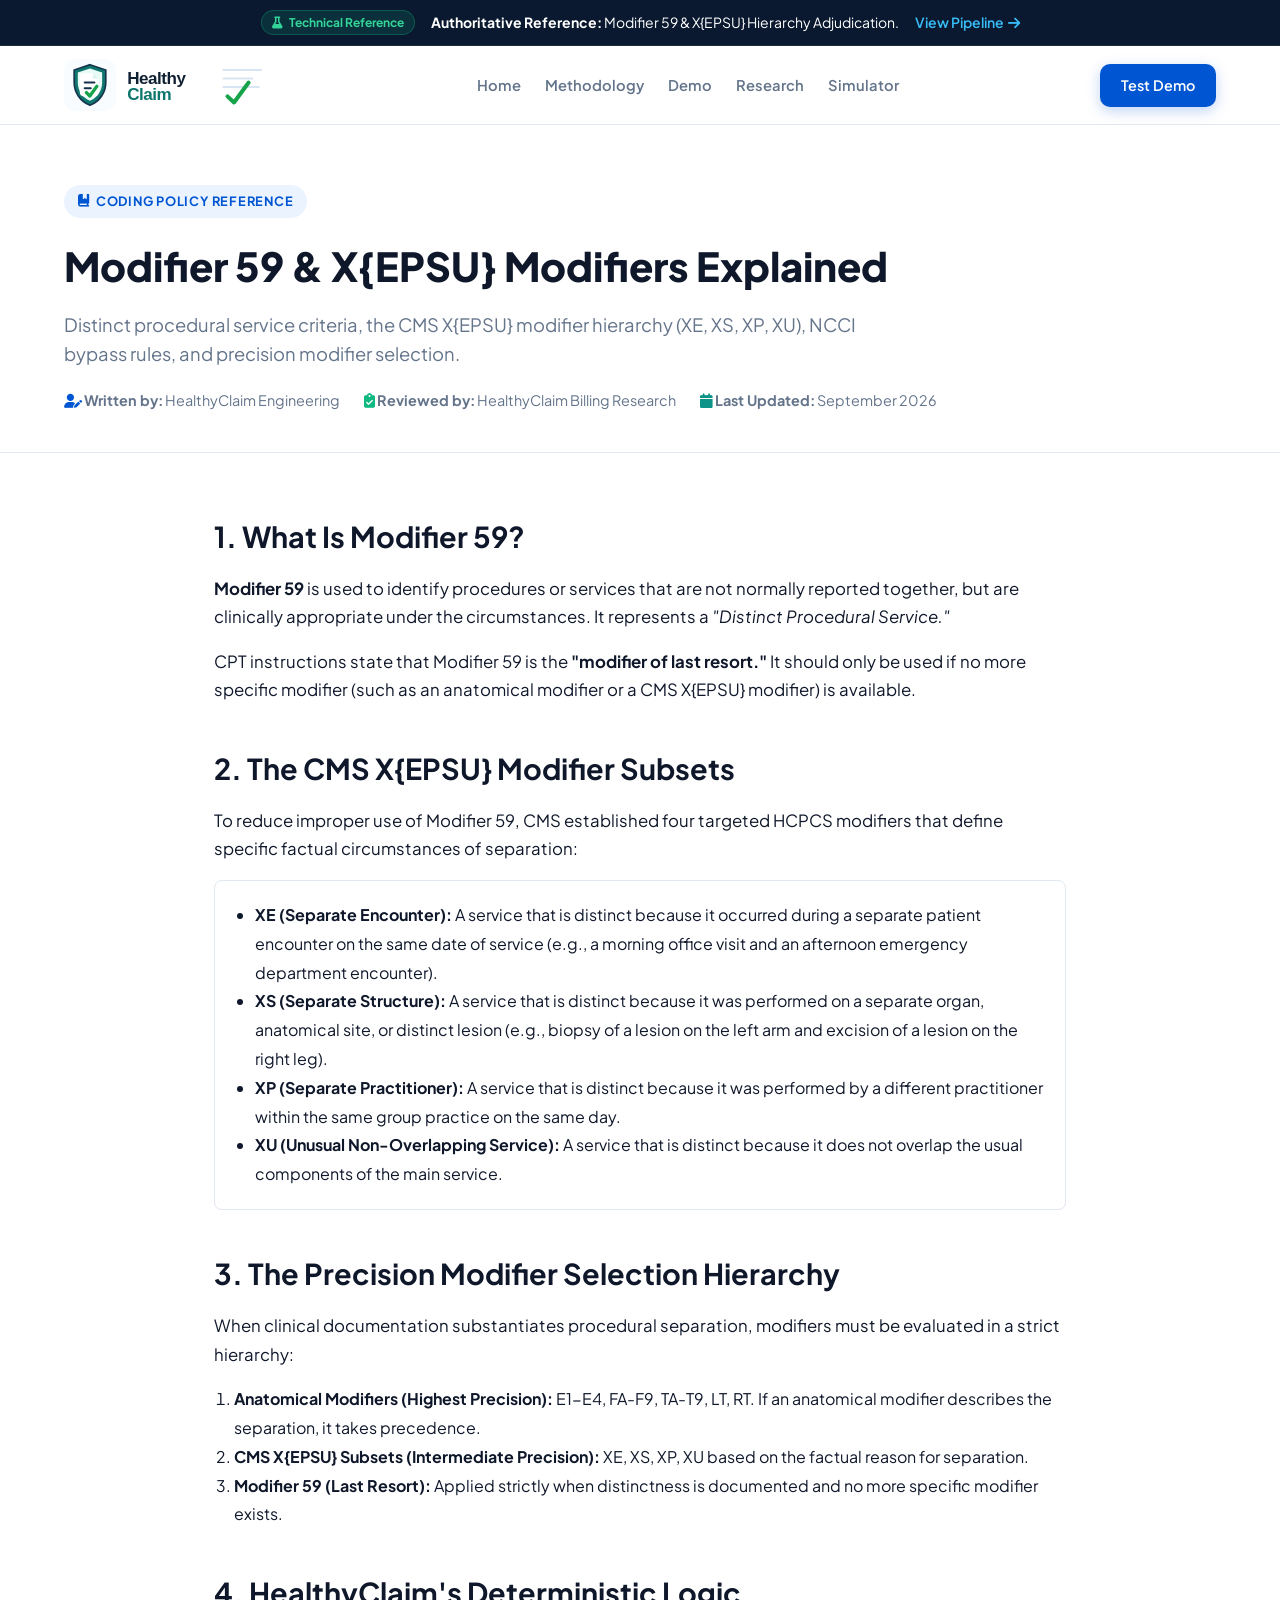
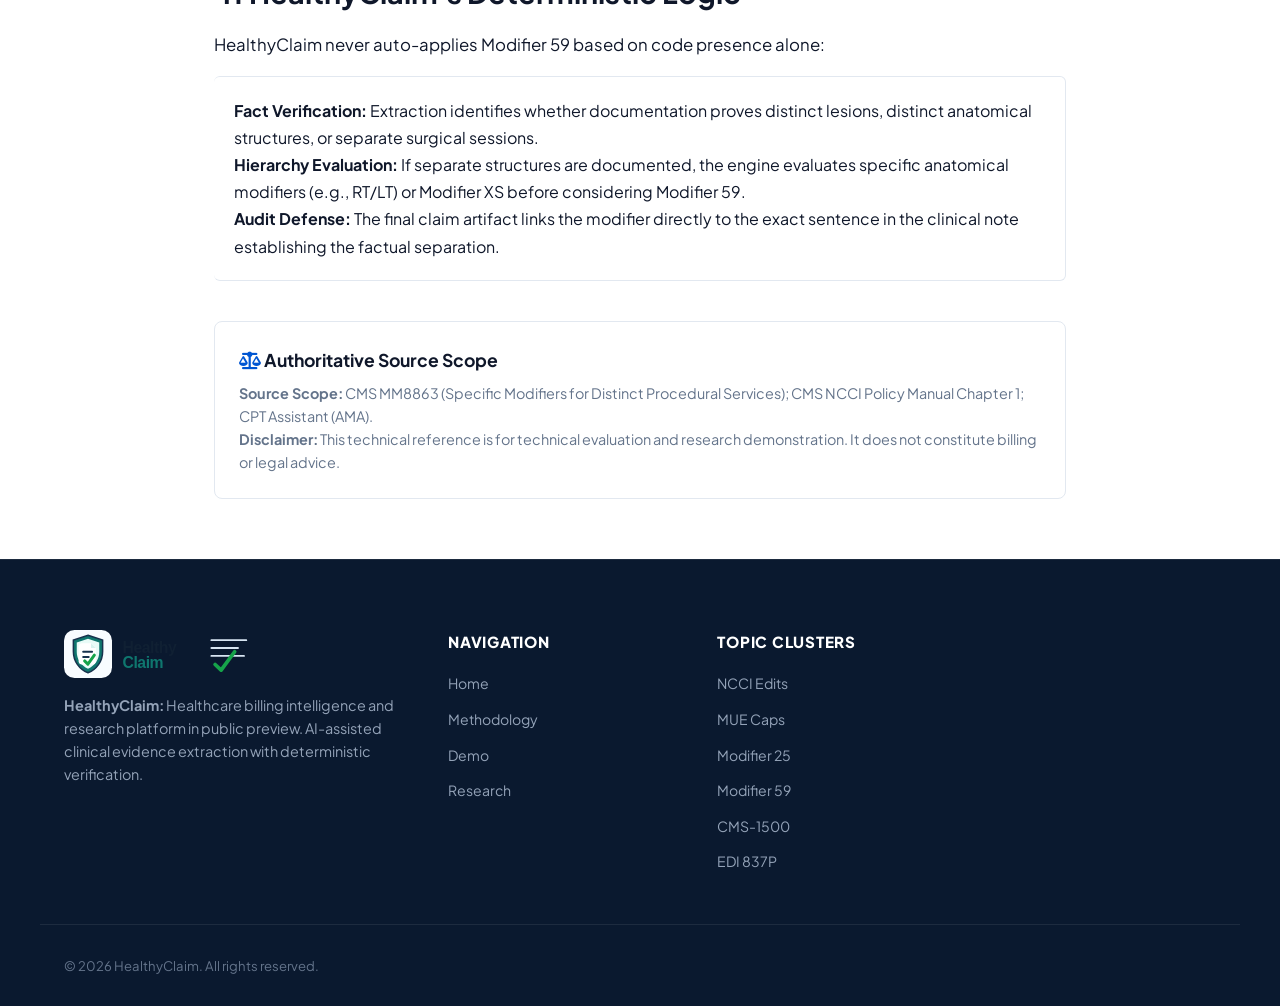
<file: modifier-59/index.html>
<!DOCTYPE html>
<html lang="en">
<head>
    <meta charset="UTF-8">
    <meta name="viewport" content="width=device-width, initial-scale=1.0">
    <title>HealthyClaim | Modifier 59 &amp; X{EPSU} Modifiers Explained — Distinct Procedural Services</title>
    <meta name="description" content="A comprehensive guide to Modifier 59 and the CMS X{EPSU} modifier hierarchy (XE, XS, XP, XU): documentation requirements, NCCI PTP unbundling, and deterministic selection.">
    <meta name="keywords" content="modifier 59 medical billing, X modifiers CMS, modifier XS, modifier XE, distinct procedural service, NCCI modifier 59 bypass">
    <meta property="og:title" content="HealthyClaim | Modifier 59 &amp; X{EPSU} Explained">
    <meta property="og:description" content="Technical guide to Modifier 59 and CMS X{EPSU} subsets, NCCI bypass logic, and deterministic modifier hierarchy.">
    <meta property="og:image" content="https://healthyclaim.com/og-image.png">
    <meta property="og:url" content="https://healthyclaim.com/modifier-59/">
    <meta name="twitter:card" content="summary_large_image">
    <link rel="canonical" href="https://healthyclaim.com/modifier-59/">
    <link rel="stylesheet" href="/style.css">
    <link rel="preconnect" href="https://fonts.googleapis.com">
    <link rel="preconnect" href="https://fonts.gstatic.com" crossorigin>
    <link href="https://fonts.googleapis.com/css2?family=Plus+Jakarta+Sans:wght@400;500;600;700;800&family=Inter:wght@400;500;600;700&family=JetBrains+Mono:wght@400;500;600&display=swap" rel="stylesheet">
    <link rel="stylesheet" href="https://cdnjs.cloudflare.com/ajax/libs/font-awesome/6.5.0/css/all.min.css">
    
    <!-- JSON-LD BreadcrumbList -->
    <script type="application/ld+json">
    {
      "@context": "https://schema.org",
      "@type": "BreadcrumbList",
      "itemListElement": [
        {
          "@type": "ListItem",
          "position": 1,
          "name": "Home",
          "item": "https://healthyclaim.com/"
        },
        {
          "@type": "ListItem",
          "position": 2,
          "name": "Modifier 59 & X{EPSU}",
          "item": "https://healthyclaim.com/modifier-59/"
        }
      ]
    }
    </script>
</head>
<body>

    <!-- ===================== TOP ANNOUNCEMENT ===================== -->
    <div class="announcement-bar">
        <div class="container announcement-inner">
            <span class="pulse-tag"><i class="fa-solid fa-flask"></i> Technical Reference</span>
            <span class="announcement-text"><strong>Authoritative Reference:</strong> Modifier 59 &amp; X{EPSU} Hierarchy Adjudication.</span>
            <a href="/methodology/" class="announcement-link">View Pipeline <i class="fa-solid fa-arrow-right"></i></a>
        </div>
    </div>

    <!-- ===================== NAVBAR ===================== -->
    <nav class="navbar" id="top">
        <div class="container nav-container">
            <a href="/" class="logo-link">
                <img src="/healthy-claim-logo.svg" alt="HealthyClaim Logo" class="logo-img">
            </a>
            <ul class="nav-links">
                <li><a href="/">Home</a></li>
                <li><a href="/methodology/">Methodology</a></li>
                <li><a href="/demo/">Demo</a></li>
                <li><a href="/research/">Research</a></li>
                <li><a href="/#simulator">Simulator</a></li>
            </ul>
            <div class="nav-actions">
                <a href="/demo/" class="btn btn-primary nav-cta">Test Demo</a>
                <button class="mobile-toggle" aria-label="Toggle menu"><i class="fa-solid fa-bars"></i></button>
            </div>
        </div>
    </nav>

    <!-- ===================== PAGE HEADER ===================== -->
    <header class="section" style="background: var(--bg); padding: 60px 0 40px; border-bottom: 1px solid var(--border);">
        <div class="container">
            <span class="badge badge-primary"><i class="fa-solid fa-book-bookmark"></i> Coding Policy Reference</span>
            <h1 style="font-size: 2.5rem; font-weight: 800; margin: 16px 0 12px; color: var(--text);">
                Modifier 59 &amp; X{EPSU} Modifiers Explained
            </h1>
            <p style="font-size: 1.15rem; color: var(--text-muted); max-width: 800px; line-height: 1.6;">
                Distinct procedural service criteria, the CMS X{EPSU} modifier hierarchy (XE, XS, XP, XU), NCCI bypass rules, and precision modifier selection.
            </p>
            <div style="display: flex; gap: 24px; margin-top: 20px; font-size: 0.9rem; color: var(--text-muted); flex-wrap: wrap;">
                <span><i class="fa-solid fa-user-pen text-primary"></i> <strong>Written by:</strong> HealthyClaim Engineering</span>
                <span><i class="fa-solid fa-clipboard-check text-green"></i> <strong>Reviewed by:</strong> HealthyClaim Billing Research</span>
                <span><i class="fa-solid fa-calendar text-accent"></i> <strong>Last Updated:</strong> September 2026</span>
            </div>
        </div>
    </header>

    <!-- ===================== CONTENT ===================== -->
    <main class="section" style="padding: 60px 0;">
        <div class="container" style="max-width: 900px;">
            
            <section style="margin-bottom: 40px;">
                <h2 style="font-size: 1.8rem; font-weight: 700; margin-bottom: 16px;">1. What Is Modifier 59?</h2>
                <p style="font-size: 1.05rem; line-height: 1.7; color: var(--text); margin-bottom: 16px;">
                    <strong>Modifier 59</strong> is used to identify procedures or services that are not normally reported together, but are clinically appropriate under the circumstances. It represents a <em>"Distinct Procedural Service."</em>
                </p>
                <p style="font-size: 1.05rem; line-height: 1.7; color: var(--text); margin-bottom: 16px;">
                    CPT instructions state that Modifier 59 is the <strong>"modifier of last resort."</strong> It should only be used if no more specific modifier (such as an anatomical modifier or a CMS X{EPSU} modifier) is available.
                </p>
            </section>

            <section style="margin-bottom: 40px;">
                <h2 style="font-size: 1.8rem; font-weight: 700; margin-bottom: 16px;">2. The CMS X{EPSU} Modifier Subsets</h2>
                <p style="font-size: 1.05rem; line-height: 1.7; color: var(--text); margin-bottom: 16px;">
                    To reduce improper use of Modifier 59, CMS established four targeted HCPCS modifiers that define specific factual circumstances of separation:
                </p>
                
                <div style="background: var(--bg); border: 1px solid var(--border); border-radius: 8px; padding: 20px; margin-bottom: 20px;">
                    <ul style="padding-left: 20px; line-height: 1.8; color: var(--text);">
                        <li><strong>XE (Separate Encounter):</strong> A service that is distinct because it occurred during a separate patient encounter on the same date of service (e.g., a morning office visit and an afternoon emergency department encounter).</li>
                        <li><strong>XS (Separate Structure):</strong> A service that is distinct because it was performed on a separate organ, anatomical site, or distinct lesion (e.g., biopsy of a lesion on the left arm and excision of a lesion on the right leg).</li>
                        <li><strong>XP (Separate Practitioner):</strong> A service that is distinct because it was performed by a different practitioner within the same group practice on the same day.</li>
                        <li><strong>XU (Unusual Non-Overlapping Service):</strong> A service that is distinct because it does not overlap the usual components of the main service.</li>
                    </ul>
                </div>
            </section>

            <section style="margin-bottom: 40px;">
                <h2 style="font-size: 1.8rem; font-weight: 700; margin-bottom: 16px;">3. The Precision Modifier Selection Hierarchy</h2>
                <p style="font-size: 1.05rem; line-height: 1.7; color: var(--text); margin-bottom: 16px;">
                    When clinical documentation substantiates procedural separation, modifiers must be evaluated in a strict hierarchy:
                </p>
                <ol style="padding-left: 20px; line-height: 1.8; color: var(--text); margin-bottom: 16px;">
                    <li><strong>Anatomical Modifiers (Highest Precision):</strong> E1-E4, FA-F9, TA-T9, LT, RT. If an anatomical modifier describes the separation, it takes precedence.</li>
                    <li><strong>CMS X{EPSU} Subsets (Intermediate Precision):</strong> XE, XS, XP, XU based on the factual reason for separation.</li>
                    <li><strong>Modifier 59 (Last Resort):</strong> Applied strictly when distinctness is documented and no more specific modifier exists.</li>
                </ol>
            </section>

            <section style="margin-bottom: 40px;">
                <h2 style="font-size: 1.8rem; font-weight: 700; margin-bottom: 16px;">4. HealthyClaim's Deterministic Logic</h2>
                <p style="font-size: 1.05rem; line-height: 1.7; color: var(--text); margin-bottom: 16px;">
                    HealthyClaim never auto-applies Modifier 59 based on code presence alone:
                </p>
                <div style="background: var(--white); border: 1px solid var(--border); border-left: 4px solid var(--blue); padding: 20px; border-radius: 6px; margin-bottom: 16px;">
                    <p style="margin: 0; line-height: 1.7; color: var(--text);">
                        <strong>Fact Verification:</strong> Extraction identifies whether documentation proves distinct lesions, distinct anatomical structures, or separate surgical sessions.<br>
                        <strong>Hierarchy Evaluation:</strong> If separate structures are documented, the engine evaluates specific anatomical modifiers (e.g., RT/LT) or Modifier XS before considering Modifier 59.<br>
                        <strong>Audit Defense:</strong> The final claim artifact links the modifier directly to the exact sentence in the clinical note establishing the factual separation.
                    </p>
                </div>
            </section>

            <!-- Source & Limitations -->
            <div style="background: var(--bg); padding: 24px; border-radius: 8px; border: 1px solid var(--border); margin-top: 40px;">
                <h4 style="font-size: 1.1rem; font-weight: 700; margin-bottom: 8px;"><i class="fa-solid fa-scale-balanced text-primary"></i> Authoritative Source Scope</h4>
                <p style="font-size: 0.9rem; color: var(--text-muted); line-height: 1.6; margin: 0;">
                    <strong>Source Scope:</strong> CMS MM8863 (Specific Modifiers for Distinct Procedural Services); CMS NCCI Policy Manual Chapter 1; CPT Assistant (AMA).<br>
                    <strong>Disclaimer:</strong> This technical reference is for technical evaluation and research demonstration. It does not constitute billing or legal advice.
                </p>
            </div>

        </div>
    </main>

    <!-- ===================== FOOTER ===================== -->
    <footer class="footer">
        <div class="container footer-top">
            <div class="footer-brand-col">
                <img src="/healthy-claim-logo.svg" alt="HealthyClaim" class="footer-logo">
                <p class="footer-tagline">
                    <strong>HealthyClaim:</strong> Healthcare billing intelligence and research platform in public preview. AI-assisted clinical evidence extraction with deterministic verification.
                </p>
            </div>
            <div class="footer-nav-col">
                <h4>Navigation</h4>
                <ul>
                    <li><a href="/">Home</a></li>
                    <li><a href="/methodology/">Methodology</a></li>
                    <li><a href="/demo/">Demo</a></li>
                    <li><a href="/research/">Research</a></li>
                </ul>
            </div>
            <div class="footer-nav-col">
                <h4>Topic Clusters</h4>
                <ul>
                    <li><a href="/ncci/">NCCI Edits</a></li>
                    <li><a href="/mue/">MUE Caps</a></li>
                    <li><a href="/modifier-25/">Modifier 25</a></li>
                    <li><a href="/modifier-59/">Modifier 59</a></li>
                    <li><a href="/cms-1500/">CMS-1500</a></li>
                    <li><a href="/837p/">EDI 837P</a></li>
                </ul>
            </div>
        </div>
        <div class="container footer-bottom">
            <p>&copy; 2026 HealthyClaim. All rights reserved.</p>
        </div>
    </footer>

</body>
</html>
</file>
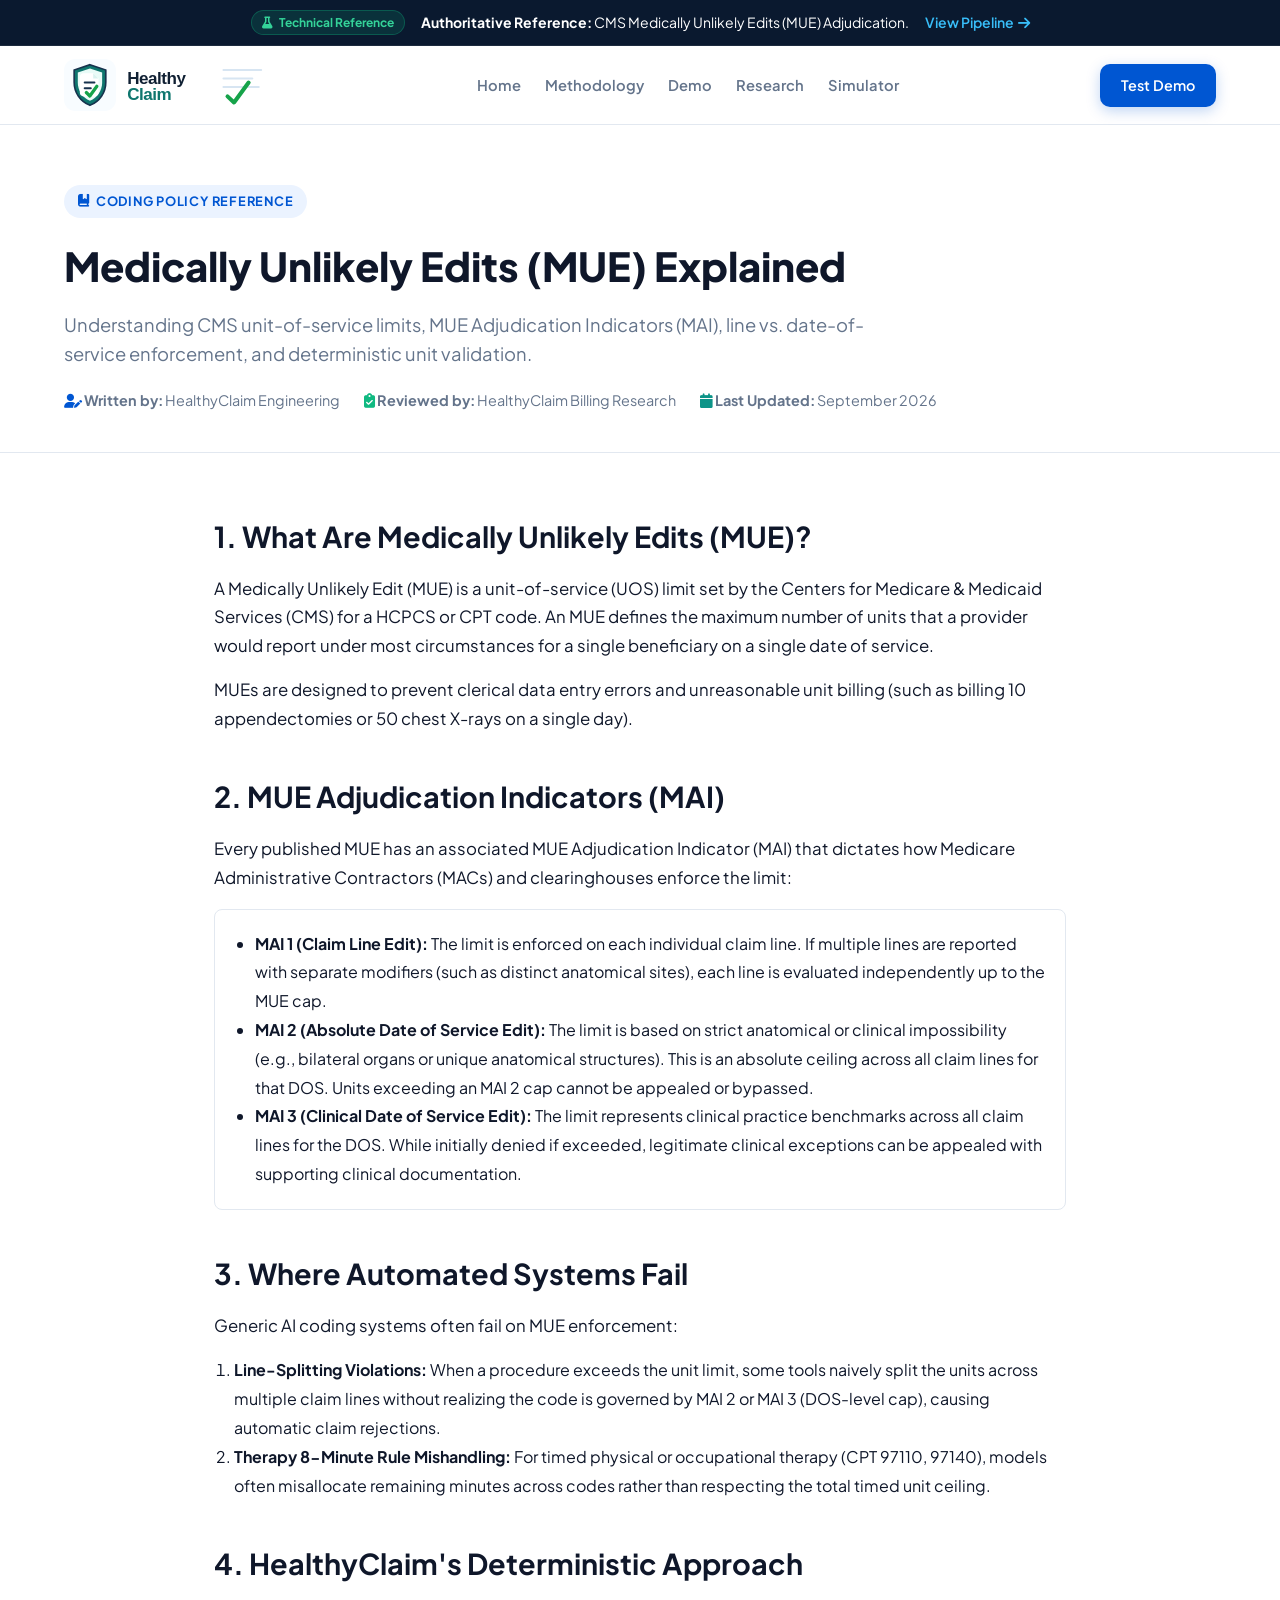
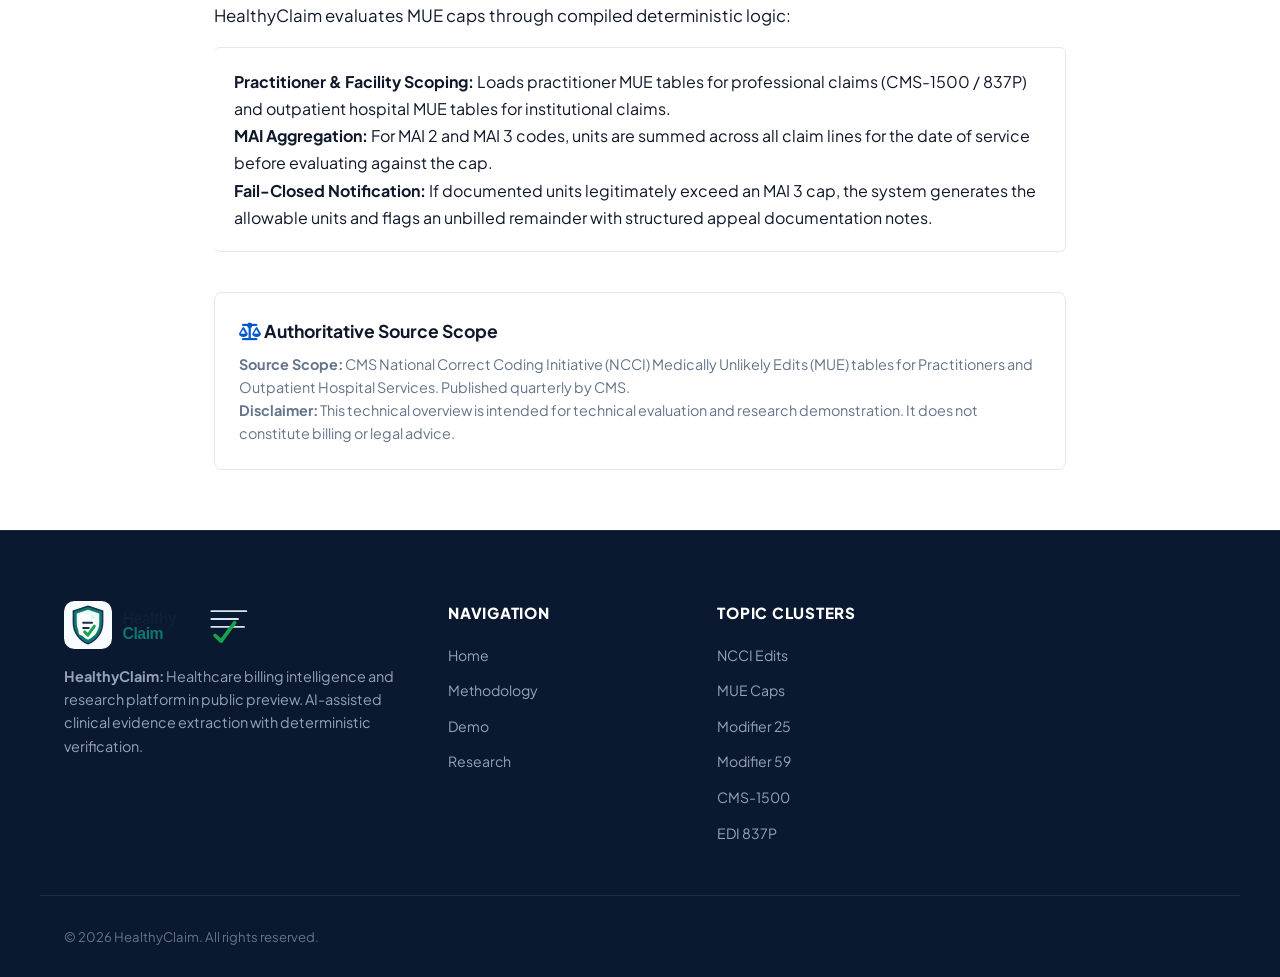
<file: mue/index.html>
<!DOCTYPE html>
<html lang="en">
<head>
    <meta charset="UTF-8">
    <meta name="viewport" content="width=device-width, initial-scale=1.0">
    <title>HealthyClaim | Medically Unlikely Edits (MUE) Explained — Deterministic Unit Adjudication</title>
    <meta name="description" content="A technical guide to CMS Medically Unlikely Edits (MUE), practitioner unit ceilings, MUE Adjudication Indicators (MAI 1, 2, 3), and deterministic unit validation in medical claims.">
    <meta name="keywords" content="MUE medical billing, CMS Medically Unlikely Edits, MAI adjudication indicators, MUE unit caps, practitioner MUE, automated MUE checking">
    <meta property="og:title" content="HealthyClaim | Medically Unlikely Edits (MUE) Explained">
    <meta property="og:description" content="Technical guide to CMS MUE unit caps, MAI adjudication indicators, and deterministic unit adjudication in medical claims.">
    <meta property="og:image" content="https://healthyclaim.com/og-image.png">
    <meta property="og:url" content="https://healthyclaim.com/mue/">
    <meta name="twitter:card" content="summary_large_image">
    <link rel="canonical" href="https://healthyclaim.com/mue/">
    <link rel="stylesheet" href="/style.css">
    <link rel="preconnect" href="https://fonts.googleapis.com">
    <link rel="preconnect" href="https://fonts.gstatic.com" crossorigin>
    <link href="https://fonts.googleapis.com/css2?family=Plus+Jakarta+Sans:wght@400;500;600;700;800&family=Inter:wght@400;500;600;700&family=JetBrains+Mono:wght@400;500;600&display=swap" rel="stylesheet">
    <link rel="stylesheet" href="https://cdnjs.cloudflare.com/ajax/libs/font-awesome/6.5.0/css/all.min.css">
    
    <!-- JSON-LD BreadcrumbList -->
    <script type="application/ld+json">
    {
      "@context": "https://schema.org",
      "@type": "BreadcrumbList",
      "itemListElement": [
        {
          "@type": "ListItem",
          "position": 1,
          "name": "Home",
          "item": "https://healthyclaim.com/"
        },
        {
          "@type": "ListItem",
          "position": 2,
          "name": "MUE Edits",
          "item": "https://healthyclaim.com/mue/"
        }
      ]
    }
    </script>
</head>
<body>

    <!-- ===================== TOP ANNOUNCEMENT ===================== -->
    <div class="announcement-bar">
        <div class="container announcement-inner">
            <span class="pulse-tag"><i class="fa-solid fa-flask"></i> Technical Reference</span>
            <span class="announcement-text"><strong>Authoritative Reference:</strong> CMS Medically Unlikely Edits (MUE) Adjudication.</span>
            <a href="/methodology/" class="announcement-link">View Pipeline <i class="fa-solid fa-arrow-right"></i></a>
        </div>
    </div>

    <!-- ===================== NAVBAR ===================== -->
    <nav class="navbar" id="top">
        <div class="container nav-container">
            <a href="/" class="logo-link">
                <img src="/healthy-claim-logo.svg" alt="HealthyClaim Logo" class="logo-img">
            </a>
            <ul class="nav-links">
                <li><a href="/">Home</a></li>
                <li><a href="/methodology/">Methodology</a></li>
                <li><a href="/demo/">Demo</a></li>
                <li><a href="/research/">Research</a></li>
                <li><a href="/#simulator">Simulator</a></li>
            </ul>
            <div class="nav-actions">
                <a href="/demo/" class="btn btn-primary nav-cta">Test Demo</a>
                <button class="mobile-toggle" aria-label="Toggle menu"><i class="fa-solid fa-bars"></i></button>
            </div>
        </div>
    </nav>

    <!-- ===================== PAGE HEADER ===================== -->
    <header class="section" style="background: var(--bg); padding: 60px 0 40px; border-bottom: 1px solid var(--border);">
        <div class="container">
            <span class="badge badge-primary"><i class="fa-solid fa-book-bookmark"></i> Coding Policy Reference</span>
            <h1 style="font-size: 2.5rem; font-weight: 800; margin: 16px 0 12px; color: var(--text);">
                Medically Unlikely Edits (MUE) Explained
            </h1>
            <p style="font-size: 1.15rem; color: var(--text-muted); max-width: 800px; line-height: 1.6;">
                Understanding CMS unit-of-service limits, MUE Adjudication Indicators (MAI), line vs. date-of-service enforcement, and deterministic unit validation.
            </p>
            <div style="display: flex; gap: 24px; margin-top: 20px; font-size: 0.9rem; color: var(--text-muted); flex-wrap: wrap;">
                <span><i class="fa-solid fa-user-pen text-primary"></i> <strong>Written by:</strong> HealthyClaim Engineering</span>
                <span><i class="fa-solid fa-clipboard-check text-green"></i> <strong>Reviewed by:</strong> HealthyClaim Billing Research</span>
                <span><i class="fa-solid fa-calendar text-accent"></i> <strong>Last Updated:</strong> September 2026</span>
            </div>
        </div>
    </header>

    <!-- ===================== CONTENT ===================== -->
    <main class="section" style="padding: 60px 0;">
        <div class="container" style="max-width: 900px;">
            
            <section style="margin-bottom: 40px;">
                <h2 style="font-size: 1.8rem; font-weight: 700; margin-bottom: 16px;">1. What Are Medically Unlikely Edits (MUE)?</h2>
                <p style="font-size: 1.05rem; line-height: 1.7; color: var(--text); margin-bottom: 16px;">
                    A Medically Unlikely Edit (MUE) is a unit-of-service (UOS) limit set by the Centers for Medicare &amp; Medicaid Services (CMS) for a HCPCS or CPT code. An MUE defines the maximum number of units that a provider would report under most circumstances for a single beneficiary on a single date of service.
                </p>
                <p style="font-size: 1.05rem; line-height: 1.7; color: var(--text); margin-bottom: 16px;">
                    MUEs are designed to prevent clerical data entry errors and unreasonable unit billing (such as billing 10 appendectomies or 50 chest X-rays on a single day).
                </p>
            </section>

            <section style="margin-bottom: 40px;">
                <h2 style="font-size: 1.8rem; font-weight: 700; margin-bottom: 16px;">2. MUE Adjudication Indicators (MAI)</h2>
                <p style="font-size: 1.05rem; line-height: 1.7; color: var(--text); margin-bottom: 16px;">
                    Every published MUE has an associated MUE Adjudication Indicator (MAI) that dictates how Medicare Administrative Contractors (MACs) and clearinghouses enforce the limit:
                </p>
                
                <div style="background: var(--bg); border: 1px solid var(--border); border-radius: 8px; padding: 20px; margin-bottom: 20px;">
                    <ul style="padding-left: 20px; line-height: 1.8; color: var(--text);">
                        <li><strong>MAI 1 (Claim Line Edit):</strong> The limit is enforced on each individual claim line. If multiple lines are reported with separate modifiers (such as distinct anatomical sites), each line is evaluated independently up to the MUE cap.</li>
                        <li><strong>MAI 2 (Absolute Date of Service Edit):</strong> The limit is based on strict anatomical or clinical impossibility (e.g., bilateral organs or unique anatomical structures). This is an absolute ceiling across all claim lines for that DOS. Units exceeding an MAI 2 cap cannot be appealed or bypassed.</li>
                        <li><strong>MAI 3 (Clinical Date of Service Edit):</strong> The limit represents clinical practice benchmarks across all claim lines for the DOS. While initially denied if exceeded, legitimate clinical exceptions can be appealed with supporting clinical documentation.</li>
                    </ul>
                </div>
            </section>

            <section style="margin-bottom: 40px;">
                <h2 style="font-size: 1.8rem; font-weight: 700; margin-bottom: 16px;">3. Where Automated Systems Fail</h2>
                <p style="font-size: 1.05rem; line-height: 1.7; color: var(--text); margin-bottom: 16px;">
                    Generic AI coding systems often fail on MUE enforcement:
                </p>
                <ol style="padding-left: 20px; line-height: 1.8; color: var(--text); margin-bottom: 16px;">
                    <li><strong>Line-Splitting Violations:</strong> When a procedure exceeds the unit limit, some tools naively split the units across multiple claim lines without realizing the code is governed by MAI 2 or MAI 3 (DOS-level cap), causing automatic claim rejections.</li>
                    <li><strong>Therapy 8-Minute Rule Mishandling:</strong> For timed physical or occupational therapy (CPT 97110, 97140), models often misallocate remaining minutes across codes rather than respecting the total timed unit ceiling.</li>
                </ol>
            </section>

            <section style="margin-bottom: 40px;">
                <h2 style="font-size: 1.8rem; font-weight: 700; margin-bottom: 16px;">4. HealthyClaim's Deterministic Approach</h2>
                <p style="font-size: 1.05rem; line-height: 1.7; color: var(--text); margin-bottom: 16px;">
                    HealthyClaim evaluates MUE caps through compiled deterministic logic:
                </p>
                <div style="background: var(--white); border: 1px solid var(--border); border-left: 4px solid var(--blue); padding: 20px; border-radius: 6px; margin-bottom: 16px;">
                    <p style="margin: 0; line-height: 1.7; color: var(--text);">
                        <strong>Practitioner &amp; Facility Scoping:</strong> Loads practitioner MUE tables for professional claims (CMS-1500 / 837P) and outpatient hospital MUE tables for institutional claims.<br>
                        <strong>MAI Aggregation:</strong> For MAI 2 and MAI 3 codes, units are summed across all claim lines for the date of service before evaluating against the cap.<br>
                        <strong>Fail-Closed Notification:</strong> If documented units legitimately exceed an MAI 3 cap, the system generates the allowable units and flags an unbilled remainder with structured appeal documentation notes.
                    </p>
                </div>
            </section>

            <!-- Source & Limitations -->
            <div style="background: var(--bg); padding: 24px; border-radius: 8px; border: 1px solid var(--border); margin-top: 40px;">
                <h4 style="font-size: 1.1rem; font-weight: 700; margin-bottom: 8px;"><i class="fa-solid fa-scale-balanced text-primary"></i> Authoritative Source Scope</h4>
                <p style="font-size: 0.9rem; color: var(--text-muted); line-height: 1.6; margin: 0;">
                    <strong>Source Scope:</strong> CMS National Correct Coding Initiative (NCCI) Medically Unlikely Edits (MUE) tables for Practitioners and Outpatient Hospital Services. Published quarterly by CMS.<br>
                    <strong>Disclaimer:</strong> This technical overview is intended for technical evaluation and research demonstration. It does not constitute billing or legal advice.
                </p>
            </div>

        </div>
    </main>

    <!-- ===================== FOOTER ===================== -->
    <footer class="footer">
        <div class="container footer-top">
            <div class="footer-brand-col">
                <img src="/healthy-claim-logo.svg" alt="HealthyClaim" class="footer-logo">
                <p class="footer-tagline">
                    <strong>HealthyClaim:</strong> Healthcare billing intelligence and research platform in public preview. AI-assisted clinical evidence extraction with deterministic verification.
                </p>
            </div>
            <div class="footer-nav-col">
                <h4>Navigation</h4>
                <ul>
                    <li><a href="/">Home</a></li>
                    <li><a href="/methodology/">Methodology</a></li>
                    <li><a href="/demo/">Demo</a></li>
                    <li><a href="/research/">Research</a></li>
                </ul>
            </div>
            <div class="footer-nav-col">
                <h4>Topic Clusters</h4>
                <ul>
                    <li><a href="/ncci/">NCCI Edits</a></li>
                    <li><a href="/mue/">MUE Caps</a></li>
                    <li><a href="/modifier-25/">Modifier 25</a></li>
                    <li><a href="/modifier-59/">Modifier 59</a></li>
                    <li><a href="/cms-1500/">CMS-1500</a></li>
                    <li><a href="/837p/">EDI 837P</a></li>
                </ul>
            </div>
        </div>
        <div class="container footer-bottom">
            <p>&copy; 2026 HealthyClaim. All rights reserved.</p>
        </div>
    </footer>

</body>
</html>
</file>
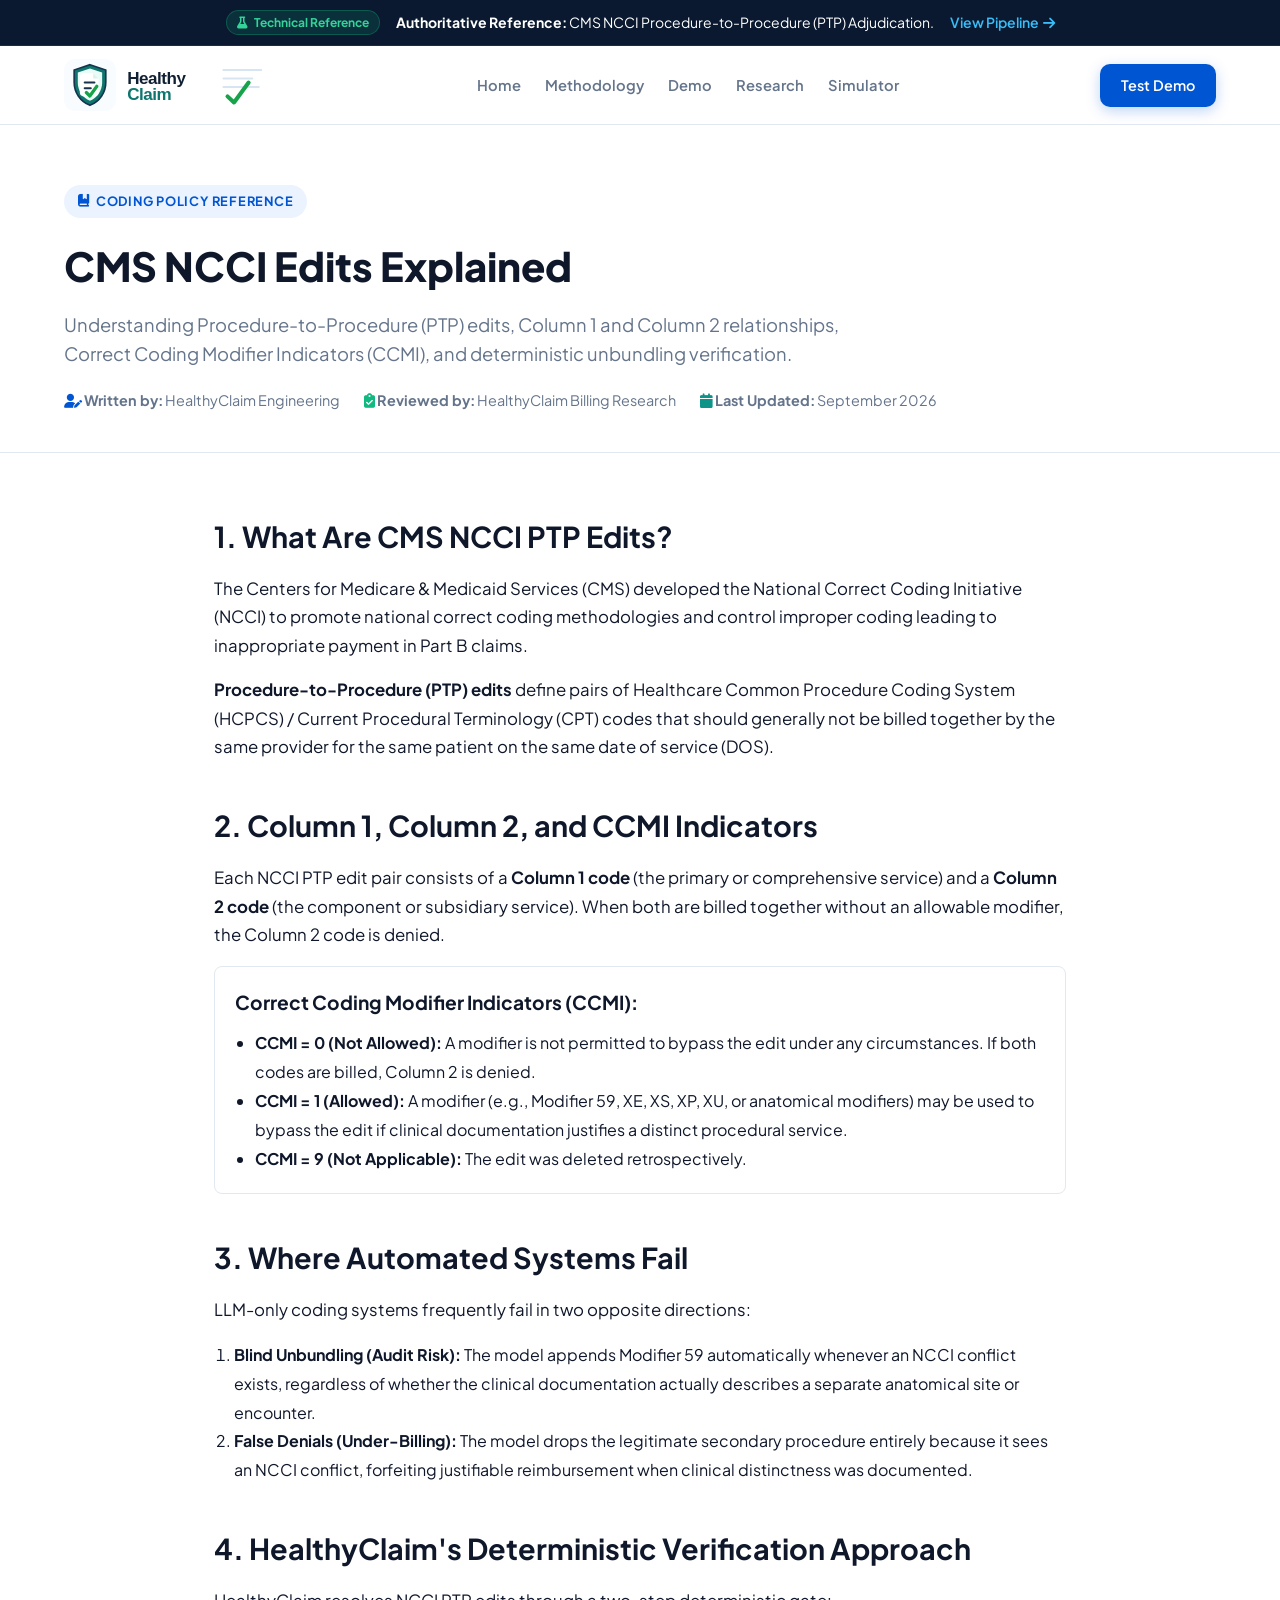
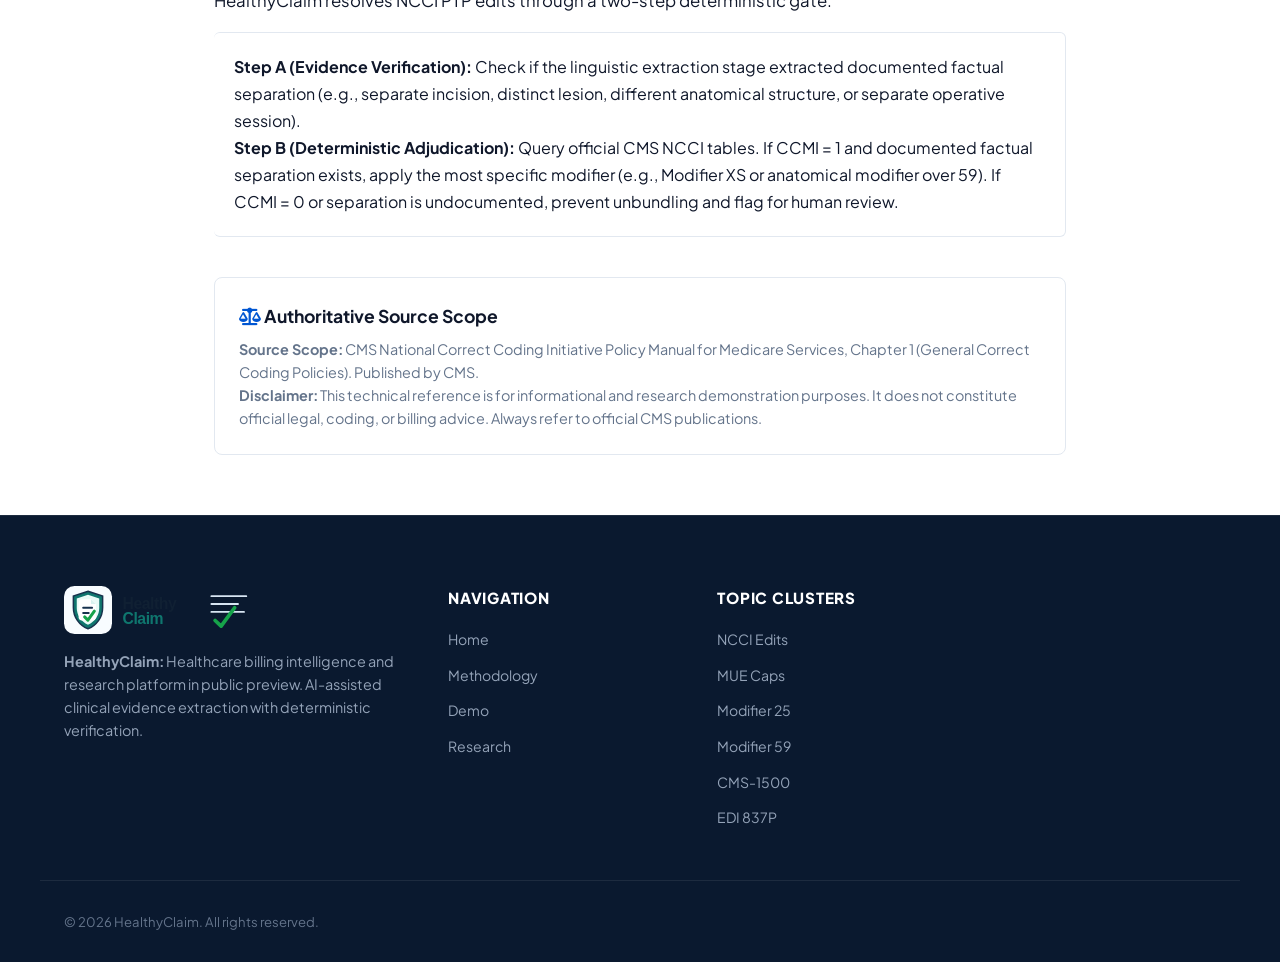
<file: ncci/index.html>
<!DOCTYPE html>
<html lang="en">
<head>
    <meta charset="UTF-8">
    <meta name="viewport" content="width=device-width, initial-scale=1.0">
    <title>HealthyClaim | CMS NCCI Edits Explained — Deterministic Unbundling Adjudication</title>
    <meta name="description" content="A comprehensive technical guide to CMS National Correct Coding Initiative (NCCI) Procedure-to-Procedure (PTP) edits, Column 1/2 logic, CCMI indicators, and deterministic unbundling verification.">
    <meta name="keywords" content="NCCI edits explained, CMS PTP edits, unbundling medical coding, CCMI modifier indicator, NCCI Column 1 Column 2, automated NCCI validation">
    <meta property="og:title" content="HealthyClaim | CMS NCCI Edits Explained">
    <meta property="og:description" content="Technical guide to CMS NCCI PTP edits, Column 1/Column 2 logic, and deterministic unbundling adjudication.">
    <meta property="og:image" content="https://healthyclaim.com/og-image.png">
    <meta property="og:url" content="https://healthyclaim.com/ncci/">
    <meta name="twitter:card" content="summary_large_image">
    <link rel="canonical" href="https://healthyclaim.com/ncci/">
    <link rel="stylesheet" href="/style.css">
    <link rel="preconnect" href="https://fonts.googleapis.com">
    <link rel="preconnect" href="https://fonts.gstatic.com" crossorigin>
    <link href="https://fonts.googleapis.com/css2?family=Plus+Jakarta+Sans:wght@400;500;600;700;800&family=Inter:wght@400;500;600;700&family=JetBrains+Mono:wght@400;500;600&display=swap" rel="stylesheet">
    <link rel="stylesheet" href="https://cdnjs.cloudflare.com/ajax/libs/font-awesome/6.5.0/css/all.min.css">
    
    <!-- JSON-LD BreadcrumbList -->
    <script type="application/ld+json">
    {
      "@context": "https://schema.org",
      "@type": "BreadcrumbList",
      "itemListElement": [
        {
          "@type": "ListItem",
          "position": 1,
          "name": "Home",
          "item": "https://healthyclaim.com/"
        },
        {
          "@type": "ListItem",
          "position": 2,
          "name": "NCCI Edits",
          "item": "https://healthyclaim.com/ncci/"
        }
      ]
    }
    </script>
</head>
<body>

    <!-- ===================== TOP ANNOUNCEMENT ===================== -->
    <div class="announcement-bar">
        <div class="container announcement-inner">
            <span class="pulse-tag"><i class="fa-solid fa-flask"></i> Technical Reference</span>
            <span class="announcement-text"><strong>Authoritative Reference:</strong> CMS NCCI Procedure-to-Procedure (PTP) Adjudication.</span>
            <a href="/methodology/" class="announcement-link">View Pipeline <i class="fa-solid fa-arrow-right"></i></a>
        </div>
    </div>

    <!-- ===================== NAVBAR ===================== -->
    <nav class="navbar" id="top">
        <div class="container nav-container">
            <a href="/" class="logo-link">
                <img src="/healthy-claim-logo.svg" alt="HealthyClaim Logo" class="logo-img">
            </a>
            <ul class="nav-links">
                <li><a href="/">Home</a></li>
                <li><a href="/methodology/">Methodology</a></li>
                <li><a href="/demo/">Demo</a></li>
                <li><a href="/research/">Research</a></li>
                <li><a href="/#simulator">Simulator</a></li>
            </ul>
            <div class="nav-actions">
                <a href="/demo/" class="btn btn-primary nav-cta">Test Demo</a>
                <button class="mobile-toggle" aria-label="Toggle menu"><i class="fa-solid fa-bars"></i></button>
            </div>
        </div>
    </nav>

    <!-- ===================== PAGE HEADER ===================== -->
    <header class="section" style="background: var(--bg); padding: 60px 0 40px; border-bottom: 1px solid var(--border);">
        <div class="container">
            <span class="badge badge-primary"><i class="fa-solid fa-book-bookmark"></i> Coding Policy Reference</span>
            <h1 style="font-size: 2.5rem; font-weight: 800; margin: 16px 0 12px; color: var(--text);">
                CMS NCCI Edits Explained
            </h1>
            <p style="font-size: 1.15rem; color: var(--text-muted); max-width: 800px; line-height: 1.6;">
                Understanding Procedure-to-Procedure (PTP) edits, Column 1 and Column 2 relationships, Correct Coding Modifier Indicators (CCMI), and deterministic unbundling verification.
            </p>
            <div style="display: flex; gap: 24px; margin-top: 20px; font-size: 0.9rem; color: var(--text-muted); flex-wrap: wrap;">
                <span><i class="fa-solid fa-user-pen text-primary"></i> <strong>Written by:</strong> HealthyClaim Engineering</span>
                <span><i class="fa-solid fa-clipboard-check text-green"></i> <strong>Reviewed by:</strong> HealthyClaim Billing Research</span>
                <span><i class="fa-solid fa-calendar text-accent"></i> <strong>Last Updated:</strong> September 2026</span>
            </div>
        </div>
    </header>

    <!-- ===================== CONTENT ===================== -->
    <main class="section" style="padding: 60px 0;">
        <div class="container" style="max-width: 900px;">
            
            <section style="margin-bottom: 40px;">
                <h2 style="font-size: 1.8rem; font-weight: 700; margin-bottom: 16px;">1. What Are CMS NCCI PTP Edits?</h2>
                <p style="font-size: 1.05rem; line-height: 1.7; color: var(--text); margin-bottom: 16px;">
                    The Centers for Medicare &amp; Medicaid Services (CMS) developed the National Correct Coding Initiative (NCCI) to promote national correct coding methodologies and control improper coding leading to inappropriate payment in Part B claims.
                </p>
                <p style="font-size: 1.05rem; line-height: 1.7; color: var(--text); margin-bottom: 16px;">
                    <strong>Procedure-to-Procedure (PTP) edits</strong> define pairs of Healthcare Common Procedure Coding System (HCPCS) / Current Procedural Terminology (CPT) codes that should generally not be billed together by the same provider for the same patient on the same date of service (DOS).
                </p>
            </section>

            <section style="margin-bottom: 40px;">
                <h2 style="font-size: 1.8rem; font-weight: 700; margin-bottom: 16px;">2. Column 1, Column 2, and CCMI Indicators</h2>
                <p style="font-size: 1.05rem; line-height: 1.7; color: var(--text); margin-bottom: 16px;">
                    Each NCCI PTP edit pair consists of a <strong>Column 1 code</strong> (the primary or comprehensive service) and a <strong>Column 2 code</strong> (the component or subsidiary service). When both are billed together without an allowable modifier, the Column 2 code is denied.
                </p>
                
                <div style="background: var(--bg); border: 1px solid var(--border); border-radius: 8px; padding: 20px; margin-bottom: 20px;">
                    <h3 style="font-size: 1.2rem; font-weight: 700; margin-bottom: 12px;">Correct Coding Modifier Indicators (CCMI):</h3>
                    <ul style="padding-left: 20px; line-height: 1.8; color: var(--text);">
                        <li><strong>CCMI = 0 (Not Allowed):</strong> A modifier is not permitted to bypass the edit under any circumstances. If both codes are billed, Column 2 is denied.</li>
                        <li><strong>CCMI = 1 (Allowed):</strong> A modifier (e.g., Modifier 59, XE, XS, XP, XU, or anatomical modifiers) may be used to bypass the edit if clinical documentation justifies a distinct procedural service.</li>
                        <li><strong>CCMI = 9 (Not Applicable):</strong> The edit was deleted retrospectively.</li>
                    </ul>
                </div>
            </section>

            <section style="margin-bottom: 40px;">
                <h2 style="font-size: 1.8rem; font-weight: 700; margin-bottom: 16px;">3. Where Automated Systems Fail</h2>
                <p style="font-size: 1.05rem; line-height: 1.7; color: var(--text); margin-bottom: 16px;">
                    LLM-only coding systems frequently fail in two opposite directions:
                </p>
                <ol style="padding-left: 20px; line-height: 1.8; color: var(--text); margin-bottom: 16px;">
                    <li><strong>Blind Unbundling (Audit Risk):</strong> The model appends Modifier 59 automatically whenever an NCCI conflict exists, regardless of whether the clinical documentation actually describes a separate anatomical site or encounter.</li>
                    <li><strong>False Denials (Under-Billing):</strong> The model drops the legitimate secondary procedure entirely because it sees an NCCI conflict, forfeiting justifiable reimbursement when clinical distinctness was documented.</li>
                </ol>
            </section>

            <section style="margin-bottom: 40px;">
                <h2 style="font-size: 1.8rem; font-weight: 700; margin-bottom: 16px;">4. HealthyClaim's Deterministic Verification Approach</h2>
                <p style="font-size: 1.05rem; line-height: 1.7; color: var(--text); margin-bottom: 16px;">
                    HealthyClaim resolves NCCI PTP edits through a two-step deterministic gate:
                </p>
                <div style="background: var(--white); border: 1px solid var(--border); border-left: 4px solid var(--blue); padding: 20px; border-radius: 6px; margin-bottom: 16px;">
                    <p style="margin: 0; line-height: 1.7; color: var(--text);">
                        <strong>Step A (Evidence Verification):</strong> Check if the linguistic extraction stage extracted documented factual separation (e.g., separate incision, distinct lesion, different anatomical structure, or separate operative session).<br>
                        <strong>Step B (Deterministic Adjudication):</strong> Query official CMS NCCI tables. If CCMI = 1 and documented factual separation exists, apply the most specific modifier (e.g., Modifier XS or anatomical modifier over 59). If CCMI = 0 or separation is undocumented, prevent unbundling and flag for human review.
                    </p>
                </div>
            </section>

            <!-- Source & Limitations -->
            <div style="background: var(--bg); padding: 24px; border-radius: 8px; border: 1px solid var(--border); margin-top: 40px;">
                <h4 style="font-size: 1.1rem; font-weight: 700; margin-bottom: 8px;"><i class="fa-solid fa-scale-balanced text-primary"></i> Authoritative Source Scope</h4>
                <p style="font-size: 0.9rem; color: var(--text-muted); line-height: 1.6; margin: 0;">
                    <strong>Source Scope:</strong> CMS National Correct Coding Initiative Policy Manual for Medicare Services, Chapter 1 (General Correct Coding Policies). Published by CMS.<br>
                    <strong>Disclaimer:</strong> This technical reference is for informational and research demonstration purposes. It does not constitute official legal, coding, or billing advice. Always refer to official CMS publications.
                </p>
            </div>

        </div>
    </main>

    <!-- ===================== FOOTER ===================== -->
    <footer class="footer">
        <div class="container footer-top">
            <div class="footer-brand-col">
                <img src="/healthy-claim-logo.svg" alt="HealthyClaim" class="footer-logo">
                <p class="footer-tagline">
                    <strong>HealthyClaim:</strong> Healthcare billing intelligence and research platform in public preview. AI-assisted clinical evidence extraction with deterministic verification.
                </p>
            </div>
            <div class="footer-nav-col">
                <h4>Navigation</h4>
                <ul>
                    <li><a href="/">Home</a></li>
                    <li><a href="/methodology/">Methodology</a></li>
                    <li><a href="/demo/">Demo</a></li>
                    <li><a href="/research/">Research</a></li>
                </ul>
            </div>
            <div class="footer-nav-col">
                <h4>Topic Clusters</h4>
                <ul>
                    <li><a href="/ncci/">NCCI Edits</a></li>
                    <li><a href="/mue/">MUE Caps</a></li>
                    <li><a href="/modifier-25/">Modifier 25</a></li>
                    <li><a href="/modifier-59/">Modifier 59</a></li>
                    <li><a href="/cms-1500/">CMS-1500</a></li>
                    <li><a href="/837p/">EDI 837P</a></li>
                </ul>
            </div>
        </div>
        <div class="container footer-bottom">
            <p>&copy; 2026 HealthyClaim. All rights reserved.</p>
        </div>
    </footer>

</body>
</html>
</file>
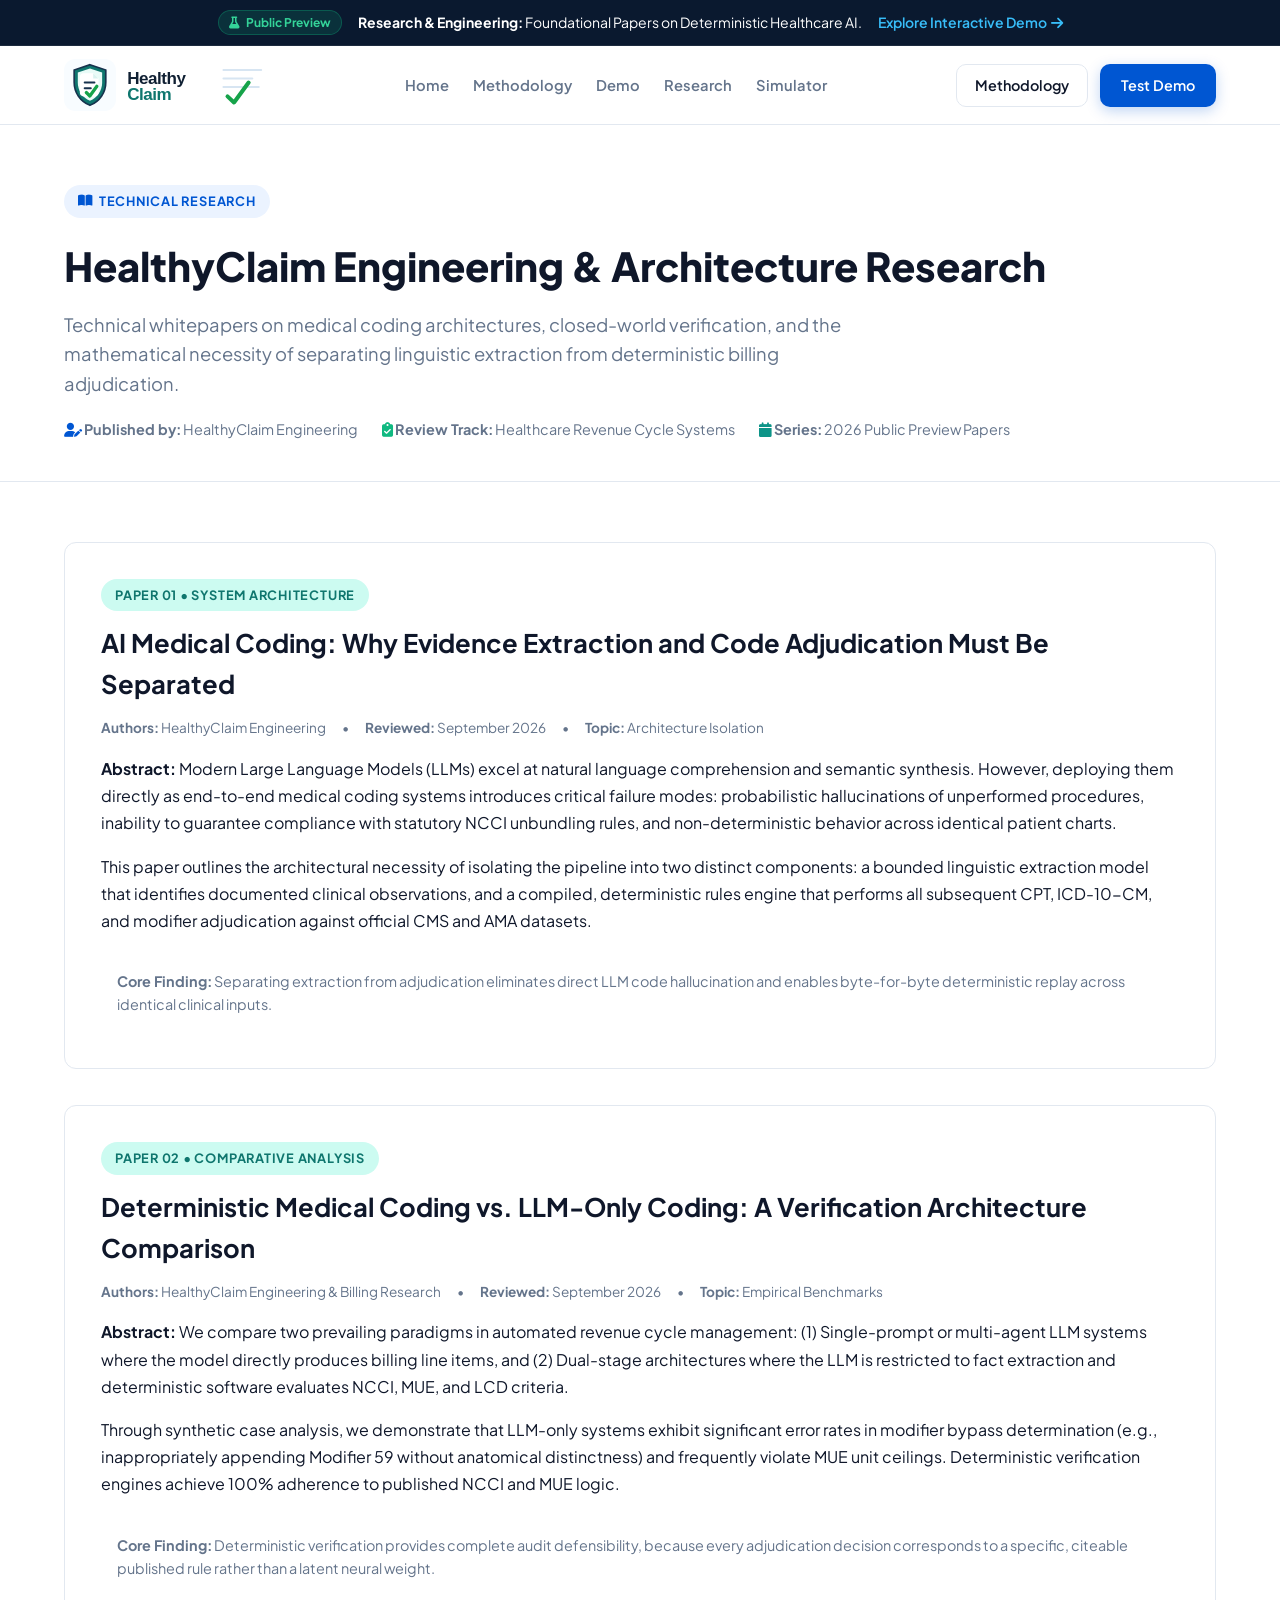
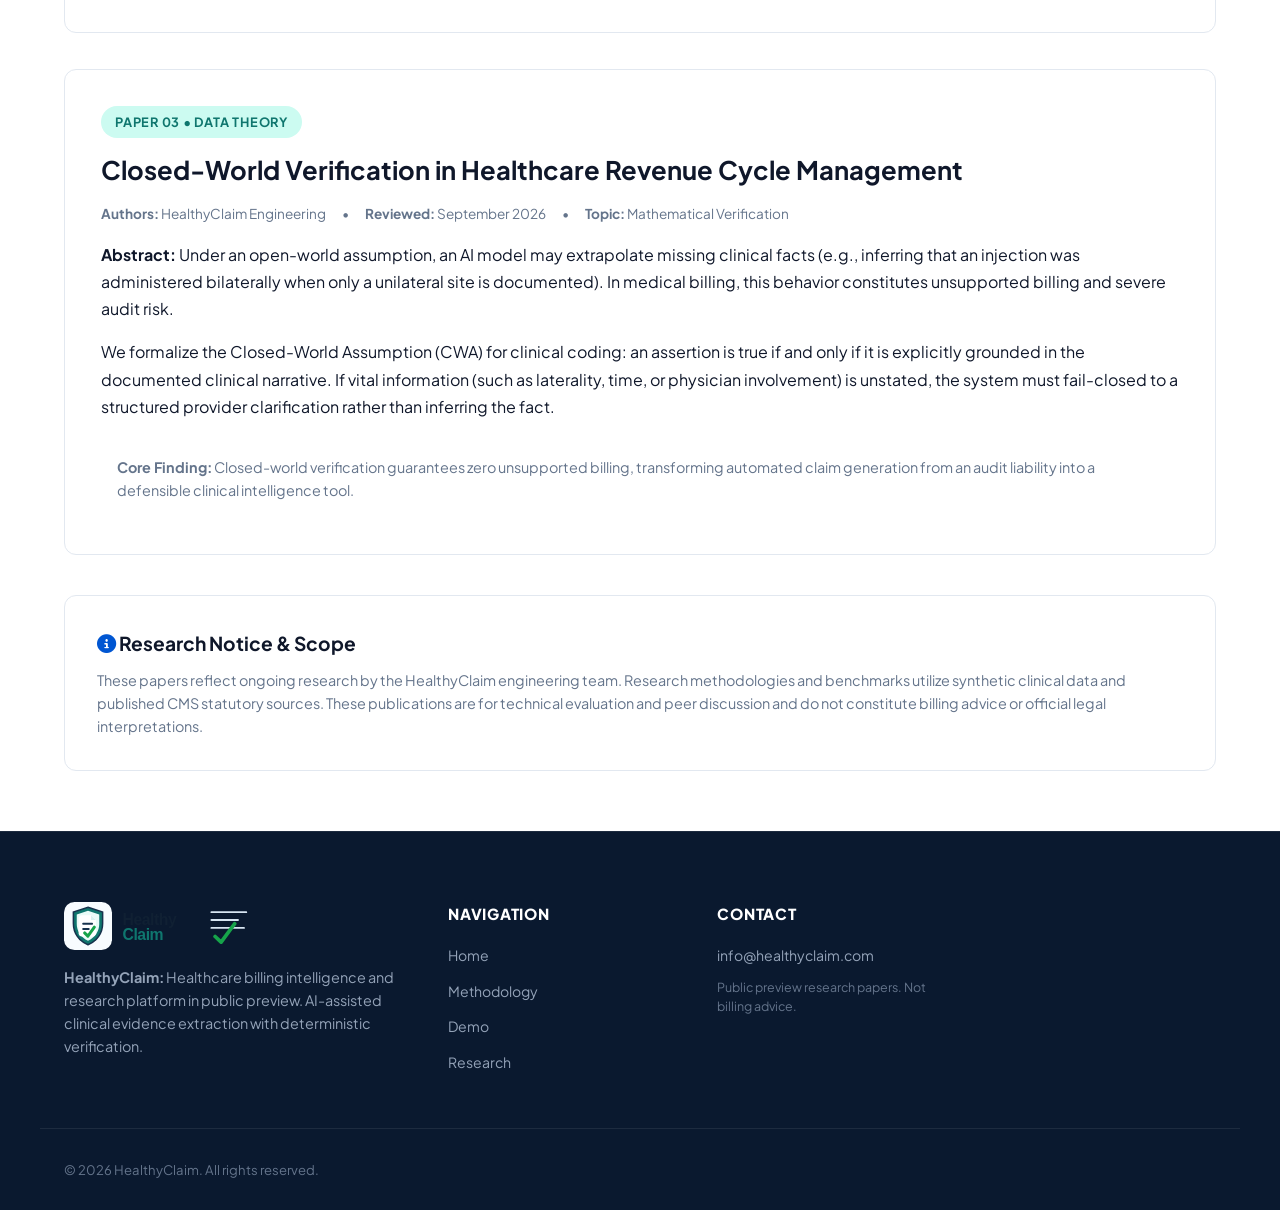
<file: research/index.html>
<!DOCTYPE html>
<html lang="en">
<head>
    <meta charset="UTF-8">
    <meta name="viewport" content="width=device-width, initial-scale=1.0">
    <title>HealthyClaim | Research &amp; Engineering — Deterministic Medical Coding</title>
    <meta name="description" content="Technical research papers and architecture studies on separating AI clinical evidence extraction from deterministic medical coding verification and claim generation.">
    <meta name="keywords" content="medical coding research, deterministic AI, closed-world verification, NCCI unbundling research, healthcare NLP, AI billing architecture">
    <meta property="og:title" content="HealthyClaim | Research &amp; Engineering">
    <meta property="og:description" content="Explore research papers on deterministic medical coding architectures, closed-world verification, and evidence-first adjudication.">
    <meta property="og:image" content="https://healthyclaim.com/og-image.png">
    <meta property="og:url" content="https://healthyclaim.com/research/">
    <meta name="twitter:card" content="summary_large_image">
    <link rel="canonical" href="https://healthyclaim.com/research/">
    <link rel="stylesheet" href="/style.css">
    <link rel="preconnect" href="https://fonts.googleapis.com">
    <link rel="preconnect" href="https://fonts.gstatic.com" crossorigin>
    <link href="https://fonts.googleapis.com/css2?family=Plus+Jakarta+Sans:wght@400;500;600;700;800&family=Inter:wght@400;500;600;700&family=JetBrains+Mono:wght@400;500;600&display=swap" rel="stylesheet">
    <link rel="stylesheet" href="https://cdnjs.cloudflare.com/ajax/libs/font-awesome/6.5.0/css/all.min.css">
    
    <!-- JSON-LD BreadcrumbList -->
    <script type="application/ld+json">
    {
      "@context": "https://schema.org",
      "@type": "BreadcrumbList",
      "itemListElement": [
        {
          "@type": "ListItem",
          "position": 1,
          "name": "Home",
          "item": "https://healthyclaim.com/"
        },
        {
          "@type": "ListItem",
          "position": 2,
          "name": "Research",
          "item": "https://healthyclaim.com/research/"
        }
      ]
    }
    </script>
</head>
<body>

    <!-- ===================== TOP ANNOUNCEMENT ===================== -->
    <div class="announcement-bar">
        <div class="container announcement-inner">
            <span class="pulse-tag"><i class="fa-solid fa-flask"></i> Public Preview</span>
            <span class="announcement-text"><strong>Research &amp; Engineering:</strong> Foundational Papers on Deterministic Healthcare AI.</span>
            <a href="/demo/" class="announcement-link">Explore Interactive Demo <i class="fa-solid fa-arrow-right"></i></a>
        </div>
    </div>

    <!-- ===================== NAVBAR ===================== -->
    <nav class="navbar" id="top">
        <div class="container nav-container">
            <a href="/" class="logo-link">
                <img src="/healthy-claim-logo.svg" alt="HealthyClaim Logo" class="logo-img">
            </a>
            <ul class="nav-links">
                <li><a href="/">Home</a></li>
                <li><a href="/methodology/">Methodology</a></li>
                <li><a href="/demo/">Demo</a></li>
                <li><a href="/research/" class="active">Research</a></li>
                <li><a href="/#simulator">Simulator</a></li>
            </ul>
            <div class="nav-actions">
                <a href="/methodology/" class="btn btn-outline-nav">Methodology</a>
                <a href="/demo/" class="btn btn-primary nav-cta">Test Demo</a>
                <button class="mobile-toggle" aria-label="Toggle menu"><i class="fa-solid fa-bars"></i></button>
            </div>
        </div>
    </nav>

    <!-- ===================== PAGE HEADER ===================== -->
    <header class="section" style="background: var(--bg); padding: 60px 0 40px; border-bottom: 1px solid var(--border);">
        <div class="container">
            <span class="badge badge-primary"><i class="fa-solid fa-book-open"></i> Technical Research</span>
            <h1 style="font-size: 2.5rem; font-weight: 800; margin: 16px 0 12px; color: var(--text);">
                HealthyClaim Engineering &amp; Architecture Research
            </h1>
            <p style="font-size: 1.15rem; color: var(--text-muted); max-width: 800px; line-height: 1.6;">
                Technical whitepapers on medical coding architectures, closed-world verification, and the mathematical necessity of separating linguistic extraction from deterministic billing adjudication.
            </p>
            <div style="display: flex; gap: 24px; margin-top: 20px; font-size: 0.9rem; color: var(--text-muted); flex-wrap: wrap;">
                <span><i class="fa-solid fa-user-pen text-primary"></i> <strong>Published by:</strong> HealthyClaim Engineering</span>
                <span><i class="fa-solid fa-clipboard-check text-green"></i> <strong>Review Track:</strong> Healthcare Revenue Cycle Systems</span>
                <span><i class="fa-solid fa-calendar text-accent"></i> <strong>Series:</strong> 2026 Public Preview Papers</span>
            </div>
        </div>
    </header>

    <!-- ===================== RESEARCH ARTICLES ===================== -->
    <main class="section" style="padding: 60px 0;">
        <div class="container">

            <!-- Paper 1 -->
            <article style="background: var(--white); border: 1px solid var(--border); border-radius: 12px; padding: 36px; margin-bottom: 36px; box-shadow: var(--shadow);">
                <span class="badge badge-accent" style="margin-bottom: 12px;">Paper 01 &bull; System Architecture</span>
                <h2 style="font-size: 1.6rem; font-weight: 700; margin-bottom: 12px; color: var(--text);">
                    AI Medical Coding: Why Evidence Extraction and Code Adjudication Must Be Separated
                </h2>
                <div style="display: flex; gap: 16px; font-size: 0.85rem; color: var(--text-muted); margin-bottom: 16px;">
                    <span><strong>Authors:</strong> HealthyClaim Engineering</span>
                    <span>&bull;</span>
                    <span><strong>Reviewed:</strong> September 2026</span>
                    <span>&bull;</span>
                    <span><strong>Topic:</strong> Architecture Isolation</span>
                </div>
                <p style="font-size: 1rem; color: var(--text); line-height: 1.7; margin-bottom: 16px;">
                    <strong>Abstract:</strong> Modern Large Language Models (LLMs) excel at natural language comprehension and semantic synthesis. However, deploying them directly as end-to-end medical coding systems introduces critical failure modes: probabilistic hallucinations of unperformed procedures, inability to guarantee compliance with statutory NCCI unbundling rules, and non-deterministic behavior across identical patient charts.
                </p>
                <p style="font-size: 1rem; color: var(--text); line-height: 1.7; margin-bottom: 20px;">
                    This paper outlines the architectural necessity of isolating the pipeline into two distinct components: a bounded linguistic extraction model that identifies documented clinical observations, and a compiled, deterministic rules engine that performs all subsequent CPT, ICD-10-CM, and modifier adjudication against official CMS and AMA datasets.
                </p>
                <div style="background: var(--bg); padding: 16px; border-radius: 8px; font-size: 0.9rem; color: var(--text-muted);">
                    <strong>Core Finding:</strong> Separating extraction from adjudication eliminates direct LLM code hallucination and enables byte-for-byte deterministic replay across identical clinical inputs.
                </div>
            </article>

            <!-- Paper 2 -->
            <article style="background: var(--white); border: 1px solid var(--border); border-radius: 12px; padding: 36px; margin-bottom: 36px; box-shadow: var(--shadow);">
                <span class="badge badge-accent" style="margin-bottom: 12px;">Paper 02 &bull; Comparative Analysis</span>
                <h2 style="font-size: 1.6rem; font-weight: 700; margin-bottom: 12px; color: var(--text);">
                    Deterministic Medical Coding vs. LLM-Only Coding: A Verification Architecture Comparison
                </h2>
                <div style="display: flex; gap: 16px; font-size: 0.85rem; color: var(--text-muted); margin-bottom: 16px;">
                    <span><strong>Authors:</strong> HealthyClaim Engineering &amp; Billing Research</span>
                    <span>&bull;</span>
                    <span><strong>Reviewed:</strong> September 2026</span>
                    <span>&bull;</span>
                    <span><strong>Topic:</strong> Empirical Benchmarks</span>
                </div>
                <p style="font-size: 1rem; color: var(--text); line-height: 1.7; margin-bottom: 16px;">
                    <strong>Abstract:</strong> We compare two prevailing paradigms in automated revenue cycle management: (1) Single-prompt or multi-agent LLM systems where the model directly produces billing line items, and (2) Dual-stage architectures where the LLM is restricted to fact extraction and deterministic software evaluates NCCI, MUE, and LCD criteria.
                </p>
                <p style="font-size: 1rem; color: var(--text); line-height: 1.7; margin-bottom: 20px;">
                    Through synthetic case analysis, we demonstrate that LLM-only systems exhibit significant error rates in modifier bypass determination (e.g., inappropriately appending Modifier 59 without anatomical distinctness) and frequently violate MUE unit ceilings. Deterministic verification engines achieve 100% adherence to published NCCI and MUE logic.
                </p>
                <div style="background: var(--bg); padding: 16px; border-radius: 8px; font-size: 0.9rem; color: var(--text-muted);">
                    <strong>Core Finding:</strong> Deterministic verification provides complete audit defensibility, because every adjudication decision corresponds to a specific, citeable published rule rather than a latent neural weight.
                </div>
            </article>

            <!-- Paper 3 -->
            <article style="background: var(--white); border: 1px solid var(--border); border-radius: 12px; padding: 36px; margin-bottom: 36px; box-shadow: var(--shadow);">
                <span class="badge badge-accent" style="margin-bottom: 12px;">Paper 03 &bull; Data Theory</span>
                <h2 style="font-size: 1.6rem; font-weight: 700; margin-bottom: 12px; color: var(--text);">
                    Closed-World Verification in Healthcare Revenue Cycle Management
                </h2>
                <div style="display: flex; gap: 16px; font-size: 0.85rem; color: var(--text-muted); margin-bottom: 16px;">
                    <span><strong>Authors:</strong> HealthyClaim Engineering</span>
                    <span>&bull;</span>
                    <span><strong>Reviewed:</strong> September 2026</span>
                    <span>&bull;</span>
                    <span><strong>Topic:</strong> Mathematical Verification</span>
                </div>
                <p style="font-size: 1rem; color: var(--text); line-height: 1.7; margin-bottom: 16px;">
                    <strong>Abstract:</strong> Under an open-world assumption, an AI model may extrapolate missing clinical facts (e.g., inferring that an injection was administered bilaterally when only a unilateral site is documented). In medical billing, this behavior constitutes unsupported billing and severe audit risk.
                </p>
                <p style="font-size: 1rem; color: var(--text); line-height: 1.7; margin-bottom: 20px;">
                    We formalize the Closed-World Assumption (CWA) for clinical coding: an assertion is true if and only if it is explicitly grounded in the documented clinical narrative. If vital information (such as laterality, time, or physician involvement) is unstated, the system must fail-closed to a structured provider clarification rather than inferring the fact.
                </p>
                <div style="background: var(--bg); padding: 16px; border-radius: 8px; font-size: 0.9rem; color: var(--text-muted);">
                    <strong>Core Finding:</strong> Closed-world verification guarantees zero unsupported billing, transforming automated claim generation from an audit liability into a defensible clinical intelligence tool.
                </div>
            </article>

            <!-- Source Material & Disclaimer -->
            <div style="background: var(--bg); padding: 32px; border-radius: 12px; border: 1px solid var(--border); margin-top: 40px;">
                <h3 style="font-size: 1.2rem; font-weight: 700; margin-bottom: 10px;"><i class="fa-solid fa-circle-info text-primary"></i> Research Notice &amp; Scope</h3>
                <p style="font-size: 0.9rem; color: var(--text-muted); line-height: 1.6; margin: 0;">
                    These papers reflect ongoing research by the HealthyClaim engineering team. Research methodologies and benchmarks utilize synthetic clinical data and published CMS statutory sources. These publications are for technical evaluation and peer discussion and do not constitute billing advice or official legal interpretations.
                </p>
            </div>

        </div>
    </main>

    <!-- ===================== FOOTER ===================== -->
    <footer class="footer">
        <div class="container footer-top">
            <div class="footer-brand-col">
                <img src="/healthy-claim-logo.svg" alt="HealthyClaim" class="footer-logo">
                <p class="footer-tagline">
                    <strong>HealthyClaim:</strong> Healthcare billing intelligence and research platform in public preview. AI-assisted clinical evidence extraction with deterministic verification.
                </p>
            </div>
            <div class="footer-nav-col">
                <h4>Navigation</h4>
                <ul>
                    <li><a href="/">Home</a></li>
                    <li><a href="/methodology/">Methodology</a></li>
                    <li><a href="/demo/">Demo</a></li>
                    <li><a href="/research/">Research</a></li>
                </ul>
            </div>
            <div class="footer-nav-col">
                <h4>Contact</h4>
                <ul>
                    <li><a href="mailto:info@healthyclaim.com">info@healthyclaim.com</a></li>
                    <li><span class="legal-notice">Public preview research papers. Not billing advice.</span></li>
                </ul>
            </div>
        </div>
        <div class="container footer-bottom">
            <p>&copy; 2026 HealthyClaim. All rights reserved.</p>
        </div>
    </footer>

</body>
</html>
</file>
<file: style.css>
/* ==========================================================================
   HEALTHYCLAIM v1.3 — CODE & BILL DESIGN SYSTEM
   Modern, Enterprise Healthcare Intelligence Style
   ========================================================================== */

:root {
    --primary: #0056D2;
    --primary-dark: #003F99;
    --primary-light: #EBF3FF;
    --accent: #0D9488;
    --accent-dark: #0F766E;
    --accent-light: #CCFBF1;
    --navy: #0A192F;
    --navy-light: #1E293B;
    --green: #10B981;
    --green-dark: #059669;
    --green-light: #D1FAE5;
    --warning: #F59E0B;
    --danger: #EF4444;
    --text-main: #0F172A;
    --text-muted: #64748B;
    --text-light: #94A3B8;
    --border: #E2E8F0;
    --border-subtle: #F1F5F9;
    --bg-main: #FFFFFF;
    --bg-subtle: #F8FAFC;
    --bg-dark: #090E17;
    --bg-card-dark: #111827;
    --radius-sm: 6px;
    --radius-md: 10px;
    --radius-lg: 16px;
    --radius-xl: 24px;
    --shadow-sm: 0 1px 3px rgba(0,0,0,0.06);
    --shadow-md: 0 4px 20px rgba(0,0,0,0.07);
    --shadow-lg: 0 12px 36px rgba(0,0,0,0.09);
    --shadow-glow: 0 0 30px rgba(0,86,210,0.15);
}

*, *::before, *::after {
    box-sizing: border-box;
    margin: 0;
    padding: 0;
}

html {
    scroll-behavior: smooth;
}

body {
    font-family: 'Plus Jakarta Sans', 'Inter', -apple-system, BlinkMacSystemFont, sans-serif;
    color: var(--text-main);
    background: var(--bg-main);
    line-height: 1.6;
    overflow-x: hidden;
    -webkit-font-smoothing: antialiased;
}

.container {
    max-width: 1200px;
    margin: 0 auto;
    padding: 0 24px;
}

img {
    max-width: 100%;
    display: block;
}

/* ==========================================================================
   TYPOGRAPHY & UTILITIES
   ========================================================================== */
.text-center { text-align: center; }
.text-primary { color: var(--primary); }
.text-accent { color: var(--accent); }
.text-green { color: var(--green); }
.text-white { color: #ffffff !important; }
.text-gray { color: var(--text-light) !important; }

.section {
    padding: 90px 0;
}

.section-header {
    margin-bottom: 56px;
}

.section-title {
    font-size: clamp(2rem, 3.5vw, 2.75rem);
    font-weight: 800;
    line-height: 1.2;
    color: var(--text-main);
    letter-spacing: -0.02em;
    margin-top: 12px;
    margin-bottom: 16px;
}

.section-subtitle {
    font-size: 1.1rem;
    color: var(--text-muted);
    max-width: 720px;
    margin: 0 auto;
    line-height: 1.7;
}

.badge {
    display: inline-flex;
    align-items: center;
    gap: 6px;
    padding: 6px 14px;
    border-radius: 999px;
    font-size: 0.8rem;
    font-weight: 700;
    text-transform: uppercase;
    letter-spacing: 0.06em;
}

.badge-primary {
    background: var(--primary-light);
    color: var(--primary);
}

.badge-accent {
    background: var(--accent-light);
    color: var(--accent-dark);
}

.badge-light {
    background: rgba(255,255,255,0.12);
    color: #ffffff;
    border: 1px solid rgba(255,255,255,0.2);
}

/* ==========================================================================
   BUTTONS
   ========================================================================== */
.btn {
    display: inline-flex;
    align-items: center;
    justify-content: center;
    gap: 8px;
    padding: 12px 24px;
    border-radius: var(--radius-md);
    font-size: 0.95rem;
    font-weight: 600;
    text-decoration: none;
    transition: all 0.2s ease;
    cursor: pointer;
    border: 1px solid transparent;
    white-space: nowrap;
}

.btn-primary {
    background: var(--primary);
    color: #ffffff;
    box-shadow: 0 4px 14px rgba(0,86,210,0.25);
}

.btn-primary:hover {
    background: var(--primary-dark);
    transform: translateY(-2px);
    box-shadow: 0 6px 20px rgba(0,86,210,0.35);
}

.btn-secondary {
    background: #ffffff;
    color: var(--navy);
    border: 1px solid var(--border);
    box-shadow: var(--shadow-sm);
}

.btn-secondary:hover {
    background: var(--bg-subtle);
    border-color: #cbd5e1;
    transform: translateY(-2px);
}

.btn-outline {
    background: transparent;
    color: var(--primary);
    border: 1px solid var(--border);
}

.btn-outline:hover {
    border-color: var(--primary);
    background: var(--primary-light);
}

.btn-outline-nav {
    background: transparent;
    color: var(--text-main);
    border: 1px solid var(--border);
    padding: 9px 18px;
    font-size: 0.9rem;
}

.btn-outline-nav:hover {
    border-color: var(--primary);
    color: var(--primary);
}

.btn-white {
    background: #ffffff;
    color: var(--navy);
    font-weight: 700;
}

.btn-white:hover {
    background: #f1f5f9;
    transform: translateY(-2px);
}

.btn-lg {
    padding: 15px 32px;
    font-size: 1.05rem;
}

.btn-sm {
    padding: 7px 14px;
    font-size: 0.8rem;
}

.btn-block {
    width: 100%;
}

/* ==========================================================================
   TOP ANNOUNCEMENT BAR
   ========================================================================== */
.announcement-bar {
    background: var(--navy);
    color: #ffffff;
    padding: 10px 0;
    font-size: 0.875rem;
    border-bottom: 1px solid rgba(255,255,255,0.08);
}

.announcement-inner {
    display: flex;
    align-items: center;
    justify-content: center;
    gap: 16px;
    flex-wrap: wrap;
}

.pulse-tag {
    background: rgba(16,185,129,0.15);
    color: #34d399;
    border: 1px solid rgba(16,185,129,0.3);
    padding: 2px 10px;
    border-radius: 999px;
    font-size: 0.75rem;
    font-weight: 700;
    display: inline-flex;
    align-items: center;
    gap: 6px;
}

.announcement-link {
    color: #38bdf8;
    text-decoration: none;
    font-weight: 600;
    display: inline-flex;
    align-items: center;
    gap: 4px;
}

.announcement-link:hover {
    text-decoration: underline;
}

/* ==========================================================================
   NAVBAR
   ========================================================================== */
.navbar {
    background: rgba(255,255,255,0.92);
    backdrop-filter: blur(12px);
    border-bottom: 1px solid var(--border);
    position: sticky;
    top: 0;
    z-index: 1000;
    transition: all 0.3s ease;
}

.navbar.scrolled {
    box-shadow: 0 4px 20px rgba(0,0,0,0.06);
    background: #ffffff;
}

.nav-container {
    display: flex;
    align-items: center;
    justify-content: space-between;
    height: 78px;
}

.logo-img {
    height: 52px;
    width: auto;
}

.nav-links {
    display: flex;
    list-style: none;
    gap: 24px;
}

.nav-links a {
    text-decoration: none;
    color: var(--text-muted);
    font-size: 0.92rem;
    font-weight: 600;
    transition: color 0.2s ease;
}

.nav-links a:hover {
    color: var(--primary);
}

.nav-actions {
    display: flex;
    align-items: center;
    gap: 12px;
}

.nav-cta {
    padding: 9px 20px;
    font-size: 0.9rem;
}

.mobile-toggle {
    display: none;
    background: none;
    border: none;
    font-size: 1.4rem;
    cursor: pointer;
    color: var(--text-main);
    padding: 4px;
}

/* ==========================================================================
   HERO SECTION
   ========================================================================== */
.hero {
    background: linear-gradient(180deg, #F0F6FF 0%, #FFFFFF 100%);
    padding: 80px 0 70px;
    position: relative;
    overflow: hidden;
}

.hero-container {
    display: grid;
    grid-template-columns: 1.15fr 0.95fr;
    gap: 48px;
    align-items: center;
}

.hero-badge {
    display: inline-flex;
    align-items: center;
    gap: 8px;
    background: #ffffff;
    border: 1px solid #dbeafe;
    padding: 6px 14px;
    border-radius: 999px;
    box-shadow: var(--shadow-sm);
    margin-bottom: 24px;
}

.hero-badge .badge-icon {
    color: var(--primary);
}

.hero-badge .badge-text {
    font-size: 0.85rem;
    font-weight: 700;
    color: var(--primary-dark);
}

.hero-title {
    font-size: clamp(2.6rem, 5vw, 3.8rem);
    font-weight: 800;
    line-height: 1.12;
    letter-spacing: -0.03em;
    color: var(--text-main);
    margin-bottom: 24px;
}

.hero-slogan {
    background: linear-gradient(135deg, var(--primary) 0%, #0d9488 100%);
    -webkit-background-clip: text;
    -webkit-text-fill-color: transparent;
}

.hero-subtitle {
    font-size: 1.15rem;
    color: var(--text-muted);
    line-height: 1.75;
    margin-bottom: 36px;
    max-width: 580px;
}

.hero-cta-group {
    display: flex;
    gap: 16px;
    flex-wrap: wrap;
    margin-bottom: 36px;
}

.hero-formats {
    display: flex;
    align-items: center;
    gap: 12px;
    flex-wrap: wrap;
    padding-top: 20px;
    border-top: 1px solid var(--border);
}

.format-label {
    font-size: 0.85rem;
    font-weight: 700;
    color: var(--text-muted);
    text-transform: uppercase;
    letter-spacing: 0.05em;
}

.format-tags {
    display: flex;
    gap: 8px;
    flex-wrap: wrap;
}

.fmt-pill {
    background: #ffffff;
    border: 1px solid var(--border);
    padding: 4px 10px;
    border-radius: 6px;
    font-size: 0.8rem;
    font-weight: 600;
    color: var(--text-main);
    display: inline-flex;
    align-items: center;
    gap: 6px;
    box-shadow: var(--shadow-sm);
}

.fmt-pill i {
    color: var(--primary);
}

/* Engine Card in Hero */
.engine-card {
    background: #ffffff;
    border-radius: var(--radius-lg);
    border: 1px solid var(--border);
    box-shadow: var(--shadow-lg);
    overflow: hidden;
}

.engine-header {
    background: var(--navy);
    padding: 14px 20px;
    display: flex;
    align-items: center;
    justify-content: space-between;
    color: #ffffff;
}

.engine-dots {
    display: flex;
    gap: 6px;
}

.engine-dots .dot {
    width: 10px;
    height: 10px;
    border-radius: 50%;
}

.engine-dots .red { background: #ef4444; }
.engine-dots .yellow { background: #f59e0b; }
.engine-dots .green { background: #10b981; }

.engine-title {
    font-size: 0.85rem;
    font-weight: 600;
    color: #94a3b8;
    display: flex;
    align-items: center;
    gap: 6px;
}

.engine-status {
    background: rgba(16,185,129,0.2);
    color: #34d399;
    padding: 3px 8px;
    border-radius: 4px;
    font-size: 0.7rem;
    font-weight: 700;
}

.engine-body {
    padding: 24px;
    background: #ffffff;
}

.engine-step {
    display: flex;
    gap: 16px;
    padding: 16px;
    border-radius: var(--radius-md);
    background: var(--bg-subtle);
    border: 1px solid var(--border);
}

.engine-step.active-step {
    background: #F0F9FF;
    border-color: #BAE6FD;
}

.step-icon-wrap {
    width: 44px;
    height: 44px;
    border-radius: 10px;
    display: flex;
    align-items: center;
    justify-content: center;
    font-size: 1.2rem;
    flex-shrink: 0;
}

.input-color { background: #EFF6FF; color: var(--primary); }
.engine-color { background: #F0FDFA; color: var(--accent); }
.output-color { background: #ECFDF5; color: var(--green); }

.step-content { flex: 1; }
.step-label {
    font-size: 0.7rem;
    font-weight: 800;
    color: var(--text-muted);
    letter-spacing: 0.05em;
    margin-bottom: 2px;
}

.step-title {
    font-size: 0.95rem;
    font-weight: 700;
    color: var(--text-main);
    margin-bottom: 4px;
}

.step-desc {
    font-size: 0.8rem;
    color: var(--text-muted);
    line-height: 1.4;
}

.step-tags {
    display: flex;
    gap: 6px;
    flex-wrap: wrap;
    margin-top: 8px;
}

.mini-tag {
    background: #ffffff;
    border: 1px solid #cbd5e1;
    font-size: 0.7rem;
    font-weight: 600;
    padding: 2px 6px;
    border-radius: 4px;
    color: var(--navy);
}

.engine-connector {
    text-align: center;
    color: #94a3b8;
    padding: 8px 0;
    font-size: 0.9rem;
}

.engine-footer {
    background: var(--bg-subtle);
    padding: 12px 20px;
    text-align: center;
    border-top: 1px solid var(--border);
    font-size: 0.8rem;
    font-weight: 600;
    color: var(--text-muted);
}

/* ==========================================================================
   ZERO-FEAR PROVIDER GUARANTEE SECTION
   ========================================================================== */
.zero-fear-section {
    background: #ffffff;
    border-top: 1px solid var(--border);
    border-bottom: 1px solid var(--border);
}

.fear-grid {
    display: grid;
    grid-template-columns: repeat(auto-fit, minmax(280px, 1fr));
    gap: 24px;
}

.fear-card {
    background: var(--bg-subtle);
    border: 1px solid var(--border);
    border-radius: var(--radius-lg);
    padding: 28px;
    display: flex;
    flex-direction: column;
    justify-content: space-between;
    transition: transform 0.2s ease, box-shadow 0.2s ease;
}

.fear-card:hover {
    transform: translateY(-4px);
    box-shadow: var(--shadow-md);
    border-color: #cbd5e1;
}

.fear-header {
    display: flex;
    gap: 16px;
    align-items: flex-start;
    margin-bottom: 20px;
}

.fear-icon {
    width: 44px;
    height: 44px;
    border-radius: 10px;
    display: flex;
    align-items: center;
    justify-content: center;
    font-size: 1.2rem;
    flex-shrink: 0;
}

.fear-icon.fear-wrong {
    background: #FEF2F2;
    color: var(--danger);
    border: 1px solid #FECACA;
}

.fear-tag {
    font-size: 0.72rem;
    font-weight: 800;
    color: var(--danger);
    text-transform: uppercase;
    letter-spacing: 0.05em;
    display: block;
    margin-bottom: 4px;
}

.fear-header h4 {
    font-size: 1.05rem;
    font-weight: 800;
    color: var(--text-main);
    line-height: 1.35;
}

.fear-answer {
    background: #ffffff;
    border: 1px solid #d1fae5;
    border-radius: var(--radius-md);
    padding: 16px;
}

.answer-badge {
    font-size: 0.75rem;
    font-weight: 800;
    color: var(--green-dark);
    display: inline-flex;
    align-items: center;
    gap: 6px;
    margin-bottom: 8px;
    text-transform: uppercase;
    letter-spacing: 0.04em;
}

.fear-answer p {
    font-size: 0.85rem;
    color: var(--text-muted);
    line-height: 1.6;
}

.fear-answer p strong {
    color: var(--text-main);
}

/* ==========================================================================
   5-LAYER ACCURACY SECTION
   ========================================================================== */
.accuracy-section {
    background: var(--bg-subtle);
}

.accuracy-layers-list {
    display: flex;
    flex-direction: column;
    gap: 16px;
    max-width: 960px;
    margin: 0 auto;
}

.layer-card {
    background: #ffffff;
    border: 1px solid var(--border);
    border-radius: var(--radius-lg);
    padding: 24px 28px;
    display: flex;
    align-items: center;
    gap: 24px;
    transition: transform 0.2s ease, box-shadow 0.2s ease;
}

.layer-card:hover {
    transform: translateX(6px);
    box-shadow: var(--shadow-md);
    border-color: var(--primary);
}

.layer-num {
    font-size: 1.8rem;
    font-weight: 800;
    color: var(--primary);
    background: var(--primary-light);
    width: 56px;
    height: 56px;
    border-radius: 12px;
    display: flex;
    align-items: center;
    justify-content: center;
    flex-shrink: 0;
}

.layer-content {
    flex: 1;
}

.layer-tag {
    font-size: 0.75rem;
    font-weight: 800;
    color: var(--accent-dark);
    text-transform: uppercase;
    letter-spacing: 0.05em;
    margin-bottom: 4px;
}

.layer-content h3 {
    font-size: 1.15rem;
    font-weight: 800;
    color: var(--text-main);
    margin-bottom: 6px;
}

.layer-content p {
    font-size: 0.88rem;
    color: var(--text-muted);
    line-height: 1.55;
}

.layer-badge {
    background: var(--green-light);
    color: var(--green-dark);
    padding: 6px 12px;
    border-radius: 999px;
    font-size: 0.78rem;
    font-weight: 800;
    display: inline-flex;
    align-items: center;
    gap: 6px;
    flex-shrink: 0;
}

/* ==========================================================================
   CODE & BILL SHOWCASE
   ========================================================================== */
.code-and-bill-section {
    background: #ffffff;
}

.cb-features-grid {
    display: grid;
    grid-template-columns: repeat(auto-fit, minmax(260px, 1fr));
    gap: 24px;
}

.cb-card {
    background: var(--bg-subtle);
    border: 1px solid var(--border);
    border-radius: var(--radius-lg);
    padding: 32px 28px;
    transition: transform 0.2s ease, box-shadow 0.2s ease;
}

.cb-card:hover {
    transform: translateY(-4px);
    box-shadow: var(--shadow-md);
    border-color: #cbd5e1;
}

.cb-icon {
    width: 52px;
    height: 52px;
    border-radius: 12px;
    background: var(--primary-light);
    color: var(--primary);
    display: flex;
    align-items: center;
    justify-content: center;
    font-size: 1.4rem;
    margin-bottom: 20px;
}

.cb-card h3 {
    font-size: 1.2rem;
    font-weight: 700;
    color: var(--text-main);
    margin-bottom: 12px;
}

.cb-card p {
    font-size: 0.95rem;
    color: var(--text-muted);
    line-height: 1.6;
}

/* ==========================================================================
   INTERACTIVE CODE & BILL SIMULATOR
   ========================================================================== */
.simulator-box {
    display: grid;
    grid-template-columns: 1fr 1fr;
    border: 1px solid var(--border);
    border-radius: var(--radius-xl);
    overflow: hidden;
    box-shadow: var(--shadow-lg);
    background: #ffffff;
}

.sim-left, .sim-right {
    padding: 32px;
}

.sim-left {
    background: #0f172a;
    color: #e2e8f0;
    border-right: 1px solid #1e293b;
    display: flex;
    flex-direction: column;
}

.sim-pane-header {
    display: flex;
    align-items: center;
    justify-content: space-between;
    margin-bottom: 20px;
    font-size: 0.9rem;
    font-weight: 700;
}

.sim-badge {
    background: rgba(255,255,255,0.1);
    color: #93c5fd;
    padding: 3px 10px;
    border-radius: 999px;
    font-size: 0.75rem;
}

.sim-status-pass {
    background: var(--green-light);
    color: var(--green-dark);
    padding: 4px 10px;
    border-radius: 999px;
    font-size: 0.8rem;
    font-weight: 800;
}

.sim-code-preview {
    font-family: 'JetBrains Mono', monospace;
    font-size: 0.82rem;
    line-height: 1.8;
    color: #94a3b8;
    background: #1e293b;
    padding: 20px;
    border-radius: var(--radius-md);
    flex: 1;
}

.sim-code-preview .kwd {
    color: #38bdf8;
    font-weight: 700;
}

.sim-note-footer {
    margin-top: 16px;
    font-size: 0.8rem;
    color: #cbd5e1;
}

.sim-right {
    background: #ffffff;
    display: flex;
    flex-direction: column;
    justify-content: space-between;
}

.sim-score-row {
    display: flex;
    gap: 20px;
    align-items: center;
    padding-bottom: 24px;
    border-bottom: 1px solid var(--border);
    margin-bottom: 24px;
}

.score-pill-box {
    width: 80px;
    height: 80px;
    border-radius: 50%;
    background: #F0FDF4;
    border: 4px solid var(--green);
    display: flex;
    flex-direction: column;
    align-items: center;
    justify-content: center;
    flex-shrink: 0;
}

.score-num {
    font-size: 1.6rem;
    font-weight: 800;
    color: var(--green-dark);
    line-height: 1;
}

.score-title {
    font-size: 0.6rem;
    font-weight: 700;
    color: var(--text-muted);
    text-transform: uppercase;
}

.score-details strong {
    display: block;
    font-size: 0.95rem;
    color: var(--text-main);
    margin-bottom: 4px;
}

.score-details span {
    font-size: 0.85rem;
    color: var(--text-muted);
    line-height: 1.5;
}

.sim-rules-grid {
    display: grid;
    grid-template-columns: 1fr 1fr;
    gap: 12px;
    margin-bottom: 24px;
}

.sim-rule-item {
    padding: 12px;
    border-radius: var(--radius-sm);
    font-size: 0.82rem;
    display: flex;
    align-items: center;
    gap: 8px;
}

.sim-rule-item.pass {
    background: #F0FDF4;
    border: 1px solid #BBF7D0;
    color: #166534;
}

.sim-download-bar {
    padding-top: 20px;
    border-top: 1px solid var(--border);
}

.download-label {
    display: block;
    font-size: 0.75rem;
    font-weight: 800;
    color: var(--text-muted);
    text-transform: uppercase;
    letter-spacing: 0.05em;
    margin-bottom: 10px;
}

.download-btns {
    display: flex;
    gap: 10px;
    flex-wrap: wrap;
}

/* ==========================================================================
   4 WORKFLOWS SECTION
   ========================================================================== */
.workflows-section {
    background: var(--bg-subtle);
}

.workflows-grid {
    display: grid;
    grid-template-columns: repeat(auto-fit, minmax(270px, 1fr));
    gap: 24px;
}

.wf-card {
    background: #ffffff;
    border: 1px solid var(--border);
    border-radius: var(--radius-lg);
    padding: 36px 28px;
    position: relative;
    display: flex;
    flex-direction: column;
    transition: transform 0.2s ease, box-shadow 0.2s ease;
}

.wf-card:hover {
    transform: translateY(-4px);
    box-shadow: var(--shadow-md);
}

.wf-badge {
    position: absolute;
    top: 24px;
    right: 24px;
    font-size: 0.75rem;
    font-weight: 800;
    color: var(--primary);
    background: var(--primary-light);
    padding: 3px 8px;
    border-radius: 4px;
}

.wf-icon-box {
    width: 52px;
    height: 52px;
    border-radius: 12px;
    background: #F0F9FF;
    color: var(--primary);
    display: flex;
    align-items: center;
    justify-content: center;
    font-size: 1.4rem;
    margin-bottom: 20px;
}

.wf-title {
    font-size: 1.25rem;
    font-weight: 800;
    color: var(--text-main);
    margin-bottom: 12px;
}

.wf-desc {
    font-size: 0.92rem;
    color: var(--text-muted);
    line-height: 1.65;
    margin-bottom: 24px;
    flex: 1;
}

.wf-list {
    list-style: none;
    display: flex;
    flex-direction: column;
    gap: 10px;
    border-top: 1px solid var(--border);
    padding-top: 18px;
}

.wf-list li {
    font-size: 0.85rem;
    color: var(--text-main);
    display: flex;
    align-items: center;
    gap: 8px;
    font-weight: 600;
}

.wf-list li i {
    color: var(--green);
}

/* ==========================================================================
   DATABASE STATS / INTELLIGENCE CORE
   ========================================================================== */
.database-section {
    background: var(--bg-dark);
    color: #ffffff;
}

.stats-grid {
    display: grid;
    grid-template-columns: repeat(auto-fit, minmax(240px, 1fr));
    gap: 24px;
    margin-bottom: 48px;
}

.stat-card {
    background: var(--bg-card-dark);
    border: 1px solid rgba(255,255,255,0.08);
    border-radius: var(--radius-lg);
    padding: 32px 24px;
    transition: transform 0.2s ease;
}

.stat-card:hover {
    transform: translateY(-4px);
    border-color: rgba(0,86,210,0.4);
}

.stat-icon {
    font-size: 1.8rem;
    color: #38bdf8;
    margin-bottom: 16px;
}

.stat-number {
    font-size: 2.5rem;
    font-weight: 800;
    color: #ffffff;
    line-height: 1.1;
    margin-bottom: 8px;
    font-family: 'Plus Jakarta Sans', sans-serif;
}

.stat-label {
    font-size: 1.05rem;
    font-weight: 700;
    color: #cbd5e1;
    margin-bottom: 6px;
}

.stat-sub {
    font-size: 0.82rem;
    color: #94a3b8;
    line-height: 1.5;
}

.doctrine-banner {
    background: linear-gradient(135deg, rgba(0,86,210,0.2) 0%, rgba(13,148,136,0.2) 100%);
    border: 1px solid rgba(255,255,255,0.15);
    border-radius: var(--radius-xl);
    padding: 40px;
    display: flex;
    align-items: center;
    justify-content: space-between;
    gap: 32px;
    flex-wrap: wrap;
}

.doctrine-content {
    max-width: 800px;
}

.doctrine-tag {
    font-size: 0.8rem;
    font-weight: 800;
    color: #38bdf8;
    text-transform: uppercase;
    letter-spacing: 0.06em;
    margin-bottom: 8px;
}

.doctrine-content h3 {
    font-size: 1.5rem;
    font-weight: 800;
    color: #ffffff;
    margin-bottom: 12px;
}

.doctrine-content p {
    font-size: 0.95rem;
    color: #cbd5e1;
    line-height: 1.7;
}

/* ==========================================================================
   LIVE DEMO VIDEOS
   ========================================================================== */
.demo-section {
    background: #ffffff;
}

.demo-tabs {
    display: flex;
    justify-content: center;
    gap: 12px;
    margin-bottom: 32px;
    flex-wrap: wrap;
}

.demo-tab-btn {
    background: #ffffff;
    border: 1px solid var(--border);
    padding: 12px 24px;
    border-radius: 999px;
    font-size: 0.95rem;
    font-weight: 600;
    color: var(--text-muted);
    cursor: pointer;
    transition: all 0.2s ease;
    display: inline-flex;
    align-items: center;
    gap: 8px;
}

.demo-tab-btn:hover {
    border-color: var(--primary);
    color: var(--primary);
}

.demo-tab-btn.active {
    background: var(--primary);
    color: #ffffff;
    border-color: var(--primary);
    box-shadow: 0 4px 14px rgba(0,86,210,0.25);
}

.demo-video-wrap {
    display: none;
    max-width: 900px;
    margin: 0 auto;
}

.demo-video-wrap.active {
    display: block;
}

.demo-video-container {
    border-radius: var(--radius-lg);
    overflow: hidden;
    box-shadow: var(--shadow-lg);
    background: #000000;
    border: 1px solid var(--border);
}

.demo-video-container video {
    width: 100%;
    display: block;
}

.demo-caption {
    margin-top: 16px;
    font-size: 0.95rem;
    color: var(--text-muted);
    text-align: center;
    line-height: 1.6;
}

/* ==========================================================================
   PRICING SECTION & INTELLIGENCE UNITS (IU)
   ========================================================================== */
.pricing-section {
    background: var(--bg-subtle);
}

.iu-breakdown-card {
    background: #ffffff;
    border: 1px solid var(--border);
    border-radius: var(--radius-xl);
    padding: 32px;
    margin-bottom: 40px;
    box-shadow: var(--shadow-md);
}

.iu-header {
    display: flex;
    justify-content: space-between;
    align-items: center;
    gap: 16px;
    margin-bottom: 24px;
    flex-wrap: wrap;
    padding-bottom: 16px;
    border-bottom: 1px solid var(--border);
}

.iu-title {
    font-size: 1.15rem;
    font-weight: 800;
    color: var(--text-main);
    display: flex;
    align-items: center;
    gap: 10px;
}

.iu-guarantee {
    font-size: 0.85rem;
    color: var(--text-main);
    background: var(--green-light);
    border: 1px solid #a7f3d0;
    padding: 6px 14px;
    border-radius: 999px;
    display: inline-flex;
    align-items: center;
    gap: 8px;
}

.iu-grid {
    display: grid;
    grid-template-columns: repeat(auto-fit, minmax(180px, 1fr));
    gap: 16px;
}

.iu-item {
    background: var(--bg-subtle);
    border: 1px solid var(--border);
    border-radius: var(--radius-md);
    padding: 18px 16px;
    text-align: center;
    transition: transform 0.2s ease, border-color 0.2s ease;
}

.iu-item:hover {
    transform: translateY(-2px);
    border-color: var(--primary);
}

.iu-item.highlight {
    background: #F0F9FF;
    border-color: #BAE6FD;
}

.iu-cost {
    display: inline-block;
    font-size: 1.4rem;
    font-weight: 800;
    color: var(--primary);
    background: var(--primary-light);
    padding: 2px 10px;
    border-radius: 6px;
    margin-bottom: 8px;
    line-height: 1.2;
}

.iu-name {
    font-size: 0.95rem;
    font-weight: 700;
    color: var(--text-main);
    margin-bottom: 4px;
}

.iu-sub {
    font-size: 0.75rem;
    color: var(--text-muted);
    line-height: 1.4;
    display: block;
}

.iu-plan-badge {
    background: var(--primary-light);
    color: var(--primary-dark);
    font-size: 0.82rem;
    font-weight: 700;
    padding: 6px 12px;
    border-radius: 6px;
    margin-bottom: 14px;
    display: inline-block;
}

.iu-plan-badge.primary {
    background: #0056d2;
    color: #ffffff;
}

.topup-banner {
    background: #ffffff;
    border: 1px solid var(--border);
    border-radius: var(--radius-lg);
    padding: 20px 24px;
    margin-top: 36px;
    box-shadow: var(--shadow-sm);
    text-align: center;
}

.topup-text {
    font-size: 0.92rem;
    color: var(--text-muted);
    line-height: 1.6;
}

.topup-text strong {
    color: var(--text-main);
}

.pricing-grid {
    display: grid;
    grid-template-columns: repeat(auto-fit, minmax(260px, 1fr));
    gap: 24px;
}

.price-card {
    background: #ffffff;
    border: 1px solid var(--border);
    border-radius: var(--radius-lg);
    padding: 40px 28px;
    position: relative;
    display: flex;
    flex-direction: column;
    transition: transform 0.2s ease;
}

.price-card:hover {
    transform: translateY(-4px);
    box-shadow: var(--shadow-md);
}

.price-card.featured {
    border: 2px solid var(--primary);
    box-shadow: var(--shadow-lg);
}

.popular-tag {
    position: absolute;
    top: -12px;
    left: 50%;
    transform: translateX(-50%);
    background: var(--primary);
    color: #ffffff;
    padding: 3px 14px;
    border-radius: 999px;
    font-size: 0.75rem;
    font-weight: 800;
    text-transform: uppercase;
}

.price-tier {
    font-size: 1.25rem;
    font-weight: 800;
    color: var(--text-main);
    margin-bottom: 8px;
}

.price-amount {
    font-size: 2.8rem;
    font-weight: 800;
    color: var(--text-main);
    line-height: 1;
    margin-bottom: 8px;
}

.price-period {
    font-size: 1rem;
    font-weight: 500;
    color: var(--text-muted);
}

.price-summary {
    font-size: 0.88rem;
    color: var(--text-muted);
    margin-bottom: 24px;
    line-height: 1.5;
}

.price-features {
    list-style: none;
    display: flex;
    flex-direction: column;
    gap: 12px;
    margin-bottom: 32px;
    flex: 1;
}

.price-features li {
    font-size: 0.88rem;
    color: var(--text-main);
    display: flex;
    align-items: center;
    gap: 8px;
}

.price-features li i {
    color: var(--green);
}

/* ==========================================================================
   SECURITY & HIPAA
   ========================================================================== */
.security-section {
    background: #ffffff;
}

.security-card {
    background: var(--navy);
    color: #ffffff;
    border-radius: var(--radius-xl);
    padding: 48px;
    display: grid;
    grid-template-columns: 1.2fr 1fr;
    gap: 48px;
    align-items: center;
}

.sec-badge {
    color: #38bdf8;
    font-size: 0.85rem;
    font-weight: 700;
    text-transform: uppercase;
    letter-spacing: 0.05em;
    margin-bottom: 12px;
    display: flex;
    align-items: center;
    gap: 8px;
}

.sec-left h2 {
    font-size: 2rem;
    font-weight: 800;
    line-height: 1.25;
    margin-bottom: 16px;
}

.sec-left p {
    color: #94a3b8;
    font-size: 0.95rem;
    line-height: 1.7;
    margin-bottom: 24px;
}

.sec-tags {
    display: flex;
    gap: 10px;
    flex-wrap: wrap;
}

.sec-tag {
    background: rgba(255,255,255,0.08);
    border: 1px solid rgba(255,255,255,0.15);
    padding: 6px 12px;
    border-radius: 6px;
    font-size: 0.8rem;
    font-weight: 600;
    color: #ffffff;
    display: inline-flex;
    align-items: center;
    gap: 6px;
}

.sec-right {
    display: flex;
    flex-direction: column;
    gap: 20px;
}

.sec-box {
    background: rgba(255,255,255,0.05);
    border: 1px solid rgba(255,255,255,0.1);
    padding: 20px;
    border-radius: var(--radius-md);
}

.sec-box-title {
    font-size: 1rem;
    font-weight: 700;
    color: #ffffff;
    margin-bottom: 8px;
    display: flex;
    align-items: center;
    gap: 8px;
}

.sec-box p {
    font-size: 0.85rem;
    color: #94a3b8;
    line-height: 1.6;
}

/* Clean Trust Badge Grid (Security Section) */
.trust-badge-grid {
    display: grid;
    grid-template-columns: repeat(3, 1fr);
    gap: 16px;
    margin-top: 40px;
}

@media (max-width: 768px) {
    .trust-badge-grid { grid-template-columns: repeat(2, 1fr); }
}
@media (max-width: 480px) {
    .trust-badge-grid { grid-template-columns: 1fr; }
}

.trust-badge-card {
    background: #ffffff;
    border: 1px solid var(--border);
    border-radius: var(--radius-lg);
    padding: 24px 20px;
    text-align: center;
    display: flex;
    flex-direction: column;
    align-items: center;
    gap: 8px;
    box-shadow: var(--shadow-sm);
    transition: transform 0.2s ease, border-color 0.2s ease;
}

.trust-badge-card:hover {
    transform: translateY(-3px);
    border-color: var(--primary);
}

.trust-icon {
    font-size: 2rem;
    margin-bottom: 4px;
}

.trust-label {
    font-size: 1rem;
    font-weight: 800;
    color: var(--text-main);
}

.trust-sub {
    font-size: 0.78rem;
    color: var(--text-muted);
    line-height: 1.4;
}

/* Zero Training Strip */
.zero-training-strip {
    margin-top: 28px;
    background: linear-gradient(135deg, #0f172a 0%, #1e3a5f 100%);
    border-radius: var(--radius-xl);
    padding: 24px 32px;
    display: flex;
    align-items: center;
    justify-content: space-between;
    gap: 24px;
    flex-wrap: wrap;
}

.zt-left {
    display: flex;
    align-items: center;
    gap: 18px;
    flex: 1;
}

.zt-icon {
    font-size: 1.8rem;
    color: #60a5fa;
    flex-shrink: 0;
}

.zt-title {
    font-size: 1rem;
    font-weight: 800;
    color: #ffffff;
    margin-bottom: 4px;
}

.zt-sub {
    font-size: 0.84rem;
    color: #94a3b8;
    line-height: 1.5;
}


.hipaa-grid {
    display: grid;
    grid-template-columns: repeat(auto-fit, minmax(240px, 1fr));
    gap: 20px;
    margin-top: 32px;
}

.hipaa-card {
    background: #ffffff;
    border: 1px solid var(--border);
    border-radius: var(--radius-lg);
    padding: 24px 20px;
    display: flex;
    flex-direction: column;
    box-shadow: var(--shadow-sm);
    transition: transform 0.2s ease, border-color 0.2s ease;
}

.hipaa-card:hover {
    transform: translateY(-3px);
    border-color: var(--primary);
    box-shadow: var(--shadow-md);
}

.hipaa-icon {
    font-size: 1.8rem;
    margin-bottom: 14px;
}

.hipaa-card h4 {
    font-size: 1rem;
    font-weight: 800;
    color: var(--text-main);
    margin-bottom: 8px;
    line-height: 1.35;
}

.hipaa-card p {
    font-size: 0.84rem;
    color: var(--text-muted);
    line-height: 1.55;
    margin-bottom: 16px;
    flex: 1;
}

.hipaa-tag {
    font-size: 0.76rem;
    font-weight: 700;
    color: var(--primary-dark);
    background: var(--primary-light);
    padding: 4px 10px;
    border-radius: 4px;
    display: inline-flex;
    align-items: center;
    gap: 6px;
    align-self: flex-start;
}

/* ==========================================================================
   CONTACT / ONBOARDING SECTION
   ========================================================================== */
.contact-section {
    background: var(--bg-subtle);
}

.tabs-container {
    max-width: 960px;
    margin: 0 auto;
}

.tab-buttons {
    display: flex;
    justify-content: center;
    gap: 12px;
    margin-bottom: 32px;
}

.tab-btn {
    background: #ffffff;
    border: 1px solid var(--border);
    padding: 12px 28px;
    border-radius: 999px;
    font-size: 0.95rem;
    font-weight: 700;
    color: var(--text-muted);
    cursor: pointer;
    transition: all 0.2s ease;
    display: inline-flex;
    align-items: center;
    gap: 8px;
}

.tab-btn:hover {
    border-color: var(--primary);
    color: var(--primary);
}

.tab-btn.active {
    background: var(--primary);
    color: #ffffff;
    border-color: var(--primary);
    box-shadow: 0 4px 14px rgba(0,86,210,0.25);
}

.tab-content {
    display: none;
}

.tab-content.active {
    display: block;
}

.form-card {
    background: #ffffff;
    border: 1px solid var(--border);
    border-radius: var(--radius-xl);
    padding: 44px;
    box-shadow: var(--shadow-lg);
    display: grid;
    grid-template-columns: 1fr 1.3fr;
    gap: 48px;
}

.form-info h3 {
    font-size: 1.5rem;
    font-weight: 800;
    color: var(--text-main);
    margin-bottom: 16px;
    display: flex;
    align-items: center;
    gap: 10px;
}

.form-info p {
    font-size: 0.95rem;
    color: var(--text-muted);
    line-height: 1.7;
    margin-bottom: 24px;
}

.info-items {
    display: flex;
    flex-direction: column;
    gap: 12px;
}

.info-item {
    font-size: 0.9rem;
    font-weight: 600;
    color: var(--text-main);
    display: flex;
    align-items: center;
    gap: 8px;
}

.investor-highlights {
    display: grid;
    grid-template-columns: 1fr 1fr;
    gap: 14px;
    margin-bottom: 24px;
}

.inv-stat {
    background: var(--bg-subtle);
    padding: 12px;
    border-radius: var(--radius-sm);
    border: 1px solid var(--border);
}

.inv-stat strong {
    display: block;
    font-size: 0.9rem;
    color: var(--text-main);
}

.inv-stat span {
    font-size: 0.75rem;
    color: var(--text-muted);
}

.contact-form {
    display: flex;
    flex-direction: column;
    gap: 16px;
}

.form-group {
    display: flex;
    flex-direction: column;
    gap: 6px;
}

.form-group label {
    font-size: 0.85rem;
    font-weight: 700;
    color: var(--text-main);
}

.form-group input,
.form-group select,
.form-group textarea {
    width: 100%;
    padding: 12px 14px;
    border: 1px solid var(--border);
    border-radius: var(--radius-sm);
    font-family: inherit;
    font-size: 0.92rem;
    color: var(--text-main);
    background: #ffffff;
    transition: border-color 0.2s ease, box-shadow 0.2s ease;
}

.form-group input:focus,
.form-group select:focus,
.form-group textarea:focus {
    outline: none;
    border-color: var(--primary);
    box-shadow: 0 0 0 3px rgba(0,86,210,0.12);
}

.form-row {
    display: grid;
    grid-template-columns: 1fr 1fr;
    gap: 16px;
}

/* ==========================================================================
   FOOTER
   ========================================================================== */
.footer {
    background: var(--navy);
    color: #ffffff;
    padding: 70px 0 30px;
    border-top: 1px solid rgba(255,255,255,0.08);
}

.footer-top {
    display: grid;
    grid-template-columns: 1.5fr 1fr 1fr 1fr;
    gap: 40px;
    margin-bottom: 50px;
}

.footer-logo {
    height: 48px;
    width: auto;
    margin-bottom: 16px;
}

.footer-tagline {
    font-size: 0.9rem;
    color: #94a3b8;
    line-height: 1.6;
    margin-bottom: 20px;
}

.footer-badges {
    display: flex;
    gap: 8px;
    flex-wrap: wrap;
}

.foot-pill {
    background: rgba(255,255,255,0.08);
    color: #cbd5e1;
    font-size: 0.75rem;
    font-weight: 600;
    padding: 4px 10px;
    border-radius: 4px;
    display: inline-flex;
    align-items: center;
    gap: 6px;
}

.footer-nav-col h4 {
    font-size: 0.95rem;
    font-weight: 800;
    color: #ffffff;
    text-transform: uppercase;
    letter-spacing: 0.05em;
    margin-bottom: 16px;
}

.footer-nav-col ul {
    list-style: none;
    display: flex;
    flex-direction: column;
    gap: 10px;
}

.footer-nav-col ul a {
    color: #94a3b8;
    text-decoration: none;
    font-size: 0.88rem;
    transition: color 0.2s ease;
}

.footer-nav-col ul a:hover {
    color: #ffffff;
}

.legal-notice {
    font-size: 0.78rem;
    color: #64748b;
    line-height: 1.5;
    display: block;
}

.footer-bottom {
    display: flex;
    align-items: center;
    justify-content: space-between;
    padding-top: 30px;
    border-top: 1px solid rgba(255,255,255,0.08);
    font-size: 0.82rem;
    color: #64748b;
    flex-wrap: wrap;
    gap: 16px;
}

.footer-bottom-links a {
    color: #94a3b8;
    text-decoration: none;
}

.footer-bottom-links a:hover {
    color: #ffffff;
}

/* ==========================================================================
   LEGAL DISCLAIMER CARD & ZERO-TRAINING STYLES
   ========================================================================== */
.legal-disclaimer-card {
    background: #ffffff;
    border: 1px solid var(--border);
    border-radius: var(--radius-xl);
    padding: 32px;
    margin-top: 32px;
    box-shadow: var(--shadow-md);
}

.disclaimer-header {
    display: flex;
    justify-content: space-between;
    align-items: center;
    gap: 16px;
    margin-bottom: 18px;
    padding-bottom: 16px;
    border-bottom: 1px solid var(--border);
    flex-wrap: wrap;
}

.disclaimer-title-wrap {
    display: flex;
    align-items: center;
    gap: 12px;
}

.disclaimer-title-wrap i {
    font-size: 1.5rem;
}

.disclaimer-title-wrap h4 {
    font-size: 1.15rem;
    font-weight: 800;
    color: var(--text-main);
}

.disclaimer-sub {
    font-size: 0.78rem;
    font-weight: 700;
    color: var(--accent-dark);
    text-transform: uppercase;
    letter-spacing: 0.05em;
}

.disclaimer-body p {
    font-size: 0.92rem;
    color: var(--text-muted);
    line-height: 1.7;
    margin-bottom: 12px;
}

.disclaimer-body strong {
    color: var(--text-main);
}

.disclaimer-footer {
    display: flex;
    gap: 10px;
    flex-wrap: wrap;
    padding-top: 14px;
    border-top: 1px solid var(--border-subtle);
}

.disc-pill {
    background: var(--bg-subtle);
    border: 1px solid var(--border);
    padding: 5px 12px;
    border-radius: 6px;
    font-size: 0.78rem;
    font-weight: 700;
    color: var(--text-main);
    display: inline-flex;
    align-items: center;
    gap: 6px;
}

/* ==========================================================================
   MODAL & TERMS OF SERVICE (ToS) MODAL
   ========================================================================== */
.modal-overlay {
    position: fixed;
    top: 0;
    left: 0;
    width: 100vw;
    height: 100vh;
    background: rgba(15,23,42,0.65);
    backdrop-filter: blur(6px);
    display: flex;
    align-items: center;
    justify-content: center;
    z-index: 2000;
    opacity: 0;
    pointer-events: none;
    transition: opacity 0.25s ease;
    padding: 20px;
}

.modal-overlay.visible {
    opacity: 1;
    pointer-events: auto;
}

.modal-box {
    background: #ffffff;
    border-radius: var(--radius-xl);
    padding: 40px;
    max-width: 440px;
    width: 100%;
    text-align: center;
    box-shadow: var(--shadow-lg);
    position: relative;
    max-height: 90vh;
}

.modal-box.modal-lg {
    max-width: 760px;
    text-align: left;
    padding: 0;
    display: flex;
    flex-direction: column;
    overflow: hidden;
}

.modal-header-bar {
    padding: 20px 28px;
    background: var(--navy);
    color: #ffffff;
    display: flex;
    align-items: center;
    justify-content: space-between;
}

.modal-header-bar .modal-title {
    font-size: 1.15rem;
    font-weight: 800;
    display: flex;
    align-items: center;
    gap: 10px;
}

.modal-close-btn {
    background: transparent;
    border: none;
    color: #94a3b8;
    font-size: 1.8rem;
    line-height: 1;
    cursor: pointer;
    transition: color 0.2s ease;
}

.modal-close-btn:hover {
    color: #ffffff;
}

.tos-content-scroll {
    padding: 28px;
    overflow-y: auto;
    max-height: 55vh;
    display: flex;
    flex-direction: column;
    gap: 20px;
}

.tos-section-block {
    background: var(--bg-subtle);
    border: 1px solid var(--border);
    border-radius: var(--radius-md);
    padding: 20px;
}

.tos-section-block h4 {
    font-size: 0.98rem;
    font-weight: 800;
    color: var(--text-main);
    margin-bottom: 8px;
}

.tos-section-block p {
    font-size: 0.88rem;
    color: var(--text-muted);
    line-height: 1.65;
    margin-bottom: 8px;
}

.tos-section-block p:last-child {
    margin-bottom: 0;
}

.tos-section-block strong {
    color: var(--text-main);
}

.modal-footer-bar {
    padding: 16px 28px;
    background: var(--bg-subtle);
    border-top: 1px solid var(--border);
    display: flex;
    align-items: center;
    justify-content: space-between;
    flex-wrap: wrap;
    gap: 12px;
}

.modal-footer-bar span {
    font-size: 0.8rem;
    font-weight: 600;
}

.modal-icon {
    font-size: 3rem;
    color: var(--green);
    margin-bottom: 16px;
}

.modal-box h3 {
    font-size: 1.5rem;
    font-weight: 800;
    margin-bottom: 12px;
}

.modal-box p {
    color: var(--text-muted);
    font-size: 0.95rem;
    line-height: 1.6;
    margin-bottom: 24px;
}

/* ==========================================================================
   RESPONSIVE BREAKPOINTS
   ========================================================================== */
@media (max-width: 1024px) {
    .hero-container {
        grid-template-columns: 1fr;
        gap: 40px;
    }
    .simulator-box {
        grid-template-columns: 1fr;
    }
    .sim-left {
        border-right: none;
        border-bottom: 1px solid #1e293b;
    }
    .security-card {
        grid-template-columns: 1fr;
    }
    .form-card {
        grid-template-columns: 1fr;
    }
    .footer-top {
        grid-template-columns: 1fr 1fr;
    }
}

@media (max-width: 768px) {
    .nav-links {
        display: none;
        position: absolute;
        top: 78px;
        left: 0;
        width: 100%;
        background: #ffffff;
        flex-direction: column;
        padding: 24px;
        box-shadow: var(--shadow-md);
        border-bottom: 1px solid var(--border);
    }
    .nav-links.open {
        display: flex;
    }
    .mobile-toggle {
        display: block;
    }
    .form-row {
        grid-template-columns: 1fr;
    }
    .footer-top {
        grid-template-columns: 1fr;
    }
    .hero-title {
        font-size: 2.4rem;
    }
    .stat-number {
        font-size: 2rem;
    }
    .layer-card {
        flex-direction: column;
        align-items: flex-start;
        gap: 16px;
    }
    .layer-num {
        width: 44px;
        height: 44px;
        font-size: 1.4rem;
    }
}
</file>
